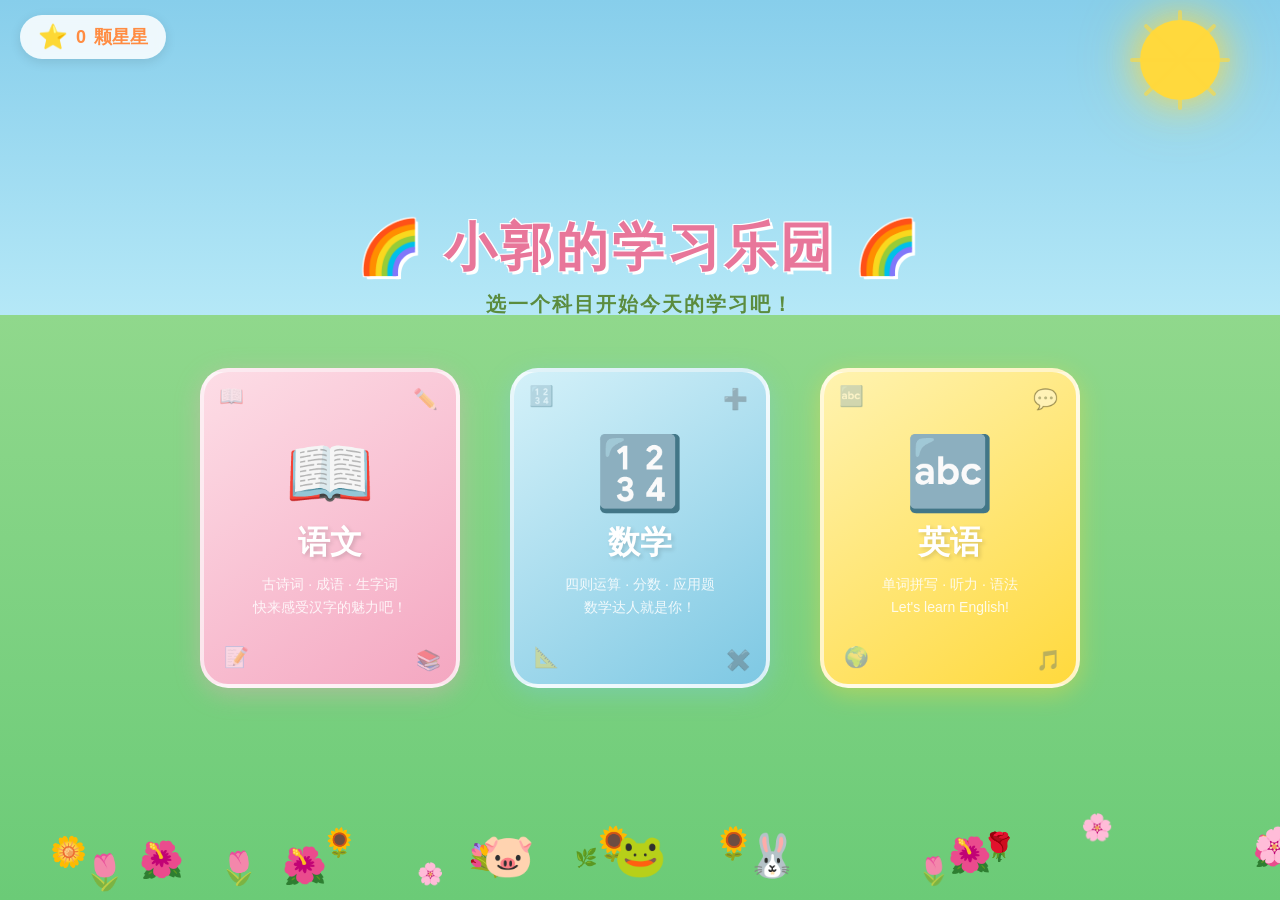
<file: index.html>
<!DOCTYPE html>
<html lang="zh-CN">
<head>
<meta charset="UTF-8">
<meta name="viewport" content="width=device-width, initial-scale=1.0">
<title>小郭的学习乐园 🌈</title>
<link rel="stylesheet" href="css/common.css">
<link rel="stylesheet" href="css/index.css">
</head>
<body>

<!-- 天空装饰 -->
<div class="sun">
  <div class="sun-ray" style="transform: translate(-50%, -50%) rotate(0deg);"></div>
  <div class="sun-ray" style="transform: translate(-50%, -50%) rotate(45deg);"></div>
  <div class="sun-ray" style="transform: translate(-50%, -50%) rotate(90deg);"></div>
  <div class="sun-ray" style="transform: translate(-50%, -50%) rotate(135deg);"></div>
</div>
<div class="cloud cloud-1"></div>
<div class="cloud cloud-2"></div>
<div class="cloud cloud-3"></div>

<!-- 草地上的小花 -->
<div class="flowers" id="flowers"></div>

<!-- 星星积分 -->
<div class="star-bar">
  <span class="star-icon">⭐</span>
  <span id="starCount">0</span> 颗星星
</div>

<!-- 主内容 -->
<div class="container">
  <div class="title-area">
    <div class="main-title">🌈 小郭的学习乐园 🌈</div>
    <div class="sub-title">选一个科目开始今天的学习吧！</div>
  </div>

  <div class="cards-area">
    <!-- 语文卡片 -->
    <div class="subject-card card-chinese" onclick="selectSubject('chinese', event)">
      <span class="card-decoration">📖</span>
      <span class="card-decoration">✏️</span>
      <span class="card-decoration">📝</span>
      <span class="card-decoration">📚</span>
      <div class="card-icon">📖</div>
      <div class="card-title">语文</div>
      <div class="card-desc">古诗词 · 成语 · 生字词<br>快来感受汉字的魅力吧！</div>
    </div>

    <!-- 数学卡片 -->
    <div class="subject-card card-math" onclick="selectSubject('math', event)">
      <span class="card-decoration">🔢</span>
      <span class="card-decoration">➕</span>
      <span class="card-decoration">📐</span>
      <span class="card-decoration">✖️</span>
      <div class="card-icon">🔢</div>
      <div class="card-title">数学</div>
      <div class="card-desc">四则运算 · 分数 · 应用题<br>数学达人就是你！</div>
    </div>

    <!-- 英语卡片 -->
    <div class="subject-card card-english" onclick="selectSubject('english', event)">
      <span class="card-decoration">🔤</span>
      <span class="card-decoration">💬</span>
      <span class="card-decoration">🌍</span>
      <span class="card-decoration">🎵</span>
      <div class="card-icon">🔤</div>
      <div class="card-title">英语</div>
      <div class="card-desc">单词拼写 · 听力 · 语法<br>Let's learn English!</div>
    </div>
  </div>
</div>

<!-- 底部小动物 -->
<div class="bottom-animals">
  <div class="animal" onclick="animalClick(this, '🐷')">🐷</div>
  <div class="animal" onclick="animalClick(this, '🐸')">🐸</div>
  <div class="animal" onclick="animalClick(this, '🐰')">🐰</div>
</div>

<!-- Toast 提示 -->
<div class="toast" id="toast">
  <span class="toast-emoji" id="toastEmoji"></span>
  <span id="toastText"></span>
</div>

<script src="js/common.js"></script>
<script src="js/index.js"></script>
</body>
</html>
</file>
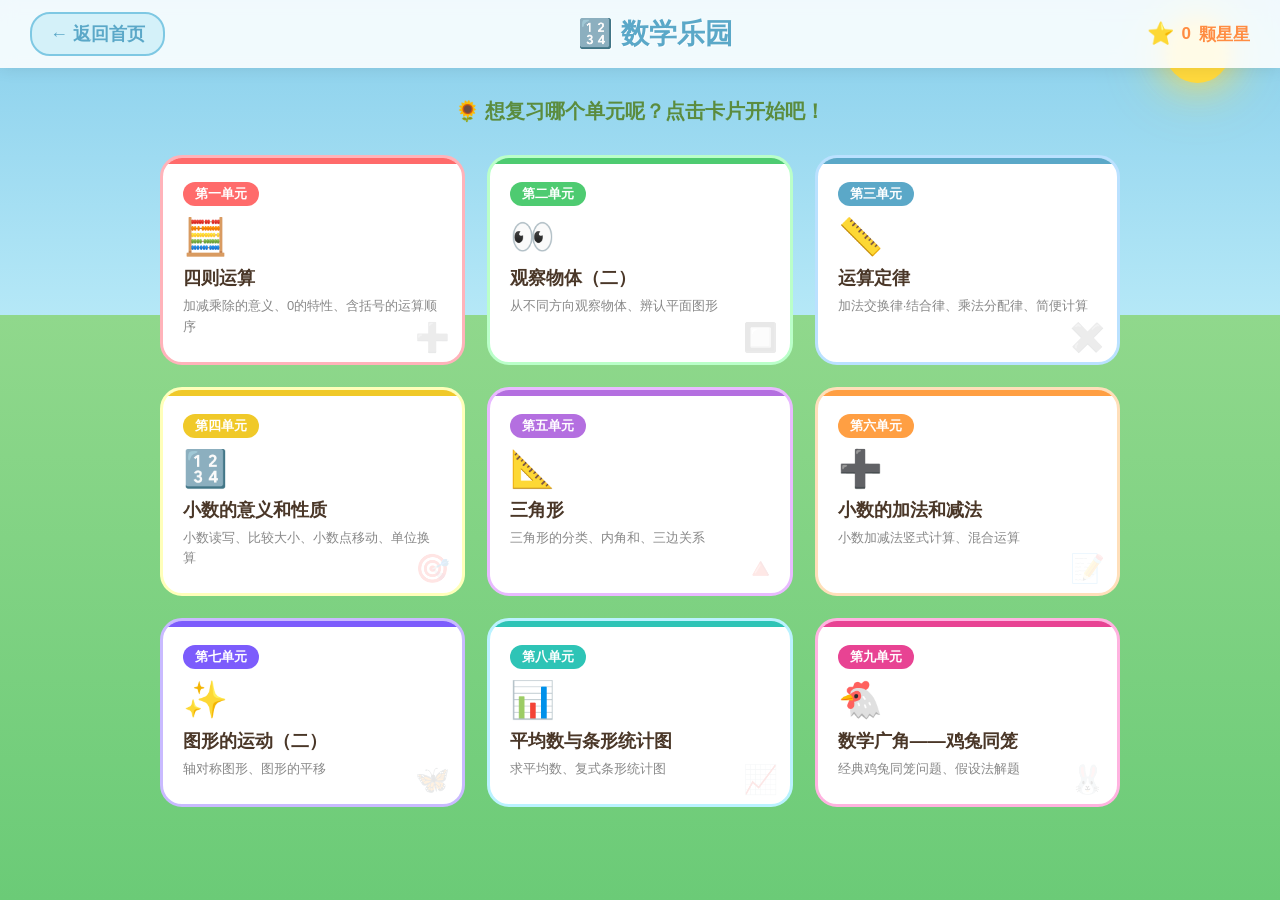
<file: math/index.html>
<!DOCTYPE html>
<html lang="zh-CN">
<head>
<meta charset="UTF-8">
<meta name="viewport" content="width=device-width, initial-scale=1.0">
<title>🔢 数学乐园 - 小郭的学习乐园</title>
<link rel="stylesheet" href="../css/common.css">
<link rel="stylesheet" href="css/math.css">
</head>
<body>

<!-- 天空装饰 -->
<div class="sun"></div>
<div class="cloud cloud-1"></div>
<div class="cloud cloud-2"></div>

<!-- 顶部导航 -->
<div class="top-bar">
  <a class="back-btn" href="../index.html">← 返回首页</a>
  <div class="page-title">🔢 数学乐园</div>
  <div class="star-bar">
    <span class="star-icon">⭐</span>
    <span id="starCount">0</span> 颗星星
  </div>
</div>

<!-- 主内容 -->
<div class="main-content">
  <div class="welcome-text">🌻 想复习哪个单元呢？点击卡片开始吧！</div>

  <div class="unit-grid">

    <!-- 第一单元 -->
    <div class="unit-card" data-unit="1" onclick="selectUnit(1, event)">
      <span class="unit-number">第一单元</span>
      <span class="unit-icon">🧮</span>
      <div class="unit-name">四则运算</div>
      <div class="unit-desc">加减乘除的意义、0的特性、含括号的运算顺序</div>
      <span class="corner-deco">➕</span>
    </div>

    <!-- 第二单元 -->
    <div class="unit-card" data-unit="2" onclick="selectUnit(2, event)">
      <span class="unit-number">第二单元</span>
      <span class="unit-icon">👀</span>
      <div class="unit-name">观察物体（二）</div>
      <div class="unit-desc">从不同方向观察物体、辨认平面图形</div>
      <span class="corner-deco">🔲</span>
    </div>

    <!-- 第三单元 -->
    <div class="unit-card" data-unit="3" onclick="selectUnit(3, event)">
      <span class="unit-number">第三单元</span>
      <span class="unit-icon">📏</span>
      <div class="unit-name">运算定律</div>
      <div class="unit-desc">加法交换律·结合律、乘法分配律、简便计算</div>
      <span class="corner-deco">✖️</span>
    </div>

    <!-- 第四单元 -->
    <div class="unit-card" data-unit="4" onclick="selectUnit(4, event)">
      <span class="unit-number">第四单元</span>
      <span class="unit-icon">🔢</span>
      <div class="unit-name">小数的意义和性质</div>
      <div class="unit-desc">小数读写、比较大小、小数点移动、单位换算</div>
      <span class="corner-deco">🎯</span>
    </div>

    <!-- 第五单元 -->
    <div class="unit-card" data-unit="5" onclick="selectUnit(5, event)">
      <span class="unit-number">第五单元</span>
      <span class="unit-icon">📐</span>
      <div class="unit-name">三角形</div>
      <div class="unit-desc">三角形的分类、内角和、三边关系</div>
      <span class="corner-deco">🔺</span>
    </div>

    <!-- 第六单元 -->
    <div class="unit-card" data-unit="6" onclick="selectUnit(6, event)">
      <span class="unit-number">第六单元</span>
      <span class="unit-icon">➕</span>
      <div class="unit-name">小数的加法和减法</div>
      <div class="unit-desc">小数加减法竖式计算、混合运算</div>
      <span class="corner-deco">📝</span>
    </div>

    <!-- 第七单元 -->
    <div class="unit-card" data-unit="7" onclick="selectUnit(7, event)">
      <span class="unit-number">第七单元</span>
      <span class="unit-icon">✨</span>
      <div class="unit-name">图形的运动（二）</div>
      <div class="unit-desc">轴对称图形、图形的平移</div>
      <span class="corner-deco">🦋</span>
    </div>

    <!-- 第八单元 -->
    <div class="unit-card" data-unit="8" onclick="selectUnit(8, event)">
      <span class="unit-number">第八单元</span>
      <span class="unit-icon">📊</span>
      <div class="unit-name">平均数与条形统计图</div>
      <div class="unit-desc">求平均数、复式条形统计图</div>
      <span class="corner-deco">📈</span>
    </div>

    <!-- 第九单元 -->
    <div class="unit-card" data-unit="9" onclick="selectUnit(9, event)">
      <span class="unit-number">第九单元</span>
      <span class="unit-icon">🐔</span>
      <div class="unit-name">数学广角——鸡兔同笼</div>
      <div class="unit-desc">经典鸡兔同笼问题、假设法解题</div>
      <span class="corner-deco">🐰</span>
    </div>

  </div>
</div>

<!-- Toast -->
<div class="toast" id="toast">
  <span class="toast-emoji" id="toastEmoji"></span>
  <span id="toastText"></span>
</div>

<script src="../js/common.js"></script>
<script src="js/math.js"></script>
</body>
</html>
</file>
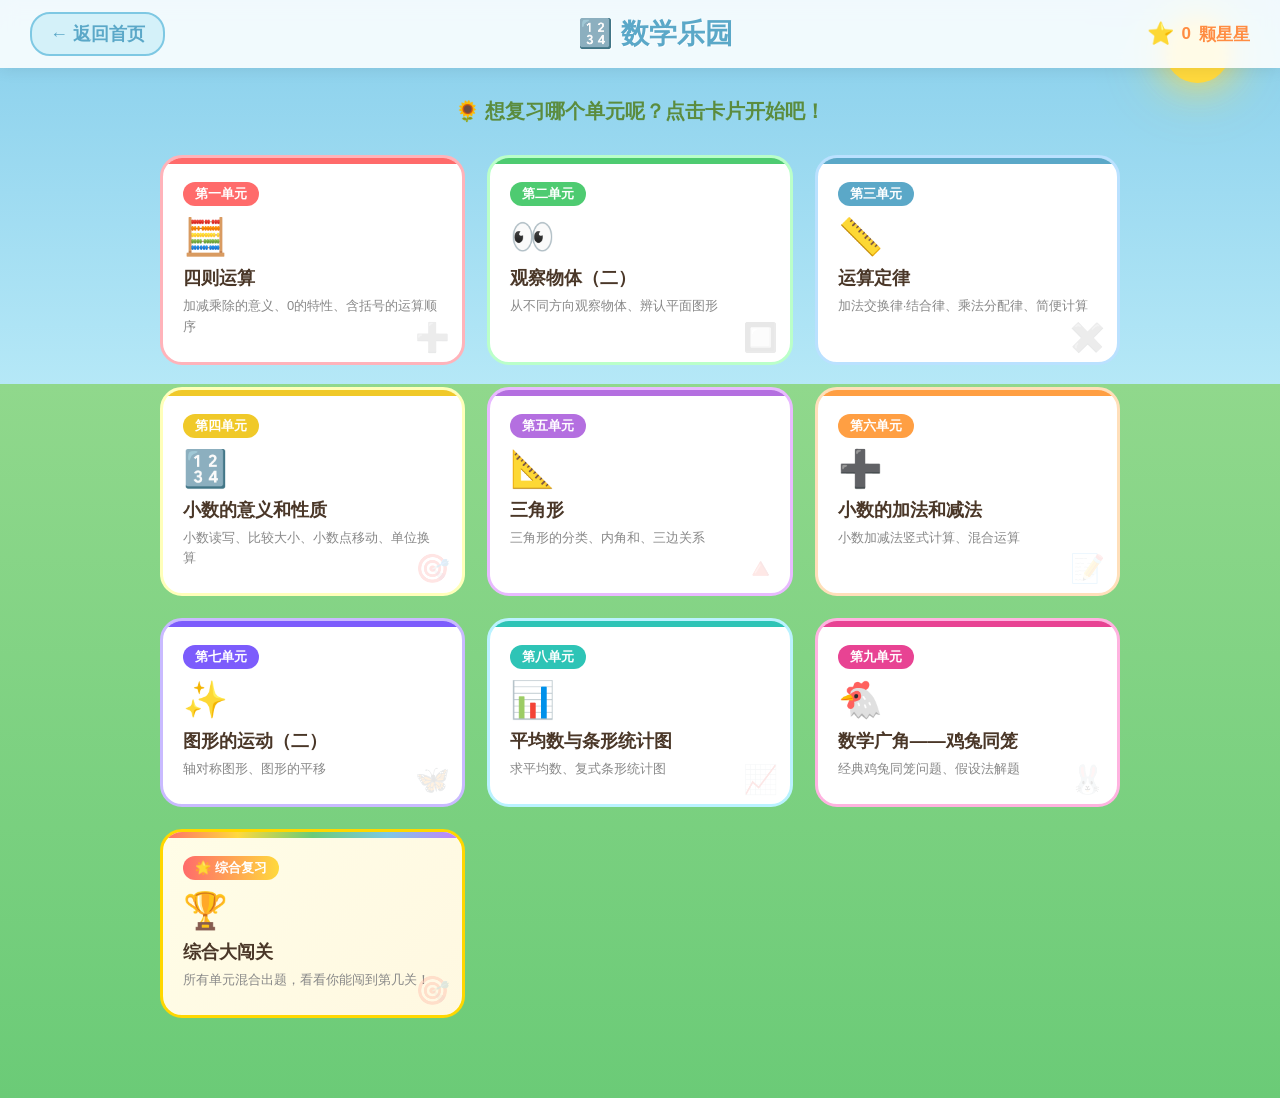
<file: math.html>
<!DOCTYPE html>
<html lang="zh-CN">
<head>
<meta charset="UTF-8">
<meta name="viewport" content="width=device-width, initial-scale=1.0">
<title>🔢 数学乐园 - 小郭的学习乐园</title>
<link rel="stylesheet" href="css/common.css">
<link rel="stylesheet" href="css/math.css">
</head>
<body>

<!-- 天空装饰 -->
<div class="sun"></div>
<div class="cloud cloud-1"></div>
<div class="cloud cloud-2"></div>

<!-- 顶部导航 -->
<div class="top-bar">
  <a class="back-btn" href="index.html">← 返回首页</a>
  <div class="page-title">🔢 数学乐园</div>
  <div class="star-bar">
    <span class="star-icon">⭐</span>
    <span id="starCount">0</span> 颗星星
  </div>
</div>

<!-- 主内容 -->
<div class="main-content">
  <div class="welcome-text">🌻 想复习哪个单元呢？点击卡片开始吧！</div>

  <div class="unit-grid">

    <!-- 第一单元 -->
    <div class="unit-card" data-unit="1" onclick="selectUnit(1, event)">
      <span class="unit-number">第一单元</span>
      <span class="unit-icon">🧮</span>
      <div class="unit-name">四则运算</div>
      <div class="unit-desc">加减乘除的意义、0的特性、含括号的运算顺序</div>
      <span class="corner-deco">➕</span>
    </div>

    <!-- 第二单元 -->
    <div class="unit-card" data-unit="2" onclick="selectUnit(2, event)">
      <span class="unit-number">第二单元</span>
      <span class="unit-icon">👀</span>
      <div class="unit-name">观察物体（二）</div>
      <div class="unit-desc">从不同方向观察物体、辨认平面图形</div>
      <span class="corner-deco">🔲</span>
    </div>

    <!-- 第三单元 -->
    <div class="unit-card" data-unit="3" onclick="selectUnit(3, event)">
      <span class="unit-number">第三单元</span>
      <span class="unit-icon">📏</span>
      <div class="unit-name">运算定律</div>
      <div class="unit-desc">加法交换律·结合律、乘法分配律、简便计算</div>
      <span class="corner-deco">✖️</span>
    </div>

    <!-- 第四单元 -->
    <div class="unit-card" data-unit="4" onclick="selectUnit(4, event)">
      <span class="unit-number">第四单元</span>
      <span class="unit-icon">🔢</span>
      <div class="unit-name">小数的意义和性质</div>
      <div class="unit-desc">小数读写、比较大小、小数点移动、单位换算</div>
      <span class="corner-deco">🎯</span>
    </div>

    <!-- 第五单元 -->
    <div class="unit-card" data-unit="5" onclick="selectUnit(5, event)">
      <span class="unit-number">第五单元</span>
      <span class="unit-icon">📐</span>
      <div class="unit-name">三角形</div>
      <div class="unit-desc">三角形的分类、内角和、三边关系</div>
      <span class="corner-deco">🔺</span>
    </div>

    <!-- 第六单元 -->
    <div class="unit-card" data-unit="6" onclick="selectUnit(6, event)">
      <span class="unit-number">第六单元</span>
      <span class="unit-icon">➕</span>
      <div class="unit-name">小数的加法和减法</div>
      <div class="unit-desc">小数加减法竖式计算、混合运算</div>
      <span class="corner-deco">📝</span>
    </div>

    <!-- 第七单元 -->
    <div class="unit-card" data-unit="7" onclick="selectUnit(7, event)">
      <span class="unit-number">第七单元</span>
      <span class="unit-icon">✨</span>
      <div class="unit-name">图形的运动（二）</div>
      <div class="unit-desc">轴对称图形、图形的平移</div>
      <span class="corner-deco">🦋</span>
    </div>

    <!-- 第八单元 -->
    <div class="unit-card" data-unit="8" onclick="selectUnit(8, event)">
      <span class="unit-number">第八单元</span>
      <span class="unit-icon">📊</span>
      <div class="unit-name">平均数与条形统计图</div>
      <div class="unit-desc">求平均数、复式条形统计图</div>
      <span class="corner-deco">📈</span>
    </div>

    <!-- 第九单元 -->
    <div class="unit-card" data-unit="9" onclick="selectUnit(9, event)">
      <span class="unit-number">第九单元</span>
      <span class="unit-icon">🐔</span>
      <div class="unit-name">数学广角——鸡兔同笼</div>
      <div class="unit-desc">经典鸡兔同笼问题、假设法解题</div>
      <span class="corner-deco">🐰</span>
    </div>

    <!-- 综合复习 -->
    <div class="unit-card" data-unit="review" onclick="selectUnit('review', event)">
      <span class="unit-number">🌟 综合复习</span>
      <span class="unit-icon">🏆</span>
      <div class="unit-name">综合大闯关</div>
      <div class="unit-desc">所有单元混合出题，看看你能闯到第几关！</div>
      <span class="corner-deco">🎯</span>
    </div>

  </div>
</div>

<!-- Toast -->
<div class="toast" id="toast">
  <span class="toast-emoji" id="toastEmoji"></span>
  <span id="toastText"></span>
</div>

<script src="js/common.js"></script>
<script src="js/math.js"></script>
</body>
</html>
</file>
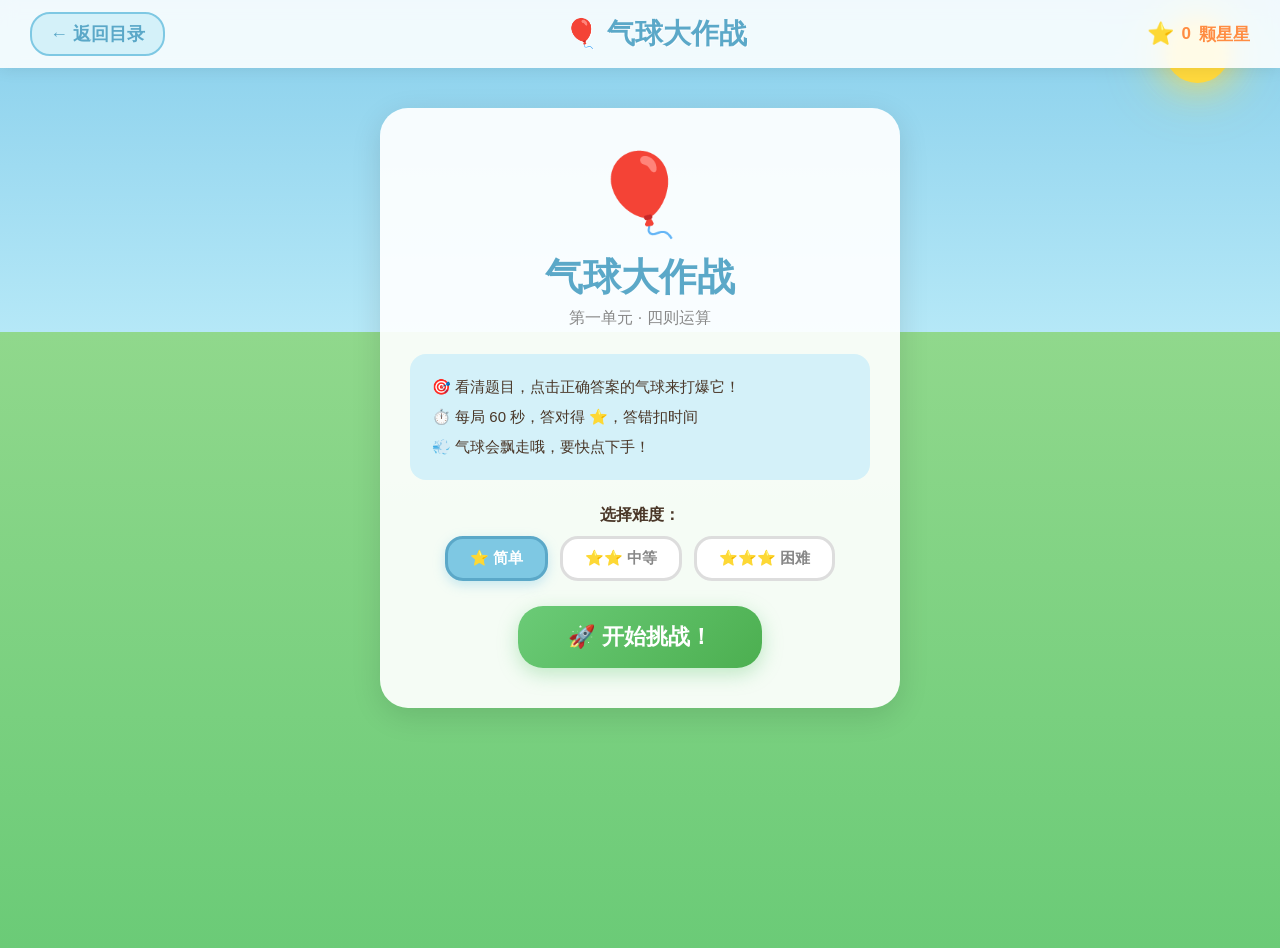
<file: unit1.html>
<!DOCTYPE html>
<html lang="zh-CN">
<head>
<meta charset="UTF-8">
<meta name="viewport" content="width=device-width, initial-scale=1.0">
<title>🎈 气球大作战 - 四则运算</title>
<link rel="stylesheet" href="css/common.css">
<link rel="stylesheet" href="css/math.css">
<link rel="stylesheet" href="css/unit1.css">
</head>
<body>

<!-- 天空装饰 -->
<div class="sun"></div>
<div class="cloud cloud-1"></div>
<div class="cloud cloud-2"></div>

<!-- 顶部导航栏 -->
<div class="top-bar">
  <a class="back-btn" href="math.html">← 返回目录</a>
  <div class="page-title">🎈 气球大作战</div>
  <div class="star-bar">
    <span class="star-icon">⭐</span>
    <span id="starCount">0</span> 颗星星
  </div>
</div>

<!-- ========== 开始画面 ========== -->
<div class="game-screen" id="startScreen">
  <div class="start-content">
    <div class="game-logo">🎈</div>
    <div class="game-title">气球大作战</div>
    <div class="game-subtitle">第一单元 · 四则运算</div>
    <div class="game-rules">
      <p>🎯 看清题目，点击正确答案的气球来打爆它！</p>
      <p>⏱️ 每局 60 秒，答对得 ⭐，答错扣时间</p>
      <p>💨 气球会飘走哦，要快点下手！</p>
    </div>
    <div class="difficulty-select">
      <div class="diff-label">选择难度：</div>
      <div class="diff-buttons">
        <button class="diff-btn active" data-diff="1">⭐ 简单</button>
        <button class="diff-btn" data-diff="2">⭐⭐ 中等</button>
        <button class="diff-btn" data-diff="3">⭐⭐⭐ 困难</button>
      </div>
    </div>
    <button class="start-btn" onclick="startGame()">🚀 开始挑战！</button>
  </div>
</div>

<!-- ========== 游戏画面 ========== -->
<div class="game-screen hidden" id="gameScreen">
  <!-- HUD -->
  <div class="game-hud">
    <div class="hud-item hud-score">🏆 <span id="scoreDisplay">0</span> 分</div>
    <div class="hud-item hud-combo" id="comboDisplay"></div>
    <div class="hud-item hud-timer">⏱️ <span id="timerDisplay">60</span>s</div>
  </div>

  <!-- 题目区 -->
  <div class="question-area" id="questionArea">
    <div class="question-text" id="questionText"></div>
    <div class="question-hint" id="questionHint"></div>
  </div>

  <!-- 气球区域 -->
  <div class="balloon-field" id="balloonField"></div>
</div>

<!-- ========== 结算画面 ========== -->
<div class="game-screen hidden" id="resultScreen">
  <div class="result-content">
    <div class="result-emoji" id="resultEmoji">🎉</div>
    <div class="result-title" id="resultTitle">太棒了！</div>
    <div class="result-stats">
      <div class="stat-row">
        <span class="stat-label">得分</span>
        <span class="stat-value" id="resultScore">0</span>
      </div>
      <div class="stat-row">
        <span class="stat-label">正确</span>
        <span class="stat-value" id="resultCorrect">0</span>
      </div>
      <div class="stat-row">
        <span class="stat-label">错误</span>
        <span class="stat-value" id="resultWrong">0</span>
      </div>
      <div class="stat-row">
        <span class="stat-label">正确率</span>
        <span class="stat-value" id="resultRate">0%</span>
      </div>
      <div class="stat-row">
        <span class="stat-label">获得星星</span>
        <span class="stat-value star-value" id="resultStars">⭐ 0</span>
      </div>
    </div>
    <div class="result-buttons">
      <button class="replay-btn" onclick="restartGame()">🔄 再来一局</button>
      <a class="back-btn-result" href="math.html">🏠 返回目录</a>
    </div>
  </div>
</div>

<!-- Toast -->
<div class="toast" id="toast">
  <span class="toast-emoji" id="toastEmoji"></span>
  <span id="toastText"></span>
</div>

<script src="js/common.js"></script>
<script src="js/unit1.js"></script>
</body>
</html>
</file>
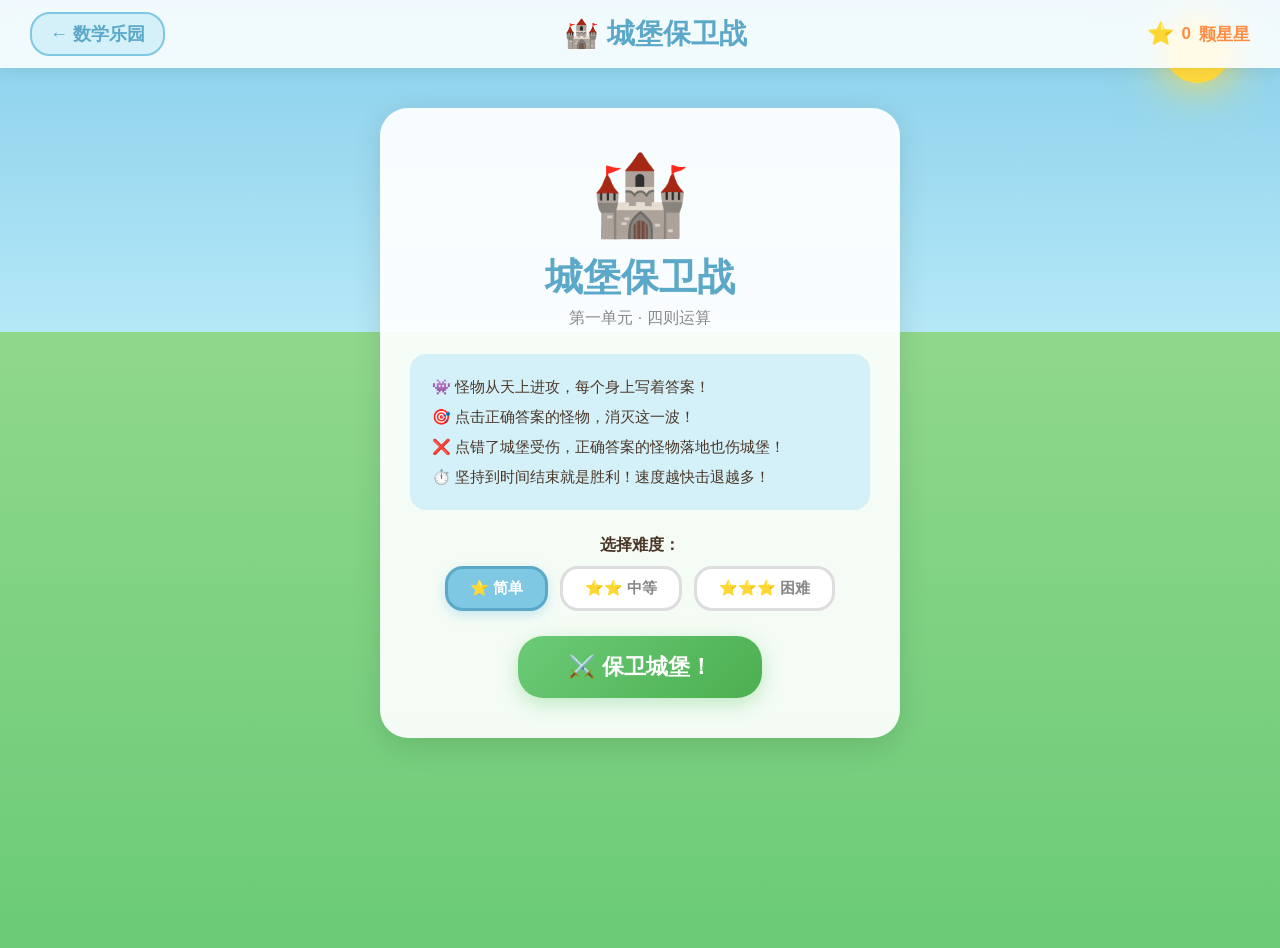
<file: math/unit1.html>
<!DOCTYPE html>
<html lang="zh-CN">
<head>
<meta charset="UTF-8">
<meta name="viewport" content="width=device-width, initial-scale=1.0">
<title>🏰 城堡保卫战 - 四则运算</title>
<link rel="stylesheet" href="../css/common.css">
<link rel="stylesheet" href="css/math.css">
<link rel="stylesheet" href="css/unit1.css">
</head>
<body>

<!-- 天空装饰 -->
<div class="sun"></div>
<div class="cloud cloud-1"></div>
<div class="cloud cloud-2"></div>

<!-- 顶部导航栏 -->
<div class="top-bar">
  <a class="back-btn" href="index.html">← 数学乐园</a>
  <div class="page-title">🏰 城堡保卫战</div>
  <div class="star-bar">
    <span class="star-icon">⭐</span>
    <span id="starCount">0</span> 颗星星
  </div>
</div>

<!-- ========== 开始画面 ========== -->
<div class="game-screen" id="startScreen">
  <div class="start-content">
    <div class="game-logo">🏰</div>
    <div class="game-title">城堡保卫战</div>
    <div class="game-subtitle">第一单元 · 四则运算</div>
    <div class="game-rules">
      <p>👾 怪物从天上进攻，每个身上写着答案！</p>
      <p>🎯 点击正确答案的怪物，消灭这一波！</p>
      <p>❌ 点错了城堡受伤，正确答案的怪物落地也伤城堡！</p>
      <p>⏱️ 坚持到时间结束就是胜利！速度越快击退越多！</p>
    </div>
    <div class="difficulty-select">
      <div class="diff-label">选择难度：</div>
      <div class="diff-buttons">
        <button class="diff-btn active" data-diff="1">⭐ 简单</button>
        <button class="diff-btn" data-diff="2">⭐⭐ 中等</button>
        <button class="diff-btn" data-diff="3">⭐⭐⭐ 困难</button>
      </div>
    </div>
    <button class="start-btn" onclick="startGame()">⚔️ 保卫城堡！</button>
  </div>
</div>

<!-- ========== 游戏画面（从上到下） ========== -->
<div class="game-screen hidden" id="gameScreen">

  <!-- 1. HUD信息栏 -->
  <div class="game-hud">
    <div class="hud-item hud-wave">🌊 第 <span id="waveDisplay">0</span> 波</div>
    <div class="hud-item hud-score">🏆 <span id="scoreDisplay">0</span></div>
    <div class="hud-item hud-combo" id="comboDisplay"></div>
    <div class="hud-item hud-timer">⏱️ <span id="timerDisplay">90</span>s</div>
  </div>

  <!-- 2. 战场区域（怪物从上往下掉） -->
  <div class="battlefield" id="battlefield"></div>

  <!-- 3. 血量显示 + 城堡 -->
  <div class="castle" id="castle">
    <div class="castle-hp">
      <span id="hpHearts">❤️❤️❤️❤️❤️</span>
    </div>
    <div class="castle-hp-bar">
      <div class="castle-hp-fill" id="hpBar"></div>
    </div>
    <div class="castle-body">🏰</div>
  </div>

  <!-- 4. 题目区域（城堡下方） -->
  <div class="question-area" id="questionArea">
    <div class="question-text" id="questionText"></div>
    <div class="question-hint" id="questionHint"></div>
  </div>

</div>

<!-- ========== 结算画面 ========== -->
<div class="game-screen hidden" id="resultScreen">
  <div class="result-content">
    <div class="result-emoji" id="resultEmoji">🎉</div>
    <div class="result-title" id="resultTitle">守城成功！</div>
    <div class="result-stats">
      <div class="stat-row">
        <span class="stat-label">胜负</span>
        <span class="stat-value" id="resultOutcome">胜利</span>
      </div>
      <div class="stat-row">
        <span class="stat-label">得分</span>
        <span class="stat-value" id="resultScore">0</span>
      </div>
      <div class="stat-row">
        <span class="stat-label">击退敌波</span>
        <span class="stat-value" id="resultWave">0</span>
      </div>
      <div class="stat-row">
        <span class="stat-label">剩余血量</span>
        <span class="stat-value" id="resultHP">0</span>
      </div>
      <div class="stat-row">
        <span class="stat-label">正确率</span>
        <span class="stat-value" id="resultRate">0%</span>
      </div>
      <div class="stat-row">
        <span class="stat-label">获得星星</span>
        <span class="stat-value star-value" id="resultStars">⭐ 0</span>
      </div>
    </div>
    <div class="result-buttons">
      <button class="replay-btn" onclick="restartGame()">🔄 再来一局</button>
      <a class="back-btn-result" href="index.html">🏠 返回数学乐园</a>
    </div>
  </div>
</div>

<!-- Toast -->
<div class="toast" id="toast">
  <span class="toast-emoji" id="toastEmoji"></span>
  <span id="toastText"></span>
</div>

<script src="../js/common.js"></script>
<script src="js/unit1.js"></script>
</body>
</html>
</file>
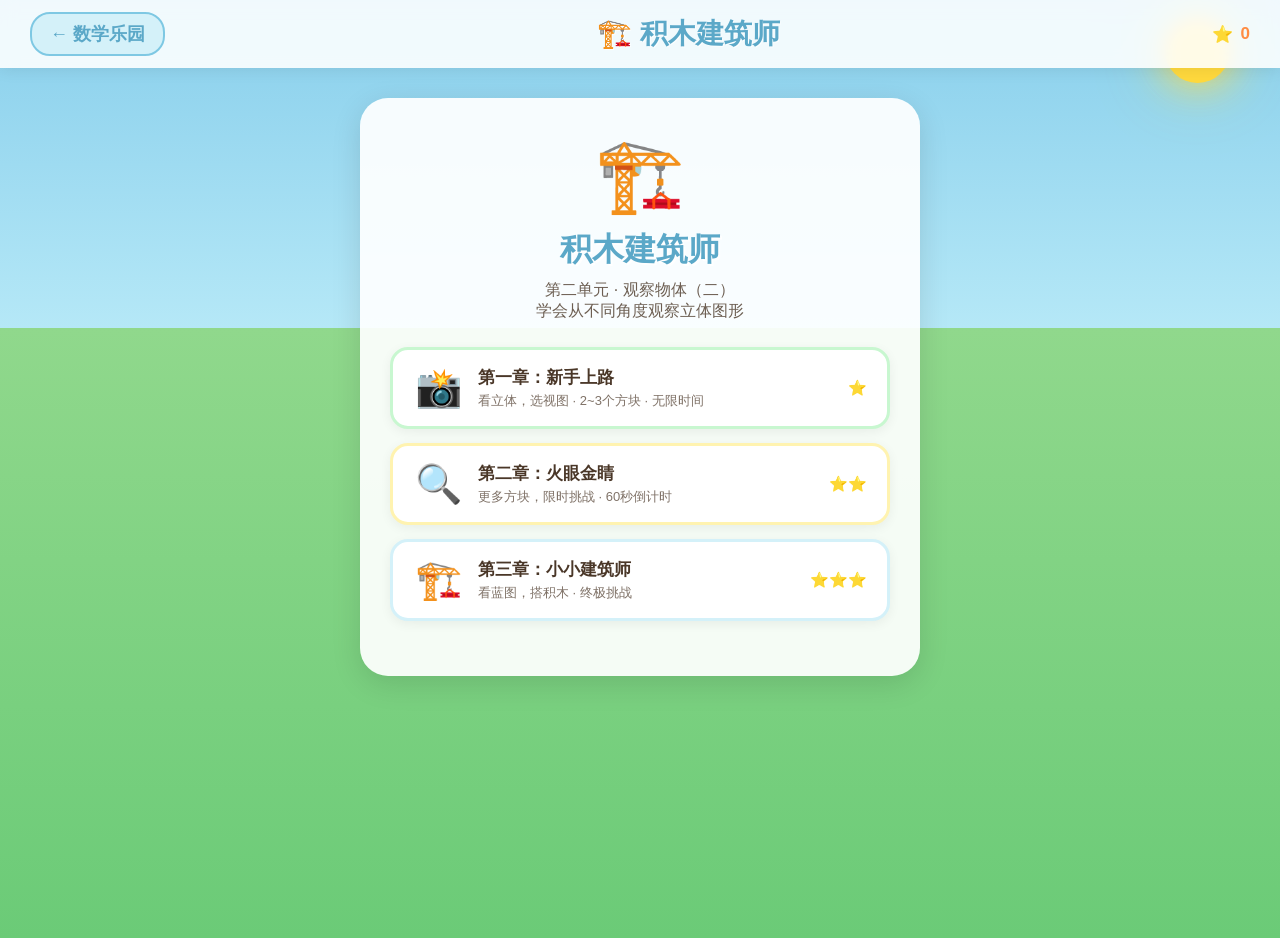
<file: math/unit2.html>
<!DOCTYPE html>
<html lang="zh-CN">
<head>
<meta charset="UTF-8">
<meta name="viewport" content="width=device-width, initial-scale=1.0">
<title>🏗️ 积木建筑师 - 观察物体（二）</title>
<link rel="stylesheet" href="../css/common.css">
<link rel="stylesheet" href="css/math.css">
<link rel="stylesheet" href="css/unit2.css">
</head>
<body>

<!-- 天空装饰 -->
<div class="sun"></div>
<div class="cloud cloud-1"></div>
<div class="cloud cloud-2"></div>

<!-- 顶部导航栏 -->
<div class="top-bar">
  <a class="back-btn" href="index.html">← 数学乐园</a>
  <div class="page-title">🏗️ 积木建筑师</div>
  <div class="star-bar">
    ⭐ <span id="starCount">0</span>
  </div>
</div>

<!-- ========== 开始画面 ========== -->
<div class="game-screen" id="startScreen">
  <div class="start-content">
    <div class="game-logo">🏗️</div>
    <div class="game-title">积木建筑师</div>
    <div class="game-subtitle">第二单元 · 观察物体（二）<br>学会从不同角度观察立体图形</div>

    <div class="chapter-grid">
      <!-- 第一章：拍照简单 -->
      <div class="chapter-card" onclick="selectChapter(1)">
        <div class="chapter-icon">📸</div>
        <div class="chapter-info">
          <div class="chapter-name">第一章：新手上路</div>
          <div class="chapter-desc">看立体，选视图 · 2~3个方块 · 无限时间</div>
        </div>
        <div class="chapter-stars">⭐</div>
      </div>

      <!-- 第二章：拍照进阶 -->
      <div class="chapter-card" onclick="selectChapter(2)">
        <div class="chapter-icon">🔍</div>
        <div class="chapter-info">
          <div class="chapter-name">第二章：火眼金睛</div>
          <div class="chapter-desc">更多方块，限时挑战 · 60秒倒计时</div>
        </div>
        <div class="chapter-stars">⭐⭐</div>
      </div>

      <!-- 第三章：建造模式 -->
      <div class="chapter-card" onclick="selectChapter(3)">
        <div class="chapter-icon">🏗️</div>
        <div class="chapter-info">
          <div class="chapter-name">第三章：小小建筑师</div>
          <div class="chapter-desc">看蓝图，搭积木 · 终极挑战</div>
        </div>
        <div class="chapter-stars">⭐⭐⭐</div>
      </div>
    </div>
  </div>
</div>

<!-- ========== 拍照模式游戏画面 ========== -->
<div class="game-screen hidden" id="gameScreen">
  <!-- HUD -->
  <div class="hud">
    <div class="hud-item" id="hearts">❤️❤️❤️</div>
    <div class="hud-item" id="scoreDisplay">🎯 0</div>
    <div class="hud-item" id="comboDisplay" style="display:none">🔥 0连击</div>
    <div class="hud-item timer-display" id="timerDisplay" style="display:none">⏱ 60s</div>
  </div>

  <!-- 进度条 -->
  <div class="progress-bar-wrap">
    <div class="progress-bar" id="progressBar"></div>
    <div class="progress-text" id="progressText">1/5</div>
  </div>

  <!-- 关卡信息 -->
  <div class="level-info" id="levelInfo">第 1 题</div>
  <div class="question-text" id="questionText">从正面看是什么形状？</div>

  <!-- 立体展示区 -->
  <div class="iso-area" id="isoContainer"></div>

  <!-- 方向颜色提示面板 -->
  <div class="direction-panel" id="directionPanel">
    <div class="dp-item" data-dir="top">
      <span class="dp-dot" style="background:#FFD93D"></span> 上面 = 黄色面
    </div>
    <div class="dp-item" data-dir="front">
      <span class="dp-dot" style="background:#F4A7C1"></span> 正面 = 粉色面
    </div>
    <div class="dp-item" data-dir="left">
      <span class="dp-dot" style="background:#7EC8E3"></span> 左面 = 蓝色面
    </div>
  </div>

  <!-- 视角切换 -->
  <div class="view-btns" id="viewBtns"></div>

  <!-- 选项区 -->
  <div class="options-container" id="optionsContainer"></div>

  <!-- 提示按钮 -->
  <div style="text-align:center">
    <button class="hint-btn" id="hintBtn">💡 需要提示</button>
  </div>
</div>

<!-- ========== 建造模式游戏画面 ========== -->
<div class="game-screen hidden" id="buildScreen">
  <!-- 进度条 -->
  <div class="progress-bar-wrap">
    <div class="progress-bar" id="buildProgressBar"></div>
    <div class="progress-text" id="buildProgressText">1/5</div>
  </div>

  <div class="level-info" id="buildLevelInfo">第 1 关</div>
  <div class="question-text" id="buildDesc">根据视图搭建积木</div>

  <div class="build-layout">
    <!-- 蓝图区 -->
    <div class="blueprint-area">
      <div class="blueprint-title">📋 蓝图</div>
      <div class="blueprint-container" id="blueprintContainer"></div>
    </div>

    <!-- 搭建区 -->
    <div class="build-area">
      <div class="build-area-title">🔨 搭建区</div>
      <div id="buildGridContainer"></div>
    </div>

    <!-- 预览区 -->
    <div class="preview-area">
      <div class="preview-title">👁️ 实时预览</div>
      <div class="preview-box" id="buildPreview">
        <div class="preview-empty">搭建区为空，点击网格开始搭建！</div>
      </div>
    </div>
  </div>
</div>

<!-- ========== 结果画面 ========== -->
<div class="game-screen hidden" id="resultScreen">
  <div class="result-content">
    <div class="result-emoji" id="resultEmoji">🏆</div>
    <div class="result-title" id="resultTitle">闯关成功！</div>
    <div id="resultStats"></div>
    <div class="result-btns">
      <button class="result-btn btn-retry" onclick="restartGame()">🔄 再来一次</button>
      <a class="result-btn btn-back" href="index.html">🏠 返回数学乐园</a>
    </div>
  </div>
</div>

<!-- Toast -->
<div class="toast" id="toast">
  <span class="toast-emoji" id="toastEmoji"></span>
  <span id="toastText"></span>
</div>

<script src="../js/common.js"></script>
<script src="js/unit2.js"></script>
</body>
</html>
</file>
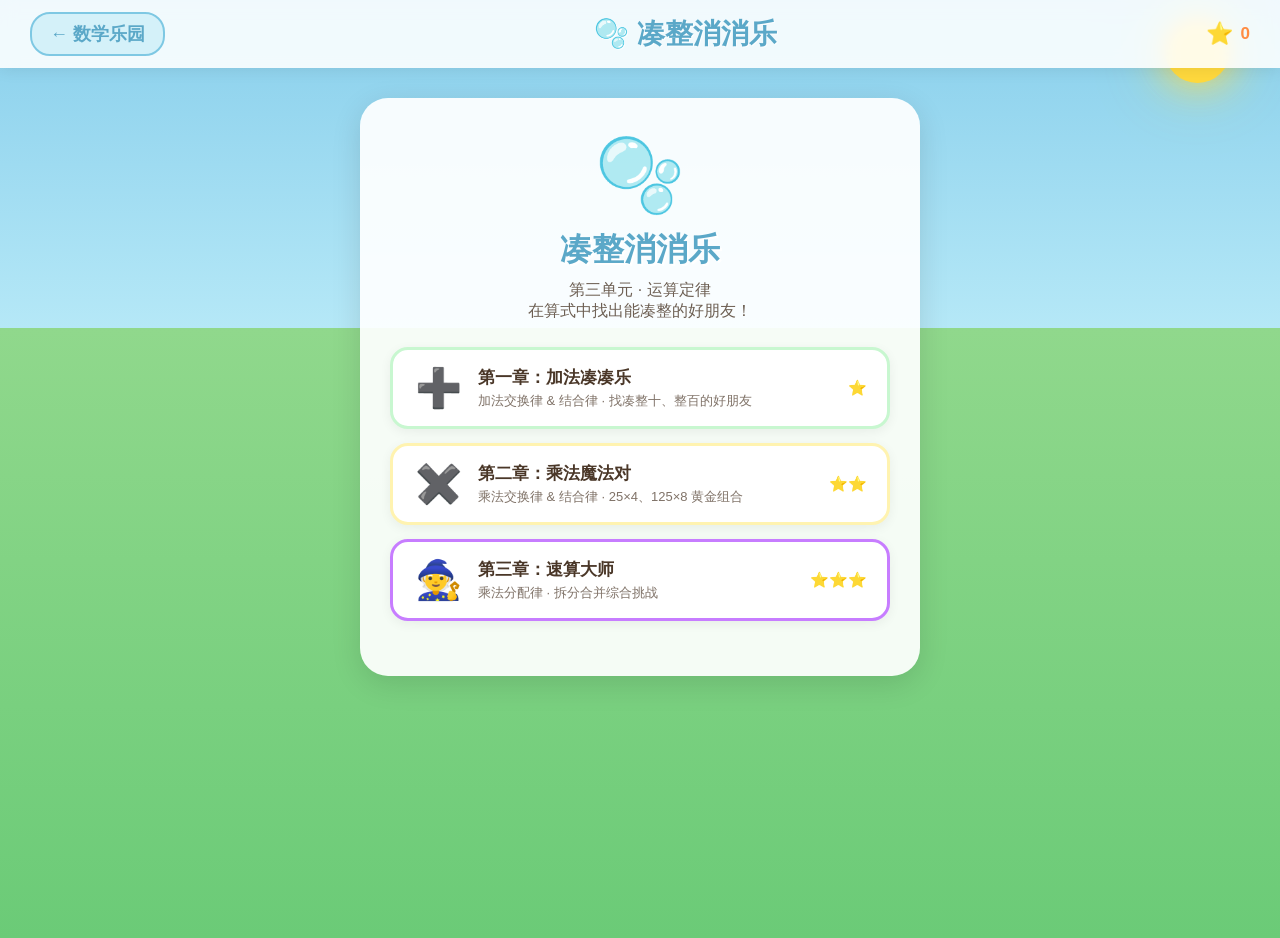
<file: math/unit3.html>
<!DOCTYPE html>
<html lang="zh-CN">
<head>
<meta charset="UTF-8">
<meta name="viewport" content="width=device-width, initial-scale=1.0">
<title>🫧 凑整消消乐 - 运算定律</title>
<link rel="stylesheet" href="../css/common.css">
<link rel="stylesheet" href="css/math.css">
<link rel="stylesheet" href="css/unit3.css">
</head>
<body>

<!-- 天空装饰 -->
<div class="sun"></div>
<div class="cloud cloud-1"></div>
<div class="cloud cloud-2"></div>

<!-- 顶部导航栏 -->
<div class="top-bar">
  <a class="back-btn" href="index.html">← 数学乐园</a>
  <div class="page-title">🫧 凑整消消乐</div>
  <div class="star-bar">
    <span class="star-icon">⭐</span>
    <span id="starCount">0</span>
  </div>
</div>

<!-- ========== 开始画面 ========== -->
<div class="game-screen" id="startScreen">
  <div class="start-content">
    <div class="game-logo">🫧</div>
    <div class="game-title">凑整消消乐</div>
    <div class="game-subtitle">第三单元 · 运算定律<br>在算式中找出能凑整的好朋友！</div>

    <div class="chapter-grid">
      <div class="chapter-card" onclick="selectChapter(1, event)">
        <div class="chapter-icon">➕</div>
        <div class="chapter-info">
          <div class="chapter-name">第一章：加法凑凑乐</div>
          <div class="chapter-desc">加法交换律 &amp; 结合律 · 找凑整十、整百的好朋友</div>
        </div>
        <div class="chapter-stars">⭐</div>
      </div>
      <div class="chapter-card" onclick="selectChapter(2, event)">
        <div class="chapter-icon">✖️</div>
        <div class="chapter-info">
          <div class="chapter-name">第二章：乘法魔法对</div>
          <div class="chapter-desc">乘法交换律 &amp; 结合律 · 25×4、125×8 黄金组合</div>
        </div>
        <div class="chapter-stars">⭐⭐</div>
      </div>
      <div class="chapter-card" onclick="selectChapter(3, event)">
        <div class="chapter-icon">🧙</div>
        <div class="chapter-info">
          <div class="chapter-name">第三章：速算大师</div>
          <div class="chapter-desc">乘法分配律 · 拆分合并综合挑战</div>
        </div>
        <div class="chapter-stars">⭐⭐⭐</div>
      </div>
    </div>
  </div>
</div>

<!-- ========== 游戏画面 ========== -->
<div class="game-screen hidden" id="gameScreen">
  <!-- HUD -->
  <div class="hud">
    <div class="hud-item" id="heartsDisplay">❤️❤️❤️</div>
    <div class="hud-item">🎯 <span id="scoreDisplay">0</span></div>
    <div class="hud-item" id="comboDisplay"></div>
  </div>

  <!-- 进度条 -->
  <div class="progress-bar-wrap">
    <div class="progress-bar" id="progressBar"></div>
    <div class="progress-text" id="progressText">1/5</div>
  </div>

  <!-- 关卡信息 -->
  <div class="level-info" id="levelInfo">第 1 关</div>
  <div class="question-text" id="questionText">找出能凑整的好朋友！</div>

  <!-- 公式操作区（主交互区） -->
  <div class="formula-stage" id="formulaStage"></div>

  <!-- 简算过程展示 -->
  <div class="simplify-area" id="simplifySteps"></div>

  <!-- 操作提示 -->
  <div class="action-hint" id="actionHint">👆 点击算式中两个能凑整的数字！</div>
</div>

<!-- ========== 结果画面 ========== -->
<div class="game-screen hidden" id="resultScreen">
  <div class="result-content">
    <div class="result-emoji" id="resultEmoji">🎉</div>
    <div class="result-title" id="resultTitle">闯关成功！</div>
    <div id="resultStats"></div>
    <div class="result-btns">
      <button class="result-btn btn-retry" onclick="restartGame()">🔄 再来一次</button>
      <a class="result-btn btn-back" href="index.html">🏠 返回数学乐园</a>
    </div>
  </div>
</div>

<!-- Toast -->
<div class="toast" id="toast">
  <span class="toast-emoji" id="toastEmoji"></span>
  <span id="toastText"></span>
</div>

<script src="../js/common.js"></script>
<script src="js/unit3.js"></script>
</body>
</html>
</file>
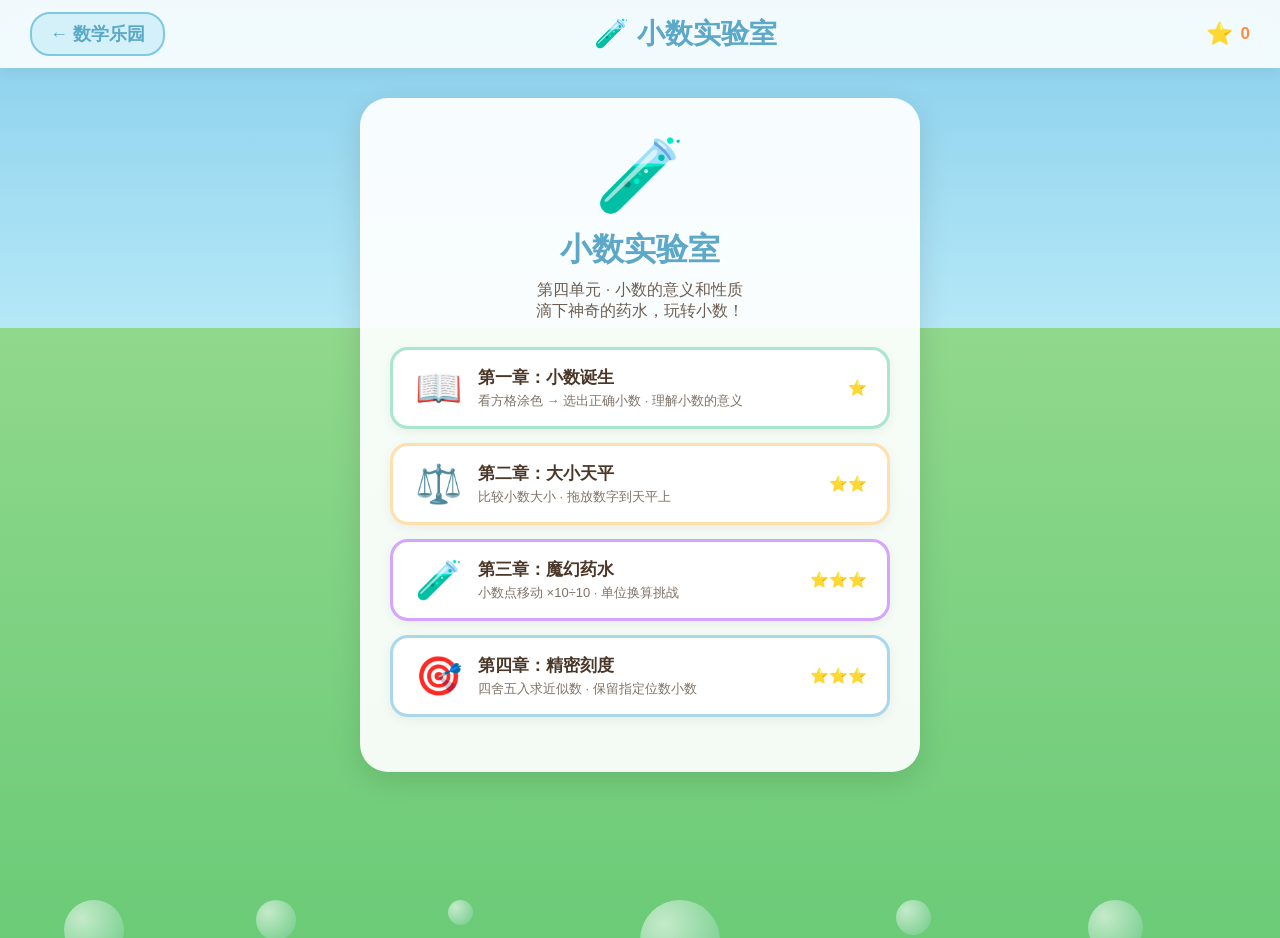
<file: math/unit4.html>
<!DOCTYPE html>
<html lang="zh-CN">
<head>
<meta charset="UTF-8">
<meta name="viewport" content="width=device-width, initial-scale=1.0">
<title>🧪 小数实验室 - 小数的意义和性质</title>
<link rel="stylesheet" href="../css/common.css">
<link rel="stylesheet" href="css/math.css">
<link rel="stylesheet" href="css/unit4.css">
</head>
<body>

<!-- 实验室气泡背景装饰 -->
<div class="lab-bubble lb-1"></div>
<div class="lab-bubble lb-2"></div>
<div class="lab-bubble lb-3"></div>
<div class="lab-bubble lb-4"></div>
<div class="lab-bubble lb-5"></div>
<div class="lab-bubble lb-6"></div>

<!-- 顶部导航栏 -->
<div class="top-bar">
  <a class="back-btn" href="index.html">← 数学乐园</a>
  <div class="page-title">🧪 小数实验室</div>
  <div class="star-bar">
    <span class="star-icon">⭐</span>
    <span id="starCount">0</span>
  </div>
</div>

<!-- ========== 开始画面 ========== -->
<div class="game-screen" id="startScreen">
  <div class="start-content">
    <div class="game-logo">🧪</div>
    <div class="game-title">小数实验室</div>
    <div class="game-subtitle">第四单元 · 小数的意义和性质<br>滴下神奇的药水，玩转小数！</div>

    <div class="chapter-grid">
      <div class="chapter-card" onclick="selectChapter(1, event)">
        <div class="chapter-icon">📖</div>
        <div class="chapter-info">
          <div class="chapter-name">第一章：小数诞生</div>
          <div class="chapter-desc">看方格涂色 → 选出正确小数 · 理解小数的意义</div>
        </div>
        <div class="chapter-stars">⭐</div>
      </div>
      <div class="chapter-card" onclick="selectChapter(2, event)">
        <div class="chapter-icon">⚖️</div>
        <div class="chapter-info">
          <div class="chapter-name">第二章：大小天平</div>
          <div class="chapter-desc">比较小数大小 · 拖放数字到天平上</div>
        </div>
        <div class="chapter-stars">⭐⭐</div>
      </div>
      <div class="chapter-card" onclick="selectChapter(3, event)">
        <div class="chapter-icon">🧪</div>
        <div class="chapter-info">
          <div class="chapter-name">第三章：魔幻药水</div>
          <div class="chapter-desc">小数点移动 ×10÷10 · 单位换算挑战</div>
        </div>
        <div class="chapter-stars">⭐⭐⭐</div>
      </div>
      <div class="chapter-card" onclick="selectChapter(4, event)">
        <div class="chapter-icon">🎯</div>
        <div class="chapter-info">
          <div class="chapter-name">第四章：精密刻度</div>
          <div class="chapter-desc">四舍五入求近似数 · 保留指定位数小数</div>
        </div>
        <div class="chapter-stars">⭐⭐⭐</div>
      </div>
    </div>
  </div>
</div>

<!-- ========== 游戏画面 ========== -->
<div class="game-screen hidden" id="gameScreen">
  <!-- HUD -->
  <div class="hud">
    <div class="hud-item" id="heartsDisplay">❤️❤️❤️</div>
    <div class="hud-item">🎯 <span id="scoreDisplay">0</span></div>
    <div class="hud-item" id="comboDisplay"></div>
  </div>

  <!-- 进度条 -->
  <div class="progress-bar-wrap">
    <div class="progress-bar" id="progressBar"></div>
    <div class="progress-text" id="progressText">1/5</div>
  </div>

  <!-- 关卡信息 -->
  <div class="level-info" id="levelInfo">第 1 关</div>
  <div class="question-text" id="questionText"></div>

  <!-- ============ 模式1：小数诞生（方格涂色 → 点选小数） ============ -->
  <div class="mode-area hidden" id="mode1">
    <div class="grid-container" id="gridContainer"></div>
    <div class="fraction-display" id="fractionDisplay"></div>
    <div class="grid-choices" id="gridChoices"></div>
    <div class="action-hint" id="actionHint1">👆 数一数涂色的方格，选出对应的小数！</div>
  </div>

  <!-- ============ 模式2：大小天平 ============ -->
  <div class="mode-area hidden" id="mode2">
    <div class="balance-stage">
      <div class="balance-side left-side">
        <div class="balance-number" id="balanceLeft"></div>
        <div class="balance-pan">❓</div>
      </div>
      <div class="balance-beam" id="balanceBeam"></div>
      <div class="balance-side right-side">
        <div class="balance-number" id="balanceRight"></div>
        <div class="balance-pan">❓</div>
      </div>
    </div>
    <div class="choice-btns" id="choiceBtns2"></div>
  </div>

  <!-- ============ 模式3：魔幻药水 ============ -->
  <div class="mode-area hidden" id="mode3">
    <div class="potion-stage">
      <div class="target-display">
        <span class="target-label">目标</span>
        <span class="target-value" id="potionTarget"></span>
      </div>
      <div class="flask" id="flask">
        <div class="flask-number" id="flaskNumber"></div>
        <div class="flask-liquid"></div>
      </div>
      <div class="potion-shelf">
        <button class="potion-btn potion-red" onclick="usePotion('right')">🔴 ×10 ➡️</button>
        <button class="potion-btn potion-blue" onclick="usePotion('left')">⬅️ ÷10 🔵</button>
        <button class="potion-btn potion-green" onclick="usePotion('reset')">🔄 重置</button>
      </div>
    </div>
    <div class="action-hint" id="potionHint">🧪 点击药水让数字变成目标值！</div>
  </div>

  <!-- ============ 模式4：精密刻度 ============ -->
  <div class="mode-area hidden" id="mode4">
    <div class="ruler-stage">
      <div class="ruler-number" id="rulerNumber"></div>
      <div class="ruler-hint" id="rulerHint"></div>
      <div class="ruler-choices" id="rulerChoices"></div>
    </div>
  </div>
</div>

<!-- ========== 结果画面 ========== -->
<div class="game-screen hidden" id="resultScreen">
  <div class="result-content">
    <div class="result-emoji" id="resultEmoji">🎉</div>
    <div class="result-title" id="resultTitle">闯关成功！</div>
    <div id="resultStats"></div>
    <div class="result-btns">
      <button class="result-btn btn-retry" onclick="restartGame()">🔄 再来一次</button>
      <a class="result-btn btn-back" href="index.html">🏠 返回数学乐园</a>
    </div>
  </div>
</div>

<!-- Toast -->
<div class="toast" id="toast">
  <span class="toast-emoji" id="toastEmoji"></span>
  <span id="toastText"></span>
</div>

<script src="../js/common.js"></script>
<script src="js/unit4.js"></script>
</body>
</html>
</file>
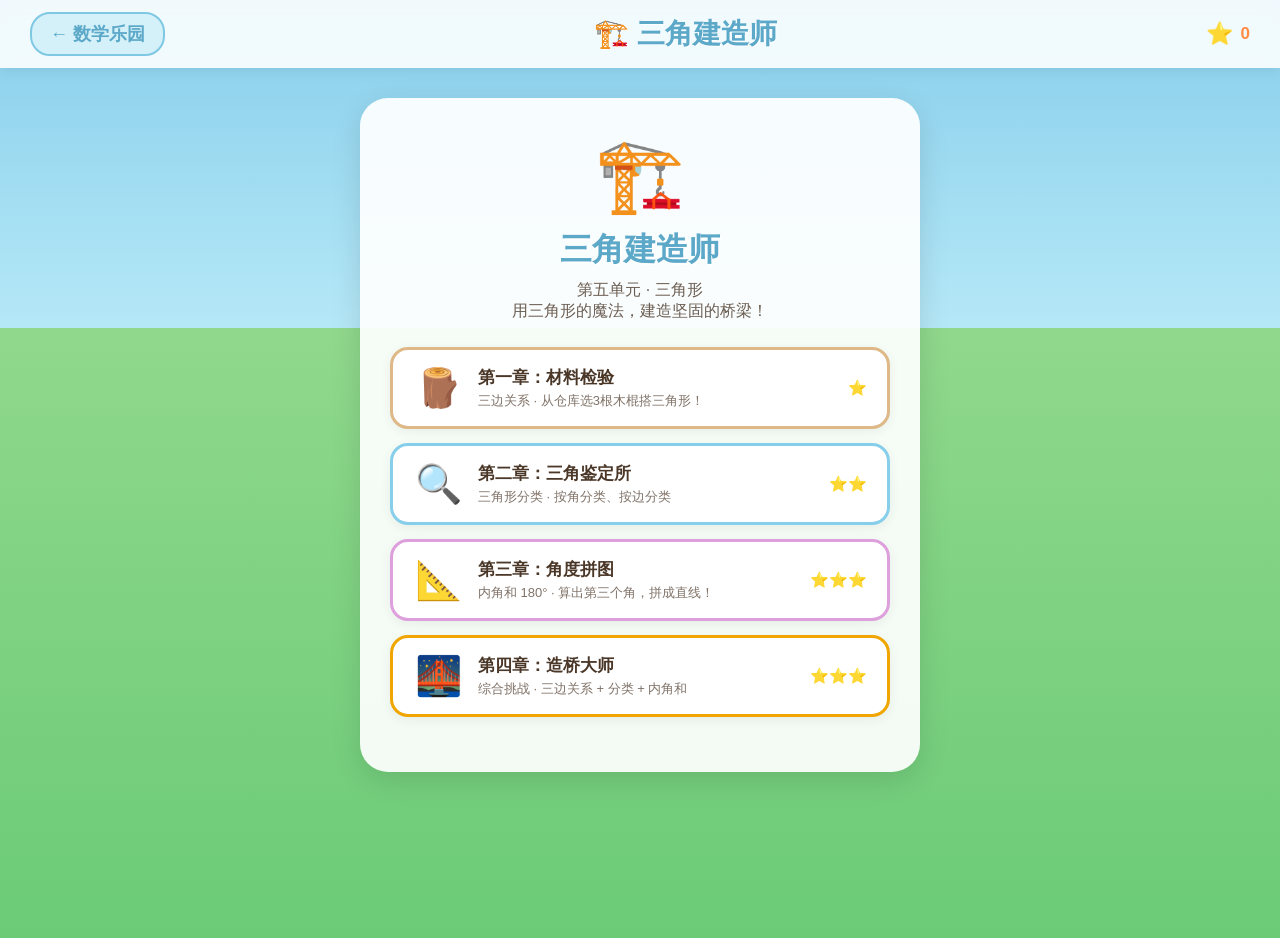
<file: math/unit5.html>
<!DOCTYPE html>
<html lang="zh-CN">
<head>
<meta charset="UTF-8">
<meta name="viewport" content="width=device-width, initial-scale=1.0">
<title>🏗️ 三角建造师 - 三角形</title>
<link rel="stylesheet" href="../css/common.css">
<link rel="stylesheet" href="css/math.css">
<link rel="stylesheet" href="css/unit5.css">
</head>
<body>

<!-- 工具飘落装饰 -->
<div class="tool-float tf-1">🔧</div>
<div class="tool-float tf-2">🔨</div>
<div class="tool-float tf-3">📐</div>
<div class="tool-float tf-4">📏</div>

<!-- 顶部导航栏 -->
<div class="top-bar">
  <a class="back-btn" href="index.html">← 数学乐园</a>
  <div class="page-title">🏗️ 三角建造师</div>
  <div class="star-bar">
    <span class="star-icon">⭐</span>
    <span id="starCount">0</span>
  </div>
</div>

<!-- ========== 开始画面 ========== -->
<div class="game-screen" id="startScreen">
  <div class="start-content">
    <div class="game-logo">🏗️</div>
    <div class="game-title">三角建造师</div>
    <div class="game-subtitle">第五单元 · 三角形<br>用三角形的魔法，建造坚固的桥梁！</div>

    <div class="chapter-grid">
      <div class="chapter-card" onclick="selectChapter(1, event)">
        <div class="chapter-icon">🪵</div>
        <div class="chapter-info">
          <div class="chapter-name">第一章：材料检验</div>
          <div class="chapter-desc">三边关系 · 从仓库选3根木棍搭三角形！</div>
        </div>
        <div class="chapter-stars">⭐</div>
      </div>
      <div class="chapter-card" onclick="selectChapter(2, event)">
        <div class="chapter-icon">🔍</div>
        <div class="chapter-info">
          <div class="chapter-name">第二章：三角鉴定所</div>
          <div class="chapter-desc">三角形分类 · 按角分类、按边分类</div>
        </div>
        <div class="chapter-stars">⭐⭐</div>
      </div>
      <div class="chapter-card" onclick="selectChapter(3, event)">
        <div class="chapter-icon">📐</div>
        <div class="chapter-info">
          <div class="chapter-name">第三章：角度拼图</div>
          <div class="chapter-desc">内角和 180° · 算出第三个角，拼成直线！</div>
        </div>
        <div class="chapter-stars">⭐⭐⭐</div>
      </div>
      <div class="chapter-card" onclick="selectChapter(4, event)">
        <div class="chapter-icon">🌉</div>
        <div class="chapter-info">
          <div class="chapter-name">第四章：造桥大师</div>
          <div class="chapter-desc">综合挑战 · 三边关系 + 分类 + 内角和</div>
        </div>
        <div class="chapter-stars">⭐⭐⭐</div>
      </div>
    </div>
  </div>
</div>

<!-- ========== 游戏画面 ========== -->
<div class="game-screen hidden" id="gameScreen">
  <!-- HUD -->
  <div class="hud">
    <div class="hud-item" id="heartsDisplay">❤️❤️❤️</div>
    <div class="hud-item">🎯 <span id="scoreDisplay">0</span></div>
    <div class="hud-item" id="comboDisplay"></div>
  </div>

  <!-- 进度条 -->
  <div class="progress-bar-wrap">
    <div class="progress-bar" id="progressBar"></div>
    <div class="progress-text" id="progressText">1/5</div>
  </div>

  <!-- 关卡信息 -->
  <div class="level-info" id="levelInfo">第 1 关</div>
  <div class="question-text" id="questionText"></div>

  <!-- ============ 模式1：材料检验（选木棍搭三角形） ============ -->
  <div class="mode-area hidden" id="mode1">
    <div class="wood-shelf" id="woodShelf"></div>
    <div class="build-stage" id="buildStage">
      <div class="build-slots" id="buildSlots">
        <div class="build-slot empty" data-slot="0" onclick="removeWood(0)">
          <span class="slot-label">第1根</span>
          <span class="slot-value">?</span>
        </div>
        <div class="build-slot empty" data-slot="1" onclick="removeWood(1)">
          <span class="slot-label">第2根</span>
          <span class="slot-value">?</span>
        </div>
        <div class="build-slot empty" data-slot="2" onclick="removeWood(2)">
          <span class="slot-label">第3根</span>
          <span class="slot-value">?</span>
        </div>
      </div>
      <div class="build-actions">
        <button class="build-btn btn-clear" onclick="clearBuild()">🗑️ 清空</button>
        <button class="build-btn btn-build" id="buildBtn" onclick="tryBuild()" disabled>🔨 搭一搭！</button>
      </div>
    </div>

    <!-- 拼接动画区域 -->
    <div class="assemble-stage hidden" id="assembleStage">
      <svg class="assemble-svg" id="assembleSvg" viewBox="0 0 320 200"></svg>
      <div class="assemble-result" id="assembleResult"></div>
    </div>

    <div class="action-hint" id="mode1Hint">🪵 从仓库里选3根木棍，搭出三角形！</div>
  </div>

  <!-- ============ 模式2：三角鉴定所（分类） ============ -->
  <div class="mode-area hidden" id="mode2">
    <div class="tri-display" id="triDisplay">
      <svg class="tri-svg" id="triSvg" viewBox="0 0 300 260"></svg>
      <div class="tri-info" id="triInfo"></div>
    </div>
    <div class="classify-btns" id="classifyBtns"></div>
    <div class="action-hint">🔍 看清楚这个三角形，选正确的分类！</div>
  </div>

  <!-- ============ 模式3：角度拼图（算第三个角） ============ -->
  <div class="mode-area hidden" id="mode3">
    <div class="angle-stage">
      <svg class="angle-svg" id="angleSvg" viewBox="0 0 300 260"></svg>
    </div>
    <div class="angle-info" id="angleInfo"></div>
    <div class="angle-choices" id="angleChoices"></div>
    <div class="angle-proof hidden" id="angleProof">
      <div class="proof-title">✨ 三个角拼成一条直线 = 180°！</div>
      <svg class="proof-svg" id="proofSvg" viewBox="0 0 320 120"></svg>
    </div>
    <div class="action-hint">📐 已知两个角，算出第三个角！三角形内角和 = 180°</div>
  </div>

  <!-- ============ 模式4：造桥大师（综合） ============ -->
  <div class="mode-area hidden" id="mode4">
    <div class="bridge-question" id="bridgeQuestion"></div>
    <div class="bridge-choices" id="bridgeChoices"></div>
    <div class="action-hint">🌉 综合运用三角形知识，完成造桥任务！</div>
  </div>
</div>

<!-- ========== 结果画面 ========== -->
<div class="game-screen hidden" id="resultScreen">
  <div class="result-content">
    <div class="result-emoji" id="resultEmoji">🎉</div>
    <div class="result-title" id="resultTitle">闯关成功！</div>
    <div id="resultStats"></div>
    <div class="result-btns">
      <button class="result-btn btn-retry" onclick="restartGame()">🔄 再来一次</button>
      <a class="result-btn btn-back" href="index.html">🏠 返回数学乐园</a>
    </div>
  </div>
</div>

<!-- Toast -->
<div class="toast" id="toast">
  <span class="toast-emoji" id="toastEmoji"></span>
  <span id="toastText"></span>
</div>

<script src="../js/common.js"></script>
<script src="js/unit5.js"></script>
</body>
</html>
</file>
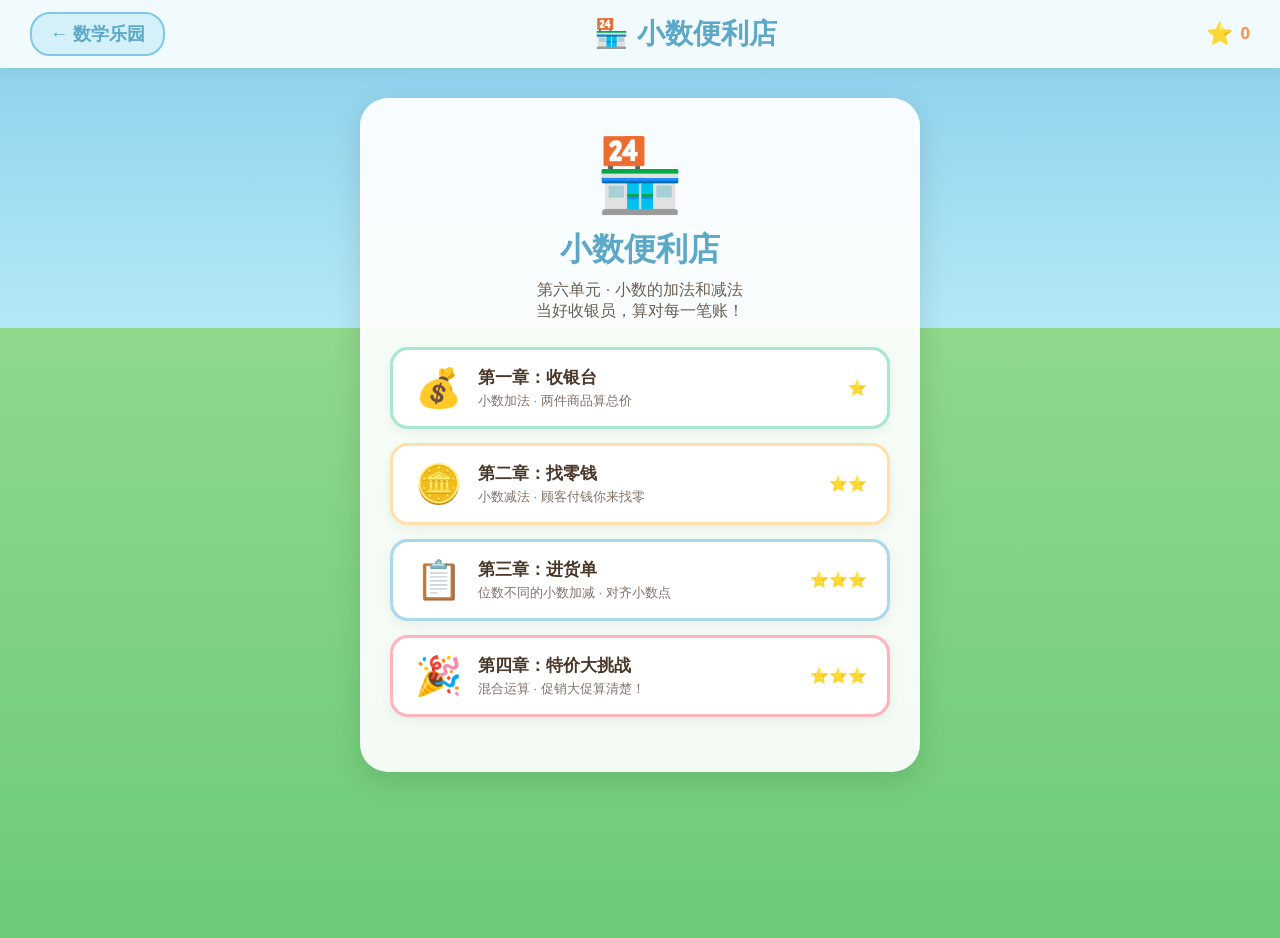
<file: math/unit6.html>
<!DOCTYPE html>
<html lang="zh-CN">
<head>
<meta charset="UTF-8">
<meta name="viewport" content="width=device-width, initial-scale=1.0">
<title>🏪 小数便利店 - 小数的加法和减法</title>
<link rel="stylesheet" href="../css/common.css">
<link rel="stylesheet" href="css/math.css">
<link rel="stylesheet" href="css/unit6.css">
</head>
<body>

<!-- 背景装饰：飘落的硬币和商品 -->
<div class="coin-float cf-1">🪙</div>
<div class="coin-float cf-2">🍫</div>
<div class="coin-float cf-3">🪙</div>
<div class="coin-float cf-4">🍬</div>

<!-- 顶部导航栏 -->
<div class="top-bar">
  <a class="back-btn" href="index.html">← 数学乐园</a>
  <div class="page-title">🏪 小数便利店</div>
  <div class="star-bar">
    <span class="star-icon">⭐</span>
    <span id="starCount">0</span>
  </div>
</div>

<!-- ========== 开始画面 ========== -->
<div class="game-screen" id="startScreen">
  <div class="start-content">
    <div class="game-logo">🏪</div>
    <div class="game-title">小数便利店</div>
    <div class="game-subtitle">第六单元 · 小数的加法和减法<br>当好收银员，算对每一笔账！</div>

    <div class="chapter-grid">
      <div class="chapter-card" onclick="selectChapter(1, event)">
        <div class="chapter-icon">💰</div>
        <div class="chapter-info">
          <div class="chapter-name">第一章：收银台</div>
          <div class="chapter-desc">小数加法 · 两件商品算总价</div>
        </div>
        <div class="chapter-stars">⭐</div>
      </div>
      <div class="chapter-card" onclick="selectChapter(2, event)">
        <div class="chapter-icon">🪙</div>
        <div class="chapter-info">
          <div class="chapter-name">第二章：找零钱</div>
          <div class="chapter-desc">小数减法 · 顾客付钱你来找零</div>
        </div>
        <div class="chapter-stars">⭐⭐</div>
      </div>
      <div class="chapter-card" onclick="selectChapter(3, event)">
        <div class="chapter-icon">📋</div>
        <div class="chapter-info">
          <div class="chapter-name">第三章：进货单</div>
          <div class="chapter-desc">位数不同的小数加减 · 对齐小数点</div>
        </div>
        <div class="chapter-stars">⭐⭐⭐</div>
      </div>
      <div class="chapter-card" onclick="selectChapter(4, event)">
        <div class="chapter-icon">🎉</div>
        <div class="chapter-info">
          <div class="chapter-name">第四章：特价大挑战</div>
          <div class="chapter-desc">混合运算 · 促销大促算清楚！</div>
        </div>
        <div class="chapter-stars">⭐⭐⭐</div>
      </div>
    </div>
  </div>
</div>

<!-- ========== 游戏画面 ========== -->
<div class="game-screen hidden" id="gameScreen">
  <!-- HUD -->
  <div class="hud">
    <div class="hud-item" id="heartsDisplay">❤️❤️❤️</div>
    <div class="hud-item">🎯 <span id="scoreDisplay">0</span></div>
    <div class="hud-item" id="comboDisplay"></div>
  </div>

  <!-- 进度条 -->
  <div class="progress-bar-wrap">
    <div class="progress-bar" id="progressBar"></div>
    <div class="progress-text" id="progressText">1/5</div>
  </div>

  <div class="level-info" id="levelInfo">第 1 关</div>
  <div class="question-text" id="questionText"></div>

  <!-- ============ 模式1：收银台（小数加法） ============ -->
  <div class="mode-area hidden" id="mode1">
    <div class="cashier-desk">
      <div class="product-row" id="productRow"></div>
      <div class="cashier-display">
        <div class="cashier-line">
          <span class="cashier-label">合计</span>
          <span class="cashier-value" id="totalValue">? 元</span>
        </div>
      </div>
    </div>
    <div class="cashier-choices" id="cashierChoices"></div>
    <div class="action-hint">💰 选出正确的总价！</div>
  </div>

  <!-- ============ 模式2：找零钱（小数减法） ============ -->
  <div class="mode-area hidden" id="mode2">
    <div class="change-desk">
      <div class="change-info" id="changeInfo"></div>
      <div class="change-target" id="changeTarget"></div>
      <div class="coin-tray" id="coinTray"></div>
    </div>
    <div class="change-result hidden" id="changeResult"></div>
    <div class="change-actions">
      <button class="change-btn btn-clear" onclick="clearCoins()">🗑️ 清空</button>
      <button class="change-btn btn-confirm" id="changeConfirmBtn" onclick="confirmChange()" disabled>✅ 确认找零</button>
      <!-- 【修复 #3】添加跳过按钮，防止玩家卡死 -->
      <button class="change-btn btn-skip" id="changeSkipBtn" onclick="skipChange()">⏭️ 跳过</button>
    </div>
    <div class="action-hint">🪙 点击硬币找零，凑出正确的金额！</div>
  </div>

  <!-- ============ 模式3：进货单（位数不同竖式） ============ -->
  <div class="mode-area hidden" id="mode3">
    <div class="receipt-desk">
      <div class="receipt-items" id="receiptItems"></div>
      <div class="vertical-calc" id="verticalCalc"></div>
    </div>
    <div class="receipt-choices" id="receiptChoices"></div>
    <div class="action-hint" id="mode3Hint">📋 注意对齐小数点！位数不同要补 0</div>
  </div>

  <!-- ============ 模式4：特价大挑战（混合运算） ============ -->
  <div class="mode-area hidden" id="mode4">
    <div class="promo-desk">
      <div class="promo-banner" id="promoBanner"></div>
      <div class="promo-question" id="promoQuestion"></div>
    </div>
    <div class="promo-choices" id="promoChoices"></div>
    <div class="action-hint">🎉 算清楚促销价！可以简便计算哦</div>
  </div>
</div>

<!-- ========== 结果画面 ========== -->
<div class="game-screen hidden" id="resultScreen">
  <div class="result-content">
    <div class="result-emoji" id="resultEmoji">🎉</div>
    <div class="result-title" id="resultTitle">闯关成功！</div>
    <div id="resultStats"></div>
    <div class="result-btns">
      <button class="result-btn btn-retry" onclick="restartGame()">🔄 再来一次</button>
      <a class="result-btn btn-back" href="index.html">🏠 返回数学乐园</a>
    </div>
  </div>
</div>

<!-- Toast -->
<div class="toast" id="toast">
  <span class="toast-emoji" id="toastEmoji"></span>
  <span id="toastText"></span>
</div>

<script src="../js/common.js"></script>
<script src="js/unit6.js"></script>
</body>
</html>
</file>
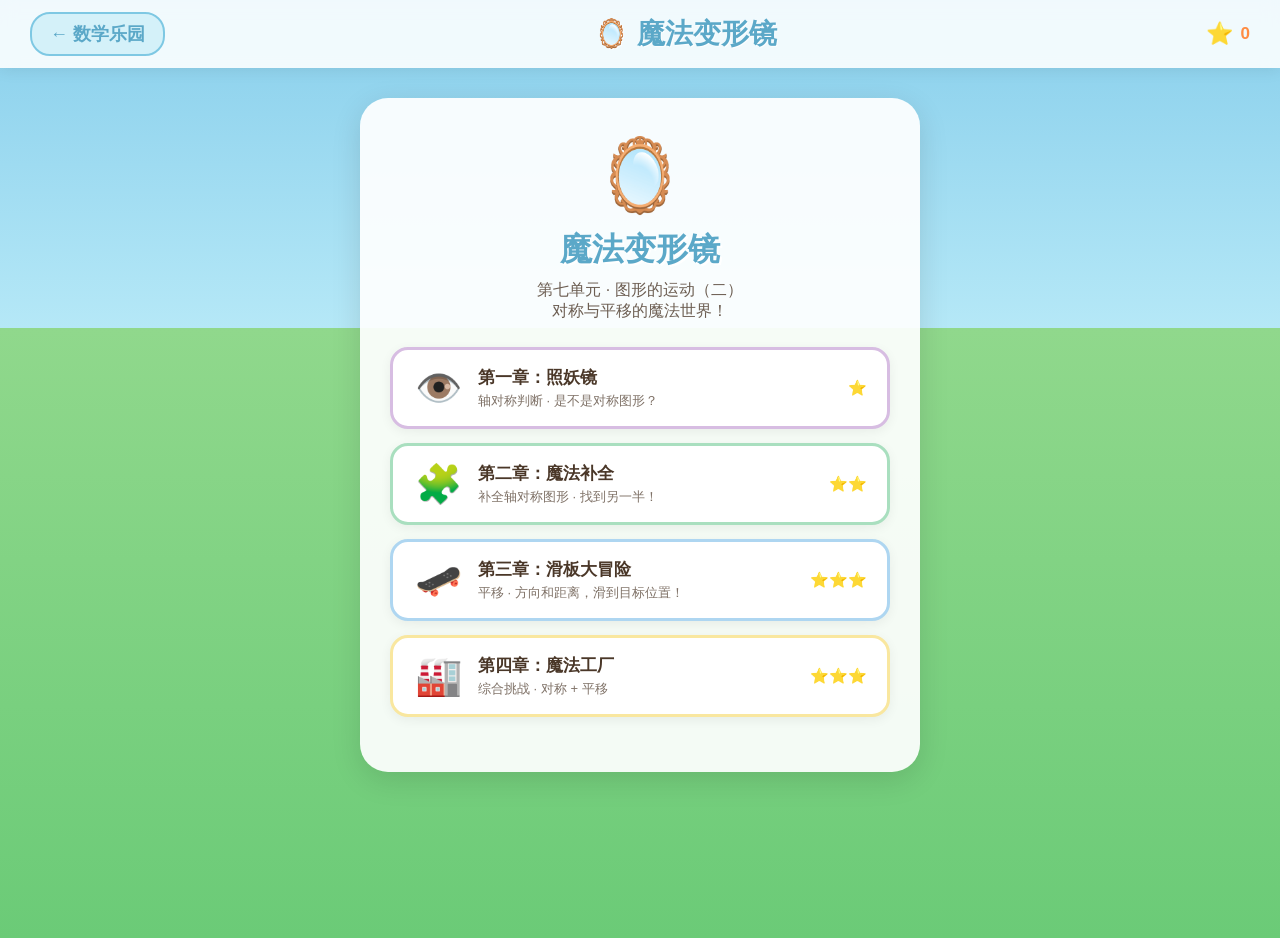
<file: math/unit7.html>
<!DOCTYPE html>
<html lang="zh-CN">
<head>
<meta charset="UTF-8">
<meta name="viewport" content="width=device-width, initial-scale=1.0">
<title>🪞 魔法变形镜 - 图形的运动（二）</title>
<link rel="stylesheet" href="../css/common.css">
<link rel="stylesheet" href="css/math.css">
<link rel="stylesheet" href="css/unit7.css">
</head>
<body>

<!-- 背景装饰 -->
<div class="magic-float mf-1">✨</div>
<div class="magic-float mf-2">🪞</div>
<div class="magic-float mf-3">💫</div>
<div class="magic-float mf-4">⭐</div>

<!-- 顶部导航栏 -->
<div class="top-bar">
  <a class="back-btn" href="index.html">← 数学乐园</a>
  <div class="page-title">🪞 魔法变形镜</div>
  <div class="star-bar">
    <span class="star-icon">⭐</span>
    <span id="starCount">0</span>
  </div>
</div>

<!-- ========== 开始画面 ========== -->
<div class="game-screen" id="startScreen">
  <div class="start-content">
    <div class="game-logo">🪞</div>
    <div class="game-title">魔法变形镜</div>
    <div class="game-subtitle">第七单元 · 图形的运动（二）<br>对称与平移的魔法世界！</div>

    <div class="chapter-grid">
      <div class="chapter-card" onclick="selectChapter(1, event)">
        <div class="chapter-icon">👁️</div>
        <div class="chapter-info">
          <div class="chapter-name">第一章：照妖镜</div>
          <div class="chapter-desc">轴对称判断 · 是不是对称图形？</div>
        </div>
        <div class="chapter-stars">⭐</div>
      </div>
      <div class="chapter-card" onclick="selectChapter(2, event)">
        <div class="chapter-icon">🧩</div>
        <div class="chapter-info">
          <div class="chapter-name">第二章：魔法补全</div>
          <div class="chapter-desc">补全轴对称图形 · 找到另一半！</div>
        </div>
        <div class="chapter-stars">⭐⭐</div>
      </div>
      <div class="chapter-card" onclick="selectChapter(3, event)">
        <div class="chapter-icon">🛹</div>
        <div class="chapter-info">
          <div class="chapter-name">第三章：滑板大冒险</div>
          <div class="chapter-desc">平移 · 方向和距离，滑到目标位置！</div>
        </div>
        <div class="chapter-stars">⭐⭐⭐</div>
      </div>
      <div class="chapter-card" onclick="selectChapter(4, event)">
        <div class="chapter-icon">🏭</div>
        <div class="chapter-info">
          <div class="chapter-name">第四章：魔法工厂</div>
          <div class="chapter-desc">综合挑战 · 对称 + 平移</div>
        </div>
        <div class="chapter-stars">⭐⭐⭐</div>
      </div>
    </div>
  </div>
</div>

<!-- ========== 游戏画面 ========== -->
<div class="game-screen hidden" id="gameScreen">
  <!-- HUD -->
  <div class="hud">
    <div class="hud-item" id="heartsDisplay">❤️❤️❤️</div>
    <div class="hud-item">🎯 <span id="scoreDisplay">0</span></div>
    <div class="hud-item" id="comboDisplay"></div>
  </div>

  <!-- 进度条 -->
  <div class="progress-bar-wrap">
    <div class="progress-bar" id="progressBar"></div>
    <div class="progress-text" id="progressText">1/6</div>
  </div>

  <div class="level-info" id="levelInfo">第 1 关</div>
  <div class="question-text" id="questionText"></div>

  <!-- ============ 模式1：照妖镜（判断轴对称） ============ -->
  <div class="mode-area hidden" id="mode1">
    <div class="mirror-desk">
      <div class="mirror-frame" id="mirrorFrame">
        <canvas class="mirror-canvas" id="mirrorCanvas" width="280" height="280"></canvas>
        <!-- 对称轴动画线 -->
        <div class="symmetry-line hidden" id="symmetryLine"></div>
        <!-- 对折动画覆盖层 -->
        <div class="fold-overlay hidden" id="foldOverlay"></div>
      </div>
      <div class="mirror-label" id="mirrorLabel"></div>
    </div>
    <div class="mirror-btns">
      <button class="mirror-btn btn-sym" id="btnSymYes" onclick="judgeSymmetry(true)">✅ 是对称的</button>
      <button class="mirror-btn btn-nosym" id="btnSymNo" onclick="judgeSymmetry(false)">❌ 不对称</button>
    </div>
    <div class="action-hint">👁️ 看清楚，这个图形能沿一条线对折重合吗？</div>
  </div>

  <!-- ============ 模式2：魔法补全（选另一半） ============ -->
  <div class="mode-area hidden" id="mode2">
    <div class="complete-desk">
      <div class="complete-canvas-wrap">
        <canvas class="complete-canvas" id="completeCanvas" width="320" height="260"></canvas>
        <div class="complete-axis-line"></div>
      </div>
    </div>
    <div class="complete-options" id="completeOptions"></div>
    <div class="action-hint">🧩 左边是图形的一半，选出正确的另一半！</div>
  </div>

  <!-- ============ 模式3：滑板大冒险（平移） ============ -->
  <div class="mode-area hidden" id="mode3">
    <div class="grid-desk">
      <canvas class="grid-canvas" id="gridCanvas" width="320" height="320"></canvas>
    </div>
    <div class="slide-controls" id="slideControls">
      <div class="slide-row">
        <span class="slide-label">向右平移</span>
        <div class="slide-num-btns" id="slideRight"></div>
        <span class="slide-unit">格</span>
      </div>
      <div class="slide-row">
        <span class="slide-label">向上平移</span>
        <div class="slide-num-btns" id="slideUp"></div>
        <span class="slide-unit">格</span>
      </div>
    </div>
    <button class="slide-go-btn" id="slideGoBtn" onclick="executeSlide()">🛹 滑过去！</button>
    <div class="action-hint">🛹 选择方向和距离，把角色滑到 ⭐ 目标位置！</div>
  </div>

  <!-- ============ 模式4：魔法工厂（综合） ============ -->
  <div class="mode-area hidden" id="mode4">
    <div class="factory-desk">
      <div class="factory-question" id="factoryQuestion"></div>
      <div class="factory-canvas-wrap">
        <canvas class="factory-canvas" id="factoryCanvas" width="320" height="280"></canvas>
      </div>
    </div>
    <div class="factory-choices" id="factoryChoices"></div>
    <div class="action-hint" id="factoryHint">🏭 综合运用对称和平移的知识！</div>
  </div>
</div>

<!-- ========== 结果画面 ========== -->
<div class="game-screen hidden" id="resultScreen">
  <div class="result-content">
    <div class="result-emoji" id="resultEmoji">🎉</div>
    <div class="result-title" id="resultTitle">闯关成功！</div>
    <div id="resultStats"></div>
    <div class="result-btns">
      <button class="result-btn btn-retry" onclick="restartGame()">🔄 再来一次</button>
      <a class="result-btn btn-back" href="index.html">🏠 返回数学乐园</a>
    </div>
  </div>
</div>

<!-- Toast -->
<div class="toast" id="toast">
  <span class="toast-emoji" id="toastEmoji"></span>
  <span id="toastText"></span>
</div>

<script src="../js/common.js"></script>
<script src="js/unit7.js"></script>
</body>
</html>
</file>
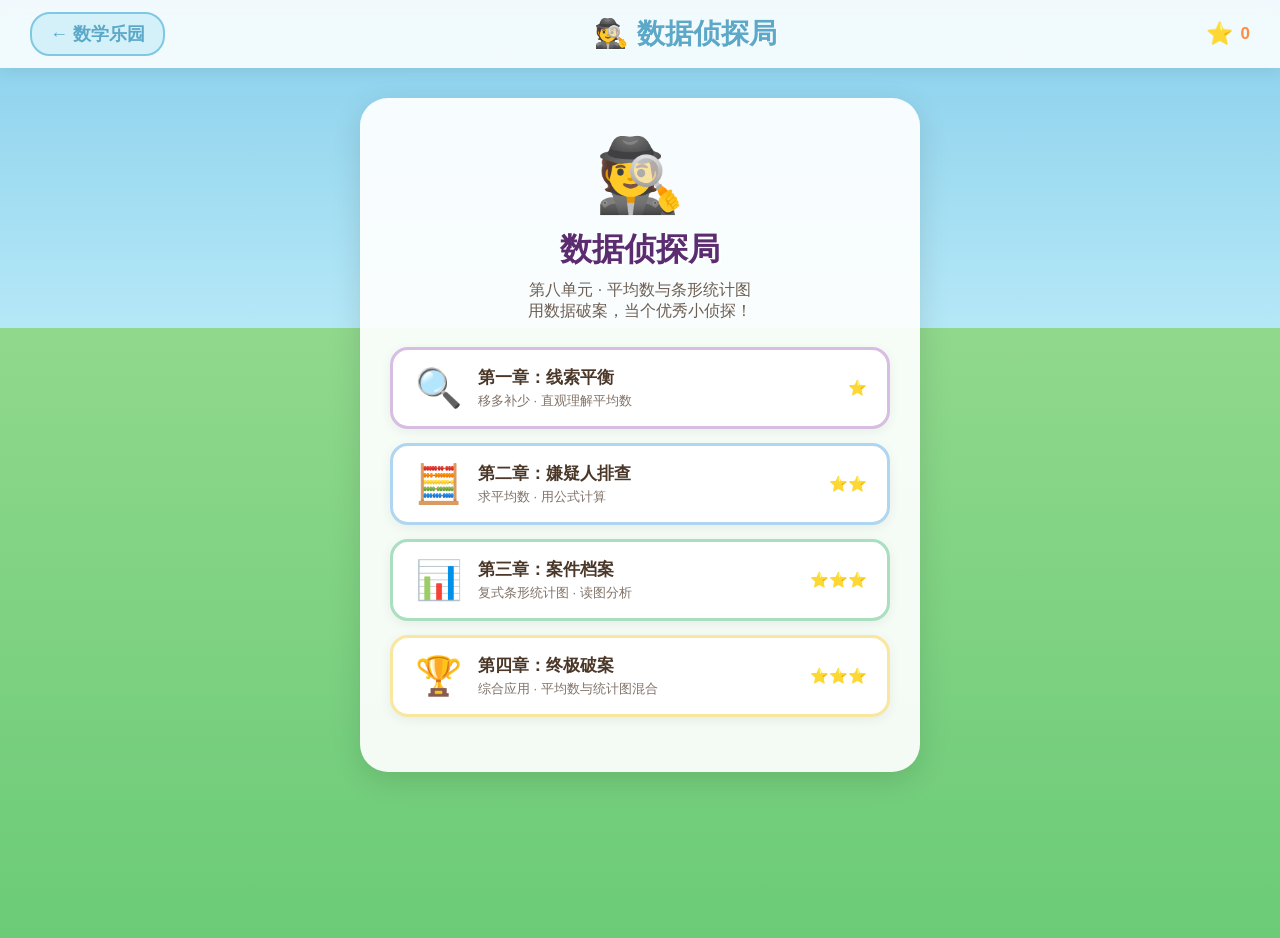
<file: math/unit8.html>
<!DOCTYPE html>
<html lang="zh-CN">
<head>
<meta charset="UTF-8">
<meta name="viewport" content="width=device-width, initial-scale=1.0">
<title>🕵️ 数据侦探局 - 平均数与条形统计图</title>
<link rel="stylesheet" href="../css/common.css">
<link rel="stylesheet" href="css/math.css">
<link rel="stylesheet" href="css/unit8.css">
</head>
<body>

<!-- 背景装饰：飘落的放大镜和指纹 -->
<div class="detective-float df-1">🔍</div>
<div class="detective-float df-2">👣</div>
<div class="detective-float df-3">🔍</div>
<div class="detective-float df-4">🔎</div>

<!-- 顶部导航栏 -->
<div class="top-bar">
  <a class="back-btn" href="index.html">← 数学乐园</a>
  <div class="page-title">🕵️ 数据侦探局</div>
  <div class="star-bar">
    <span class="star-icon">⭐</span>
    <span id="starCount">0</span>
  </div>
</div>

<!-- ========== 开始画面 ========== -->
<div class="game-screen" id="startScreen">
  <div class="start-content">
    <div class="game-logo">🕵️</div>
    <div class="game-title">数据侦探局</div>
    <div class="game-subtitle">第八单元 · 平均数与条形统计图<br>用数据破案，当个优秀小侦探！</div>

    <div class="chapter-grid">
      <div class="chapter-card" onclick="selectChapter(1, event)">
        <div class="chapter-icon">🔍</div>
        <div class="chapter-info">
          <div class="chapter-name">第一章：线索平衡</div>
          <div class="chapter-desc">移多补少 · 直观理解平均数</div>
        </div>
        <div class="chapter-stars">⭐</div>
      </div>
      <div class="chapter-card" onclick="selectChapter(2, event)">
        <div class="chapter-icon">🧮</div>
        <div class="chapter-info">
          <div class="chapter-name">第二章：嫌疑人排查</div>
          <div class="chapter-desc">求平均数 · 用公式计算</div>
        </div>
        <div class="chapter-stars">⭐⭐</div>
      </div>
      <div class="chapter-card" onclick="selectChapter(3, event)">
        <div class="chapter-icon">📊</div>
        <div class="chapter-info">
          <div class="chapter-name">第三章：案件档案</div>
          <div class="chapter-desc">复式条形统计图 · 读图分析</div>
        </div>
        <div class="chapter-stars">⭐⭐⭐</div>
      </div>
      <div class="chapter-card" onclick="selectChapter(4, event)">
        <div class="chapter-icon">🏆</div>
        <div class="chapter-info">
          <div class="chapter-name">第四章：终极破案</div>
          <div class="chapter-desc">综合应用 · 平均数与统计图混合</div>
        </div>
        <div class="chapter-stars">⭐⭐⭐</div>
      </div>
    </div>
  </div>
</div>

<!-- ========== 游戏画面 ========== -->
<div class="game-screen hidden" id="gameScreen">
  <!-- HUD -->
  <div class="hud">
    <div class="hud-item" id="heartsDisplay">❤️❤️❤️</div>
    <div class="hud-item">🎯 <span id="scoreDisplay">0</span></div>
    <div class="hud-item" id="comboDisplay"></div>
  </div>

  <!-- 进度条 -->
  <div class="progress-bar-wrap">
    <div class="progress-bar" id="progressBar"></div>
    <div class="progress-text" id="progressText">1/7</div>
  </div>

  <div class="level-info" id="levelInfo">第 1 关</div>
  <div class="question-text" id="questionText"></div>

  <!-- ============ 模式1：线索平衡（点击搬运法） ============ -->
  <div class="mode-area hidden" id="mode1">
    <div class="balance-desk">
      <!-- 操作提示 -->
      <div class="balance-hint" id="balanceHint">👆 先点击一个柱子取走方块，再点击另一个柱子放下</div>
      <!-- 步数显示 -->
      <div class="balance-steps" id="balanceSteps">已移动：0 步</div>
      <!-- 柱子区域 -->
      <div class="balance-columns" id="balanceDesk"></div>
      <!-- 平均线 -->
      <div class="balance-avg-line" id="balanceAvgLine"></div>
      <div class="balance-avg-label" id="balanceAvgLabel">平均数 = ?</div>
    </div>
    <!-- 重置按钮 -->
    <div class="balance-actions">
      <button class="balance-reset-btn" id="balanceResetBtn" onclick="resetMode1()">🔄 重置</button>
    </div>
  </div>

  <!-- ============ 模式2：嫌疑人排查（求平均数） ============ -->
  <div class="mode-area hidden" id="mode2">
    <div class="suspect-desk" id="suspectDesk"></div>
    <div class="suspect-choices" id="suspectChoices"></div>
    <div class="action-hint">🧮 算出正确结果，锁定嫌疑人！</div>
  </div>

  <!-- ============ 模式3：案件档案（复式条形统计图） ============ -->
  <div class="mode-area hidden" id="mode3">
    <div class="chart-desk">
      <div class="chart-subtitle" id="chartSubtitle"></div>
      <canvas id="chartCanvas" width="560" height="340"></canvas>
    </div>
    <div class="chart-question" id="chartQuestion"></div>
    <div class="chart-choices" id="chartChoices"></div>
    <div class="action-hint">📊 看清楚统计图，选出答案！</div>
  </div>

  <!-- ============ 模式4：终极破案（综合） ============ -->
  <div class="mode-area hidden" id="mode4">
    <div class="final-desk" id="finalDesk"></div>
    <div class="final-choices" id="finalChoices"></div>
    <div class="action-hint">🏆 集合所有技能，破获终极案件！</div>
  </div>
</div>

<!-- ========== 结果画面 ========== -->
<div class="game-screen hidden" id="resultScreen">
  <div class="result-content">
    <div class="result-emoji" id="resultEmoji">🏆</div>
    <div class="result-title" id="resultTitle">案件告破！</div>
    <div id="resultStats"></div>
    <div class="result-btns">
      <button class="result-btn btn-retry" onclick="restartGame()">🔄 再来一次</button>
      <a class="result-btn btn-back" href="index.html">🏠 返回数学乐园</a>
    </div>
  </div>
</div>

<!-- Toast -->
<div class="toast" id="toast">
  <span class="toast-emoji" id="toastEmoji"></span>
  <span id="toastText"></span>
</div>

<script src="../js/common.js"></script>
<script src="js/unit8.js"></script>
</body>
</html>
</file>
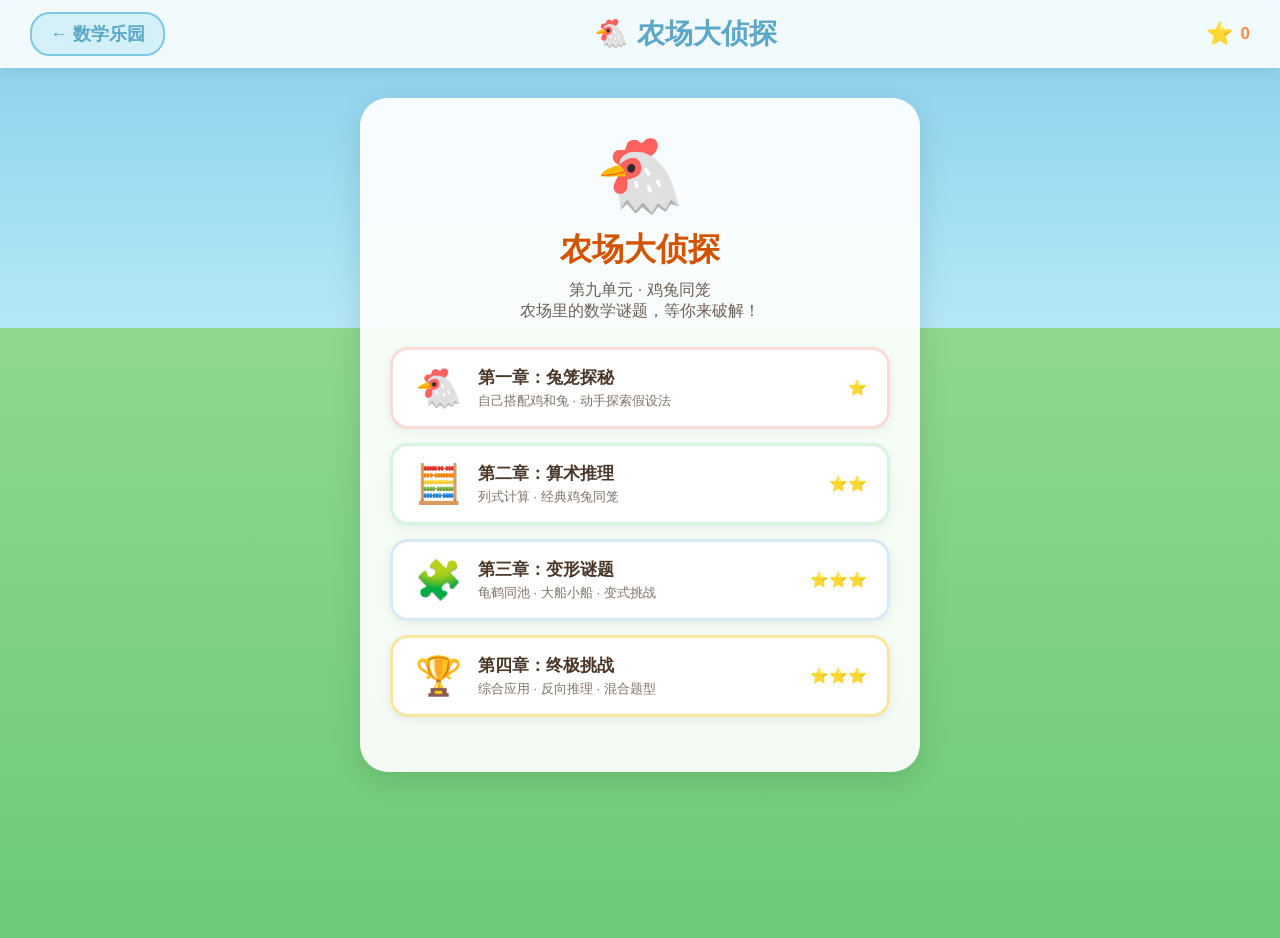
<file: math/unit9.html>
<!DOCTYPE html>
<html lang="zh-CN">
<head>
<meta charset="UTF-8">
<meta name="viewport" content="width=device-width, initial-scale=1.0">
<title>🐔 农场大侦探 - 鸡兔同笼</title>
<link rel="stylesheet" href="../css/common.css">
<link rel="stylesheet" href="css/math.css">
<link rel="stylesheet" href="css/unit9.css">
</head>
<body>

<!-- 背景装饰：飘落的动物 -->
<div class="farm-float ff-1">🌾</div>
<div class="farm-float ff-2">🐾</div>
<div class="farm-float ff-3">🐣</div>
<div class="farm-float ff-4">🥕</div>

<!-- 顶部导航栏 -->
<div class="top-bar">
  <a class="back-btn" href="index.html">← 数学乐园</a>
  <div class="page-title">🐔 农场大侦探</div>
  <div class="star-bar">
    <span class="star-icon">⭐</span>
    <span id="starCount">0</span>
  </div>
</div>

<!-- ========== 开始画面 ========== -->
<div class="game-screen" id="startScreen">
  <div class="start-content">
    <div class="game-logo">🐔</div>
    <div class="game-title">农场大侦探</div>
    <div class="game-subtitle">第九单元 · 鸡兔同笼<br>农场里的数学谜题，等你来破解！</div>

    <div class="chapter-grid">
      <div class="chapter-card" onclick="selectChapter(1, event)">
        <div class="chapter-icon">🐔</div>
        <div class="chapter-info">
          <div class="chapter-name">第一章：兔笼探秘</div>
          <div class="chapter-desc">自己搭配鸡和兔 · 动手探索假设法</div>
        </div>
        <div class="chapter-stars">⭐</div>
      </div>
      <div class="chapter-card" onclick="selectChapter(2, event)">
        <div class="chapter-icon">🧮</div>
        <div class="chapter-info">
          <div class="chapter-name">第二章：算术推理</div>
          <div class="chapter-desc">列式计算 · 经典鸡兔同笼</div>
        </div>
        <div class="chapter-stars">⭐⭐</div>
      </div>
      <div class="chapter-card" onclick="selectChapter(3, event)">
        <div class="chapter-icon">🧩</div>
        <div class="chapter-info">
          <div class="chapter-name">第三章：变形谜题</div>
          <div class="chapter-desc">龟鹤同池 · 大船小船 · 变式挑战</div>
        </div>
        <div class="chapter-stars">⭐⭐⭐</div>
      </div>
      <div class="chapter-card" onclick="selectChapter(4, event)">
        <div class="chapter-icon">🏆</div>
        <div class="chapter-info">
          <div class="chapter-name">第四章：终极挑战</div>
          <div class="chapter-desc">综合应用 · 反向推理 · 混合题型</div>
        </div>
        <div class="chapter-stars">⭐⭐⭐</div>
      </div>
    </div>
  </div>
</div>

<!-- ========== 游戏画面 ========== -->
<div class="game-screen hidden" id="gameScreen">
  <!-- HUD -->
  <div class="hud">
    <div class="hud-item" id="heartsDisplay">❤️❤️❤️</div>
    <div class="hud-item">🎯 <span id="scoreDisplay">0</span></div>
    <div class="hud-item" id="comboDisplay"></div>
  </div>

  <!-- 进度条 -->
  <div class="progress-bar-wrap">
    <div class="progress-bar" id="progressBar"></div>
    <div class="progress-text" id="progressText">1/7</div>
  </div>

  <div class="level-info" id="levelInfo">第 1 关</div>
  <div class="question-text" id="questionText"></div>

  <!-- ============ 模式1：兔笼探秘（搭配入笼） ============ -->
  <div class="mode-area hidden" id="mode1">
    <div class="farm-pen">
      <!-- 操作提示 -->
      <div class="pen-hint" id="penHint">🤔 想一想，放几只鸡、几只兔？</div>

      <!-- 笼子预览区 -->
      <div class="pen-cage" id="penCage">
        <div class="cage-label">🧺 你的笼子</div>
        <div class="cage-animals" id="cageAnimals">
          <!-- 动态渲染的动物们 -->
        </div>
        <div class="cage-counters">
          <span class="cage-counter" id="cageHeads">头数: <b>0</b> / 5</span>
          <span class="cage-counter" id="cageFeet">脚数: <b>0</b> / 14</span>
        </div>
      </div>

      <!-- 动物选择区 -->
      <div class="pen-pool">
        <div class="pool-label">🐣 选择动物放入笼子</div>
        <div class="pool-row">
          <div class="pool-item chicken-pool">
            <div class="pool-emoji">🐔</div>
            <div class="pool-name">鸡（2只脚）</div>
            <div class="pool-controls">
              <button class="pool-btn pool-minus" onclick="mode1Adjust('chicken', -1)">−</button>
              <span class="pool-count" id="chickenCount">0</span>
              <button class="pool-btn pool-plus" onclick="mode1Adjust('chicken', 1)">+</button>
            </div>
          </div>
          <div class="pool-item rabbit-pool">
            <div class="pool-emoji">🐰</div>
            <div class="pool-name">兔（4只脚）</div>
            <div class="pool-controls">
              <button class="pool-btn pool-minus" onclick="mode1Adjust('rabbit', -1)">−</button>
              <span class="pool-count" id="rabbitCount">0</span>
              <button class="pool-btn pool-plus" onclick="mode1Adjust('rabbit', 1)">+</button>
            </div>
          </div>
        </div>
      </div>

      <!-- 操作按钮 -->
      <div class="pen-actions mode1-actions">
        <button class="pen-clear-btn" onclick="mode1Clear()">🗑️ 清空笼子</button>
        <button class="pen-submit-btn" id="penSubmitBtn" onclick="mode1Submit()">✅ 提交答案</button>
      </div>
    </div>
  </div>

  <!-- ============ 模式2：算术推理（计算选择题） ============ -->
  <div class="mode-area hidden" id="mode2">
    <div class="calc-desk" id="calcDesk"></div>
    <div class="calc-choices" id="calcChoices"></div>
    <div class="action-hint">🧮 用假设法算一算，选出正确答案！</div>
  </div>

  <!-- ============ 模式3：变形谜题（变式选择题） ============ -->
  <div class="mode-area hidden" id="mode3">
    <div class="puzzle-desk" id="puzzleDesk"></div>
    <div class="puzzle-choices" id="puzzleChoices"></div>
    <div class="action-hint">🧩 换个场景，思路是一样的！</div>
  </div>

  <!-- ============ 模式4：终极挑战（综合） ============ -->
  <div class="mode-area hidden" id="mode4">
    <div class="final-desk" id="finalDesk"></div>
    <div class="final-choices" id="finalChoices"></div>
    <div class="action-hint">🏆 集合所有技能，完成终极挑战！</div>
  </div>
</div>

<!-- ========== 结果画面 ========== -->
<div class="game-screen hidden" id="resultScreen">
  <div class="result-content">
    <div class="result-emoji" id="resultEmoji">🏆</div>
    <div class="result-title" id="resultTitle">谜题破解！</div>
    <div id="resultStats"></div>
    <div class="result-btns">
      <button class="result-btn btn-retry" onclick="restartGame()">🔄 再来一次</button>
      <a class="result-btn btn-back" href="index.html">🏠 返回数学乐园</a>
    </div>
  </div>
</div>

<!-- Toast -->
<div class="toast" id="toast">
  <span class="toast-emoji" id="toastEmoji"></span>
  <span id="toastText"></span>
</div>

<script src="../js/common.js"></script>
<script src="js/unit9.js"></script>
</body>
</html>
</file>
<file: css/common.css>
/* ========== 基础重置 & 佩奇风配色变量 ========== */
* { margin: 0; padding: 0; box-sizing: border-box; }

:root {
  --pink: #F4A7C1;
  --pink-light: #FDDDE6;
  --pink-dark: #E8769A;
  --blue: #7EC8E3;
  --blue-light: #D4F1F9;
  --blue-dark: #5BA8C8;
  --yellow: #FFD93D;
  --yellow-light: #FFF3B0;
  --green: #6BCB77;
  --green-light: #C8F7D0;
  --orange: #FF8C42;
  --red: #FF6B6B;
  --purple: #C77DFF;
  --teal: #2EC4B6;
  --white: #FFFFFF;
  --text: #4A3728;
  --shadow: 0 8px 30px rgba(0,0,0,0.12);
}

body {
  font-family: 'Comic Sans MS', 'Segoe UI', 'Microsoft YaHei', sans-serif;
  background: linear-gradient(180deg, #87CEEB 0%, #B5E8F7 35%, #90D88C 35%, #6BCB77 100%);
  min-height: 100vh;
  color: var(--text);
}

/* ========== 天空装饰 - 云朵 ========== */
.cloud {
  position: fixed;
  background: white;
  border-radius: 50%;
  opacity: 0.9;
  z-index: 0;
}
.cloud::before, .cloud::after {
  content: '';
  position: absolute;
  background: white;
  border-radius: 50%;
}
.cloud-1 { width: 120px; height: 50px; top: 30px; left: -150px; animation: floatCloud 25s linear infinite; }
.cloud-1::before { width: 60px; height: 60px; top: -30px; left: 20px; }
.cloud-1::after { width: 80px; height: 55px; top: -25px; left: 50px; }
.cloud-2 { width: 100px; height: 40px; top: 80px; left: -120px; animation: floatCloud 30s linear infinite 8s; }
.cloud-2::before { width: 50px; height: 50px; top: -25px; left: 15px; }
.cloud-2::after { width: 65px; height: 45px; top: -20px; left: 40px; }
.cloud-3 { width: 140px; height: 55px; top: 50px; left: -170px; animation: floatCloud 35s linear infinite 15s; }
.cloud-3::before { width: 70px; height: 65px; top: -35px; left: 25px; }
.cloud-3::after { width: 90px; height: 60px; top: -28px; left: 60px; }

@keyframes floatCloud {
  from { transform: translateX(0); }
  to { transform: translateX(calc(100vw + 300px)); }
}

/* ========== 太阳 ========== */
.sun {
  position: fixed;
  top: 20px;
  right: 60px;
  width: 80px;
  height: 80px;
  background: var(--yellow);
  border-radius: 50%;
  box-shadow: 0 0 40px var(--yellow), 0 0 80px rgba(255,217,61,0.3);
  z-index: 0;
  animation: sunPulse 3s ease-in-out infinite;
}
.sun-ray {
  position: absolute;
  top: 50%;
  left: 50%;
  width: 100px;
  height: 4px;
  background: var(--yellow);
  border-radius: 2px;
  transform-origin: center;
  opacity: 0.6;
}
@keyframes sunPulse {
  0%, 100% { transform: scale(1); }
  50% { transform: scale(1.05); }
}

/* ========== 草地上的小花 ========== */
.flowers {
  position: fixed;
  bottom: 0;
  left: 0;
  width: 100%;
  height: 65vh;
  z-index: 0;
  pointer-events: none;
}
.flower {
  position: absolute;
  bottom: 0;
  font-size: 28px;
  animation: sway 3s ease-in-out infinite;
}
@keyframes sway {
  0%, 100% { transform: rotate(-5deg); }
  50% { transform: rotate(5deg); }
}

/* ========== 星星积分栏 ========== */
.star-bar {
  position: fixed;
  top: 15px;
  left: 20px;
  display: flex;
  align-items: center;
  gap: 8px;
  background: rgba(255,255,255,0.85);
  padding: 8px 18px;
  border-radius: 25px;
  box-shadow: 0 3px 12px rgba(0,0,0,0.1);
  z-index: 2;
  font-size: 18px;
  font-weight: bold;
  color: var(--orange);
  backdrop-filter: blur(5px);
}
.star-icon {
  font-size: 24px;
  animation: starSpin 3s ease-in-out infinite;
}
@keyframes starSpin {
  0%, 100% { transform: rotate(0deg) scale(1); }
  25% { transform: rotate(15deg) scale(1.1); }
  75% { transform: rotate(-15deg) scale(1.1); }
}

/* ========== Toast 提示 ========== */
.toast {
  position: fixed;
  top: 50%;
  left: 50%;
  transform: translate(-50%, -50%) scale(0);
  background: white;
  padding: 30px 50px;
  border-radius: 24px;
  box-shadow: var(--shadow);
  z-index: 100;
  text-align: center;
  font-size: 24px;
  font-weight: bold;
  transition: transform 0.3s ease;
  border: 3px solid var(--pink);
}
.toast.show {
  transform: translate(-50%, -50%) scale(1);
  animation: toastBounce 0.5s ease;
}
@keyframes toastBounce {
  0% { transform: translate(-50%, -50%) scale(0); }
  50% { transform: translate(-50%, -50%) scale(1.1); }
  100% { transform: translate(-50%, -50%) scale(1); }
}
.toast-emoji {
  font-size: 48px;
  display: block;
  margin-bottom: 10px;
}

/* ========== 粒子效果 ========== */
.particle {
  position: fixed;
  pointer-events: none;
  z-index: 99;
  font-size: 24px;
  animation: particleFly 1s ease-out forwards;
}
@keyframes particleFly {
  0% { opacity: 1; transform: translateY(0) scale(1); }
  100% { opacity: 0; transform: translateY(-80px) scale(0.3); }
}

/* ========== 点击波纹 ========== */
.ripple {
  position: absolute;
  border-radius: 50%;
  background: rgba(255,255,255,0.5);
  transform: scale(0);
  animation: rippleAnim 0.6s ease-out;
  pointer-events: none;
}
@keyframes rippleAnim {
  to { transform: scale(4); opacity: 0; }
}
</file>
<file: css/index.css>
/* ========== 首页专用样式 ========== */

/* 主容器 - 首页居中布局 */
body { overflow: hidden; }
.container {
  position: relative;
  z-index: 1;
  display: flex;
  flex-direction: column;
  align-items: center;
  justify-content: center;
  min-height: 100vh;
  padding: 20px;
}

/* 标题区 */
.title-area {
  text-align: center;
  margin-bottom: 50px;
  animation: bounceIn 1s ease-out;
}
.main-title {
  font-size: 52px;
  font-weight: bold;
  color: var(--pink-dark);
  text-shadow: 3px 3px 0 white, -1px -1px 0 white, 1px -1px 0 white, -1px 1px 0 white;
  letter-spacing: 4px;
  animation: titleFloat 3s ease-in-out infinite;
}
.sub-title {
  font-size: 20px;
  color: #5B8C3E;
  margin-top: 8px;
  font-weight: bold;
  letter-spacing: 2px;
}
@keyframes titleFloat {
  0%, 100% { transform: translateY(0); }
  50% { transform: translateY(-8px); }
}
@keyframes bounceIn {
  0% { opacity: 0; transform: translateY(-40px); }
  60% { transform: translateY(10px); }
  100% { opacity: 1; transform: translateY(0); }
}

/* 学科卡片容器 */
.cards-area {
  display: flex;
  gap: 50px;
  flex-wrap: wrap;
  justify-content: center;
}

/* 学科卡片 */
.subject-card {
  width: 260px;
  height: 320px;
  border-radius: 28px;
  cursor: pointer;
  position: relative;
  transition: transform 0.3s ease, box-shadow 0.3s ease;
  display: flex;
  flex-direction: column;
  align-items: center;
  justify-content: center;
  padding: 20px;
  border: 4px solid rgba(255,255,255,0.7);
  overflow: hidden;
  animation: cardAppear 0.6s ease-out backwards;
}
.subject-card:nth-child(1) { animation-delay: 0.3s; }
.subject-card:nth-child(2) { animation-delay: 0.5s; }
.subject-card:nth-child(3) { animation-delay: 0.7s; }

@keyframes cardAppear {
  0% { opacity: 0; transform: translateY(60px) scale(0.8); }
  100% { opacity: 1; transform: translateY(0) scale(1); }
}

.subject-card:hover {
  transform: translateY(-12px) scale(1.05);
  box-shadow: var(--shadow);
}
.subject-card:active {
  transform: translateY(-4px) scale(0.98);
}

/* 语文卡片 */
.card-chinese {
  background: linear-gradient(145deg, var(--pink-light), var(--pink));
  box-shadow: 0 6px 25px rgba(244,167,193,0.4);
}
.card-chinese:hover { box-shadow: 0 12px 40px rgba(244,167,193,0.5); }

/* 数学卡片 */
.card-math {
  background: linear-gradient(145deg, var(--blue-light), var(--blue));
  box-shadow: 0 6px 25px rgba(126,200,227,0.4);
}
.card-math:hover { box-shadow: 0 12px 40px rgba(126,200,227,0.5); }

/* 英语卡片 */
.card-english {
  background: linear-gradient(145deg, var(--yellow-light), var(--yellow));
  box-shadow: 0 6px 25px rgba(255,217,61,0.4);
}
.card-english:hover { box-shadow: 0 12px 40px rgba(255,217,61,0.5); }

.card-icon {
  font-size: 72px;
  margin-bottom: 12px;
  transition: transform 0.3s ease;
  line-height: 1;
}
.subject-card:hover .card-icon {
  transform: scale(1.15) rotate(-5deg);
}

.card-title {
  font-size: 32px;
  font-weight: bold;
  color: white;
  text-shadow: 2px 2px 4px rgba(0,0,0,0.15);
  margin-bottom: 8px;
}

.card-desc {
  font-size: 14px;
  color: rgba(255,255,255,0.85);
  text-align: center;
  line-height: 1.6;
}

/* 卡片内的小装饰 */
.card-decoration {
  position: absolute;
  font-size: 20px;
  opacity: 0.4;
  pointer-events: none;
}
.card-decoration:nth-child(1) { top: 12px; left: 15px; }
.card-decoration:nth-child(2) { top: 15px; right: 18px; }
.card-decoration:nth-child(3) { bottom: 15px; left: 20px; }
.card-decoration:nth-child(4) { bottom: 12px; right: 15px; }

/* 底部小动物 */
.bottom-animals {
  position: fixed;
  bottom: 20px;
  width: 100%;
  display: flex;
  justify-content: center;
  gap: 80px;
  z-index: 1;
  pointer-events: none;
}
.animal {
  font-size: 42px;
  animation: animalBounce 2s ease-in-out infinite;
  cursor: pointer;
  pointer-events: auto;
  transition: transform 0.2s;
}
.animal:hover { transform: scale(1.3) !important; }
.animal:nth-child(2) { animation-delay: 0.5s; }
.animal:nth-child(3) { animation-delay: 1s; }
@keyframes animalBounce {
  0%, 100% { transform: translateY(0); }
  50% { transform: translateY(-10px); }
}
</file>
<file: math/css/math.css>
/* ========== 数学单元目录页专用样式 ========== */

/* 太阳缩小 */
.sun {
  top: 18px;
  right: 50px;
  width: 65px;
  height: 65px;
}

/* 顶部导航栏 */
.top-bar {
  position: sticky;
  top: 0;
  z-index: 10;
  display: flex;
  align-items: center;
  justify-content: space-between;
  padding: 12px 30px;
  background: rgba(255,255,255,0.88);
  backdrop-filter: blur(8px);
  box-shadow: 0 2px 15px rgba(0,0,0,0.08);
}
/* 导航栏内的星星栏覆盖公共定位，改为行内 */
.top-bar .star-bar {
  position: static;
  font-size: 17px;
  backdrop-filter: none;
  box-shadow: none;
  background: none;
  padding: 0;
}
.top-bar .star-bar .star-icon {
  font-size: 22px;
}

.back-btn {
  display: flex;
  align-items: center;
  gap: 8px;
  font-size: 18px;
  font-weight: bold;
  color: var(--blue-dark);
  cursor: pointer;
  padding: 8px 18px;
  border-radius: 20px;
  background: var(--blue-light);
  border: 2px solid var(--blue);
  transition: all 0.25s;
  text-decoration: none;
}
.back-btn:hover {
  background: var(--blue);
  color: white;
  transform: translateX(-4px);
}

.page-title {
  font-size: 28px;
  font-weight: bold;
  color: var(--blue-dark);
  text-shadow: 1px 1px 0 rgba(255,255,255,0.8);
}

/* 主内容区 */
.main-content {
  position: relative;
  z-index: 1;
  max-width: 1000px;
  margin: 0 auto;
  padding: 30px 20px 80px;
}

/* 提示语 */
.welcome-text {
  text-align: center;
  font-size: 20px;
  color: #5B8C3E;
  font-weight: bold;
  margin-bottom: 30px;
  animation: fadeInUp 0.6s ease-out;
}
@keyframes fadeInUp {
  from { opacity: 0; transform: translateY(20px); }
  to { opacity: 1; transform: translateY(0); }
}

/* 单元网格 */
.unit-grid {
  display: grid;
  grid-template-columns: repeat(3, 1fr);
  gap: 22px;
}

/* 单元卡片 */
.unit-card {
  position: relative;
  background: white;
  border-radius: 22px;
  padding: 24px 20px;
  cursor: pointer;
  transition: transform 0.3s ease, box-shadow 0.3s ease;
  border: 3px solid transparent;
  overflow: hidden;
  animation: cardIn 0.5s ease-out backwards;
}
.unit-card:nth-child(1)  { animation-delay: 0.05s; }
.unit-card:nth-child(2)  { animation-delay: 0.10s; }
.unit-card:nth-child(3)  { animation-delay: 0.15s; }
.unit-card:nth-child(4)  { animation-delay: 0.20s; }
.unit-card:nth-child(5)  { animation-delay: 0.25s; }
.unit-card:nth-child(6)  { animation-delay: 0.30s; }
.unit-card:nth-child(7)  { animation-delay: 0.35s; }
.unit-card:nth-child(8)  { animation-delay: 0.40s; }
.unit-card:nth-child(9)  { animation-delay: 0.45s; }
.unit-card:nth-child(10) { animation-delay: 0.50s; }

@keyframes cardIn {
  from { opacity: 0; transform: translateY(30px) scale(0.92); }
  to   { opacity: 1; transform: translateY(0) scale(1); }
}

.unit-card:hover {
  transform: translateY(-8px) scale(1.03);
  box-shadow: 0 10px 35px rgba(0,0,0,0.15);
}
.unit-card:active {
  transform: translateY(-2px) scale(0.98);
}

/* 卡片顶部色条 */
.unit-card::before {
  content: '';
  position: absolute;
  top: 0; left: 0; right: 0;
  height: 6px;
  border-radius: 22px 22px 0 0;
}

/* 每个单元不同颜色 */
.unit-card[data-unit="1"] { border-color: #FFB3BA; }
.unit-card[data-unit="1"]::before { background: #FF6B6B; }
.unit-card[data-unit="2"] { border-color: #BAFFC9; }
.unit-card[data-unit="2"]::before { background: #4ECB71; }
.unit-card[data-unit="3"] { border-color: #BAE1FF; }
.unit-card[data-unit="3"]::before { background: #5BA8C8; }
.unit-card[data-unit="4"] { border-color: #FFFFBA; }
.unit-card[data-unit="4"]::before { background: #F0C929; }
.unit-card[data-unit="5"] { border-color: #E8BAFF; }
.unit-card[data-unit="5"]::before { background: #B46FE0; }
.unit-card[data-unit="6"] { border-color: #FFDFBA; }
.unit-card[data-unit="6"]::before { background: #FF9F43; }
.unit-card[data-unit="7"] { border-color: #C9BAFF; }
.unit-card[data-unit="7"]::before { background: #7C5CFC; }
.unit-card[data-unit="8"] { border-color: #BAF2FF; }
.unit-card[data-unit="8"]::before { background: #2EC4B6; }
.unit-card[data-unit="9"] { border-color: #FFB3E0; }
.unit-card[data-unit="9"]::before { background: #E84393; }
.unit-card[data-unit="review"] { border-color: #FFD700; background: linear-gradient(135deg, #FFFDE7, #FFF8E1); }
.unit-card[data-unit="review"]::before { background: linear-gradient(90deg, #FF6B6B, #FFD93D, #6BCB77, #7EC8E3, #C77DFF); }

.unit-number {
  display: inline-block;
  font-size: 13px;
  font-weight: bold;
  color: white;
  padding: 3px 12px;
  border-radius: 12px;
  margin-bottom: 10px;
}
.unit-card[data-unit="1"]  .unit-number { background: #FF6B6B; }
.unit-card[data-unit="2"]  .unit-number { background: #4ECB71; }
.unit-card[data-unit="3"]  .unit-number { background: #5BA8C8; }
.unit-card[data-unit="4"]  .unit-number { background: #F0C929; }
.unit-card[data-unit="5"]  .unit-number { background: #B46FE0; }
.unit-card[data-unit="6"]  .unit-number { background: #FF9F43; }
.unit-card[data-unit="7"]  .unit-number { background: #7C5CFC; }
.unit-card[data-unit="8"]  .unit-number { background: #2EC4B6; }
.unit-card[data-unit="9"]  .unit-number { background: #E84393; }
.unit-card[data-unit="review"] .unit-number { background: linear-gradient(90deg, #FF6B6B, #FFD93D); }

.unit-icon {
  font-size: 36px;
  margin-bottom: 8px;
  transition: transform 0.3s;
  display: block;
}
.unit-card:hover .unit-icon {
  transform: scale(1.2) rotate(-8deg);
}

.unit-name {
  font-size: 18px;
  font-weight: bold;
  color: var(--text);
  margin-bottom: 6px;
}

.unit-desc {
  font-size: 13px;
  color: #888;
  line-height: 1.6;
}

/* 卡片角标装饰 */
.unit-card .corner-deco {
  position: absolute;
  bottom: 8px;
  right: 12px;
  font-size: 28px;
  opacity: 0.12;
  pointer-events: none;
  transition: opacity 0.3s;
}
.unit-card:hover .corner-deco {
  opacity: 0.25;
}

/* 数学页波纹颜色覆盖 */
.ripple {
  background: rgba(126,200,227,0.4);
}

/* 数学页 Toast 边框色 */
.toast {
  border-color: var(--blue);
  font-size: 22px;
}
.toast-emoji {
  font-size: 44px;
}
</file>
<file: css/math.css>
/* ========== 数学单元目录页专用样式 ========== */

/* 太阳缩小 */
.sun {
  top: 18px;
  right: 50px;
  width: 65px;
  height: 65px;
}

/* 顶部导航栏 */
.top-bar {
  position: sticky;
  top: 0;
  z-index: 10;
  display: flex;
  align-items: center;
  justify-content: space-between;
  padding: 12px 30px;
  background: rgba(255,255,255,0.88);
  backdrop-filter: blur(8px);
  box-shadow: 0 2px 15px rgba(0,0,0,0.08);
}
/* 导航栏内的星星栏覆盖公共定位，改为行内 */
.top-bar .star-bar {
  position: static;
  font-size: 17px;
  backdrop-filter: none;
  box-shadow: none;
  background: none;
  padding: 0;
}
.top-bar .star-bar .star-icon {
  font-size: 22px;
}

.back-btn {
  display: flex;
  align-items: center;
  gap: 8px;
  font-size: 18px;
  font-weight: bold;
  color: var(--blue-dark);
  cursor: pointer;
  padding: 8px 18px;
  border-radius: 20px;
  background: var(--blue-light);
  border: 2px solid var(--blue);
  transition: all 0.25s;
  text-decoration: none;
}
.back-btn:hover {
  background: var(--blue);
  color: white;
  transform: translateX(-4px);
}

.page-title {
  font-size: 28px;
  font-weight: bold;
  color: var(--blue-dark);
  text-shadow: 1px 1px 0 rgba(255,255,255,0.8);
}

/* 主内容区 */
.main-content {
  position: relative;
  z-index: 1;
  max-width: 1000px;
  margin: 0 auto;
  padding: 30px 20px 80px;
}

/* 提示语 */
.welcome-text {
  text-align: center;
  font-size: 20px;
  color: #5B8C3E;
  font-weight: bold;
  margin-bottom: 30px;
  animation: fadeInUp 0.6s ease-out;
}
@keyframes fadeInUp {
  from { opacity: 0; transform: translateY(20px); }
  to { opacity: 1; transform: translateY(0); }
}

/* 单元网格 */
.unit-grid {
  display: grid;
  grid-template-columns: repeat(3, 1fr);
  gap: 22px;
}

/* 单元卡片 */
.unit-card {
  position: relative;
  background: white;
  border-radius: 22px;
  padding: 24px 20px;
  cursor: pointer;
  transition: transform 0.3s ease, box-shadow 0.3s ease;
  border: 3px solid transparent;
  overflow: hidden;
  animation: cardIn 0.5s ease-out backwards;
}
.unit-card:nth-child(1)  { animation-delay: 0.05s; }
.unit-card:nth-child(2)  { animation-delay: 0.10s; }
.unit-card:nth-child(3)  { animation-delay: 0.15s; }
.unit-card:nth-child(4)  { animation-delay: 0.20s; }
.unit-card:nth-child(5)  { animation-delay: 0.25s; }
.unit-card:nth-child(6)  { animation-delay: 0.30s; }
.unit-card:nth-child(7)  { animation-delay: 0.35s; }
.unit-card:nth-child(8)  { animation-delay: 0.40s; }
.unit-card:nth-child(9)  { animation-delay: 0.45s; }
.unit-card:nth-child(10) { animation-delay: 0.50s; }

@keyframes cardIn {
  from { opacity: 0; transform: translateY(30px) scale(0.92); }
  to   { opacity: 1; transform: translateY(0) scale(1); }
}

.unit-card:hover {
  transform: translateY(-8px) scale(1.03);
  box-shadow: 0 10px 35px rgba(0,0,0,0.15);
}
.unit-card:active {
  transform: translateY(-2px) scale(0.98);
}

/* 卡片顶部色条 */
.unit-card::before {
  content: '';
  position: absolute;
  top: 0; left: 0; right: 0;
  height: 6px;
  border-radius: 22px 22px 0 0;
}

/* 每个单元不同颜色 */
.unit-card[data-unit="1"] { border-color: #FFB3BA; }
.unit-card[data-unit="1"]::before { background: #FF6B6B; }
.unit-card[data-unit="2"] { border-color: #BAFFC9; }
.unit-card[data-unit="2"]::before { background: #4ECB71; }
.unit-card[data-unit="3"] { border-color: #BAE1FF; }
.unit-card[data-unit="3"]::before { background: #5BA8C8; }
.unit-card[data-unit="4"] { border-color: #FFFFBA; }
.unit-card[data-unit="4"]::before { background: #F0C929; }
.unit-card[data-unit="5"] { border-color: #E8BAFF; }
.unit-card[data-unit="5"]::before { background: #B46FE0; }
.unit-card[data-unit="6"] { border-color: #FFDFBA; }
.unit-card[data-unit="6"]::before { background: #FF9F43; }
.unit-card[data-unit="7"] { border-color: #C9BAFF; }
.unit-card[data-unit="7"]::before { background: #7C5CFC; }
.unit-card[data-unit="8"] { border-color: #BAF2FF; }
.unit-card[data-unit="8"]::before { background: #2EC4B6; }
.unit-card[data-unit="9"] { border-color: #FFB3E0; }
.unit-card[data-unit="9"]::before { background: #E84393; }
.unit-card[data-unit="review"] { border-color: #FFD700; background: linear-gradient(135deg, #FFFDE7, #FFF8E1); }
.unit-card[data-unit="review"]::before { background: linear-gradient(90deg, #FF6B6B, #FFD93D, #6BCB77, #7EC8E3, #C77DFF); }

.unit-number {
  display: inline-block;
  font-size: 13px;
  font-weight: bold;
  color: white;
  padding: 3px 12px;
  border-radius: 12px;
  margin-bottom: 10px;
}
.unit-card[data-unit="1"]  .unit-number { background: #FF6B6B; }
.unit-card[data-unit="2"]  .unit-number { background: #4ECB71; }
.unit-card[data-unit="3"]  .unit-number { background: #5BA8C8; }
.unit-card[data-unit="4"]  .unit-number { background: #F0C929; }
.unit-card[data-unit="5"]  .unit-number { background: #B46FE0; }
.unit-card[data-unit="6"]  .unit-number { background: #FF9F43; }
.unit-card[data-unit="7"]  .unit-number { background: #7C5CFC; }
.unit-card[data-unit="8"]  .unit-number { background: #2EC4B6; }
.unit-card[data-unit="9"]  .unit-number { background: #E84393; }
.unit-card[data-unit="review"] .unit-number { background: linear-gradient(90deg, #FF6B6B, #FFD93D); }

.unit-icon {
  font-size: 36px;
  margin-bottom: 8px;
  transition: transform 0.3s;
  display: block;
}
.unit-card:hover .unit-icon {
  transform: scale(1.2) rotate(-8deg);
}

.unit-name {
  font-size: 18px;
  font-weight: bold;
  color: var(--text);
  margin-bottom: 6px;
}

.unit-desc {
  font-size: 13px;
  color: #888;
  line-height: 1.6;
}

/* 卡片角标装饰 */
.unit-card .corner-deco {
  position: absolute;
  bottom: 8px;
  right: 12px;
  font-size: 28px;
  opacity: 0.12;
  pointer-events: none;
  transition: opacity 0.3s;
}
.unit-card:hover .corner-deco {
  opacity: 0.25;
}

/* 数学页波纹颜色覆盖 */
.ripple {
  background: rgba(126,200,227,0.4);
}

/* 数学页 Toast 边框色 */
.toast {
  border-color: var(--blue);
  font-size: 22px;
}
.toast-emoji {
  font-size: 44px;
}
</file>
<file: css/unit1.css>
/* ========== 气球大作战 - 第一单元专用样式 ========== */

/* 隐藏屏幕切换 */
.game-screen {
  position: relative;
  z-index: 1;
  min-height: calc(100vh - 60px);
}
.hidden { display: none !important; }

/* ========== 开始画面 ========== */
.start-content {
  max-width: 520px;
  margin: 40px auto;
  text-align: center;
  padding: 40px 30px;
  background: rgba(255,255,255,0.92);
  border-radius: 28px;
  box-shadow: var(--shadow);
  animation: fadeInUp 0.5s ease-out;
}
.game-logo {
  font-size: 80px;
  animation: logoBounce 2s ease-in-out infinite;
}
@keyframes logoBounce {
  0%, 100% { transform: translateY(0) rotate(-5deg); }
  50% { transform: translateY(-15px) rotate(5deg); }
}
.game-title {
  font-size: 38px;
  font-weight: bold;
  color: var(--blue-dark);
  margin: 10px 0 5px;
}
.game-subtitle {
  font-size: 16px;
  color: #888;
  margin-bottom: 25px;
}
.game-rules {
  text-align: left;
  background: var(--blue-light);
  border-radius: 16px;
  padding: 18px 22px;
  margin-bottom: 25px;
  font-size: 15px;
  line-height: 2;
  color: var(--text);
}
.game-rules p { margin: 0; }

/* 难度选择 */
.difficulty-select {
  margin-bottom: 25px;
}
.diff-label {
  font-size: 16px;
  font-weight: bold;
  color: var(--text);
  margin-bottom: 10px;
}
.diff-buttons {
  display: flex;
  gap: 12px;
  justify-content: center;
}
.diff-btn {
  padding: 10px 22px;
  border-radius: 18px;
  border: 3px solid #ddd;
  background: white;
  font-size: 15px;
  font-weight: bold;
  color: #888;
  cursor: pointer;
  transition: all 0.25s;
  font-family: inherit;
}
.diff-btn:hover {
  border-color: var(--blue);
  color: var(--blue-dark);
  transform: translateY(-2px);
}
.diff-btn.active {
  background: var(--blue);
  border-color: var(--blue-dark);
  color: white;
  box-shadow: 0 4px 12px rgba(126,200,227,0.4);
}

/* 开始按钮 */
.start-btn {
  padding: 16px 50px;
  border-radius: 25px;
  border: none;
  background: linear-gradient(135deg, var(--green), #4CAF50);
  color: white;
  font-size: 22px;
  font-weight: bold;
  cursor: pointer;
  transition: all 0.3s;
  box-shadow: 0 6px 20px rgba(107,203,119,0.4);
  font-family: inherit;
}
.start-btn:hover {
  transform: translateY(-3px) scale(1.05);
  box-shadow: 0 10px 30px rgba(107,203,119,0.5);
}
.start-btn:active {
  transform: translateY(0) scale(0.97);
}

/* ========== 游戏画面 ========== */
#gameScreen {
  display: flex;
  flex-direction: column;
  height: calc(100vh - 60px);
  overflow: hidden;
}

/* HUD */
.game-hud {
  display: flex;
  justify-content: space-between;
  align-items: center;
  padding: 10px 30px;
  background: rgba(255,255,255,0.9);
  backdrop-filter: blur(5px);
  font-size: 20px;
  font-weight: bold;
  z-index: 5;
}
.hud-item {
  display: flex;
  align-items: center;
  gap: 6px;
}
.hud-score { color: var(--orange); }
.hud-combo {
  color: var(--purple);
  font-size: 22px;
  min-width: 120px;
  text-align: center;
  transition: transform 0.2s;
}
.hud-combo.pop {
  transform: scale(1.4);
}
.hud-timer { color: var(--red); }
.hud-timer.warning { animation: timerFlash 0.5s ease infinite; }
@keyframes timerFlash {
  0%, 100% { color: var(--red); }
  50% { color: #ff0000; transform: scale(1.1); }
}

/* 题目区 */
.question-area {
  text-align: center;
  padding: 15px 20px;
  z-index: 5;
}
.question-text {
  font-size: 36px;
  font-weight: bold;
  color: var(--text);
  background: rgba(255,255,255,0.9);
  display: inline-block;
  padding: 12px 35px;
  border-radius: 20px;
  box-shadow: 0 4px 15px rgba(0,0,0,0.1);
  animation: questionIn 0.3s ease-out;
}
@keyframes questionIn {
  from { opacity: 0; transform: scale(0.8); }
  to { opacity: 1; transform: scale(1); }
}
.question-hint {
  font-size: 14px;
  color: #999;
  margin-top: 6px;
}

/* ========== 气球区域 ========== */
.balloon-field {
  flex: 1;
  position: relative;
  overflow: hidden;
  margin: 0 20px;
}

/* 气球 */
.balloon {
  position: absolute;
  display: flex;
  align-items: center;
  justify-content: center;
  width: 110px;
  height: 130px;
  cursor: pointer;
  transition: transform 0.1s;
  animation: balloonFloat linear forwards;
  z-index: 3;
}
.balloon:hover {
  transform: scale(1.1);
  filter: brightness(1.1);
}
.balloon:active {
  transform: scale(0.9);
}

/* 气球SVG本体 */
.balloon-body {
  width: 100%;
  height: 100%;
  position: relative;
}
.balloon-body svg {
  width: 100%;
  height: 100%;
  filter: drop-shadow(2px 4px 6px rgba(0,0,0,0.15));
}

/* 气球上的文字 */
.balloon-text {
  position: absolute;
  top: 28%;
  left: 50%;
  transform: translate(-50%, -50%);
  font-size: 26px;
  font-weight: bold;
  color: white;
  text-shadow: 1px 1px 3px rgba(0,0,0,0.3);
  pointer-events: none;
  z-index: 2;
}

/* 气球飘动动画 */
@keyframes balloonFloat {
  0% {
    transform: translateY(0) rotate(0deg);
  }
  25% {
    transform: translateY(-25vh) rotate(3deg);
  }
  50% {
    transform: translateY(-50vh) rotate(-3deg);
  }
  75% {
    transform: translateY(-75vh) rotate(2deg);
  }
  100% {
    transform: translateY(-110vh) rotate(0deg);
    opacity: 0;
  }
}

/* 气球爆炸 */
.balloon.pop {
  animation: balloonPop 0.4s ease-out forwards !important;
  pointer-events: none;
}
@keyframes balloonPop {
  0% { transform: scale(1); opacity: 1; }
  50% { transform: scale(1.4); opacity: 0.5; }
  100% { transform: scale(0); opacity: 0; }
}

/* 爆炸粒子 */
.pop-particle {
  position: absolute;
  width: 12px;
  height: 12px;
  border-radius: 50%;
  animation: popBurst 0.6s ease-out forwards;
  pointer-events: none;
  z-index: 4;
}
@keyframes popBurst {
  0% { transform: translate(0, 0) scale(1); opacity: 1; }
  100% { opacity: 0; }
}

/* 飘浮反馈文字 */
.float-feedback {
  position: absolute;
  font-size: 28px;
  font-weight: bold;
  pointer-events: none;
  z-index: 10;
  animation: feedbackUp 1s ease-out forwards;
}
@keyframes feedbackUp {
  0% { opacity: 1; transform: translateY(0) scale(1); }
  100% { opacity: 0; transform: translateY(-60px) scale(1.3); }
}

/* ========== 结算画面 ========== */
.result-content {
  max-width: 480px;
  margin: 40px auto;
  text-align: center;
  padding: 40px 30px;
  background: rgba(255,255,255,0.94);
  border-radius: 28px;
  box-shadow: var(--shadow);
  animation: fadeInUp 0.5s ease-out;
}
.result-emoji {
  font-size: 72px;
  animation: resultBounce 1s ease-in-out infinite;
}
@keyframes resultBounce {
  0%, 100% { transform: translateY(0) scale(1); }
  50% { transform: translateY(-10px) scale(1.1); }
}
.result-title {
  font-size: 32px;
  font-weight: bold;
  color: var(--pink-dark);
  margin: 10px 0 20px;
}
.result-stats {
  background: var(--blue-light);
  border-radius: 18px;
  padding: 20px;
  margin-bottom: 25px;
}
.stat-row {
  display: flex;
  justify-content: space-between;
  padding: 8px 15px;
  font-size: 18px;
  border-bottom: 1px dashed rgba(0,0,0,0.1);
}
.stat-row:last-child { border-bottom: none; }
.stat-label { color: #666; }
.stat-value { font-weight: bold; color: var(--text); }
.star-value { color: var(--orange); font-size: 20px; }

.result-buttons {
  display: flex;
  gap: 15px;
  justify-content: center;
}
.replay-btn {
  padding: 14px 36px;
  border-radius: 22px;
  border: none;
  background: linear-gradient(135deg, var(--orange), #FF6B35);
  color: white;
  font-size: 20px;
  font-weight: bold;
  cursor: pointer;
  transition: all 0.3s;
  box-shadow: 0 6px 20px rgba(255,140,66,0.4);
  font-family: inherit;
}
.replay-btn:hover {
  transform: translateY(-3px) scale(1.05);
}
.back-btn-result {
  padding: 14px 36px;
  border-radius: 22px;
  border: 2px solid var(--blue);
  background: var(--blue-light);
  color: var(--blue-dark);
  font-size: 20px;
  font-weight: bold;
  cursor: pointer;
  transition: all 0.3s;
  text-decoration: none;
  display: inline-block;
}
.back-btn-result:hover {
  background: var(--blue);
  color: white;
}
</file>
<file: math/css/unit1.css>
/* ========== 城堡保卫战 - 第一单元专用样式 ========== */

/* 隐藏屏幕切换 */
.game-screen {
  position: relative;
  z-index: 1;
  min-height: calc(100vh - 60px);
}
.hidden { display: none !important; }

/* ========== 开始画面 ========== */
.start-content {
  max-width: 520px;
  margin: 40px auto;
  text-align: center;
  padding: 40px 30px;
  background: rgba(255,255,255,0.92);
  border-radius: 28px;
  box-shadow: var(--shadow);
  animation: fadeInUp 0.5s ease-out;
}
.game-logo {
  font-size: 80px;
  animation: logoBounce 2s ease-in-out infinite;
}
@keyframes logoBounce {
  0%, 100% { transform: translateY(0) scale(1); }
  50% { transform: translateY(-12px) scale(1.05); }
}
.game-title {
  font-size: 38px;
  font-weight: bold;
  color: var(--blue-dark);
  margin: 10px 0 5px;
}
.game-subtitle {
  font-size: 16px;
  color: #888;
  margin-bottom: 25px;
}
.game-rules {
  text-align: left;
  background: var(--blue-light);
  border-radius: 16px;
  padding: 18px 22px;
  margin-bottom: 25px;
  font-size: 15px;
  line-height: 2;
  color: var(--text);
}
.game-rules p { margin: 0; }

/* 难度选择 */
.difficulty-select { margin-bottom: 25px; }
.diff-label { font-size: 16px; font-weight: bold; color: var(--text); margin-bottom: 10px; }
.diff-buttons { display: flex; gap: 12px; justify-content: center; }
.diff-btn {
  padding: 10px 22px; border-radius: 18px; border: 3px solid #ddd;
  background: white; font-size: 15px; font-weight: bold; color: #888;
  cursor: pointer; transition: all 0.25s; font-family: inherit;
}
.diff-btn:hover { border-color: var(--blue); color: var(--blue-dark); transform: translateY(-2px); }
.diff-btn.active {
  background: var(--blue); border-color: var(--blue-dark); color: white;
  box-shadow: 0 4px 12px rgba(126,200,227,0.4);
}

/* 开始按钮 */
.start-btn {
  padding: 16px 50px; border-radius: 25px; border: none;
  background: linear-gradient(135deg, var(--green), #4CAF50);
  color: white; font-size: 22px; font-weight: bold; cursor: pointer;
  transition: all 0.3s; box-shadow: 0 6px 20px rgba(107,203,119,0.4); font-family: inherit;
}
.start-btn:hover { transform: translateY(-3px) scale(1.05); box-shadow: 0 10px 30px rgba(107,203,119,0.5); }
.start-btn:active { transform: translateY(0) scale(0.97); }

/* ========== 游戏画面布局 ========== */
#gameScreen {
  display: flex;
  flex-direction: column;
  height: calc(100vh - 60px);
  overflow: hidden;
}

/* HUD */
.game-hud {
  display: flex;
  justify-content: space-between;
  align-items: center;
  padding: 8px 20px;
  background: rgba(255,255,255,0.92);
  backdrop-filter: blur(5px);
  font-size: 17px;
  font-weight: bold;
  z-index: 5;
  flex-shrink: 0;
}
.hud-item { display: flex; align-items: center; gap: 4px; }
.hud-wave { color: var(--purple); }
.hud-score { color: var(--orange); }
.hud-combo {
  color: #FF6B35; font-size: 18px; min-width: 90px; text-align: center;
  transition: transform 0.2s;
}
.hud-combo.pop { transform: scale(1.4); }
.hud-timer { color: var(--red); }
.hud-timer.warning { animation: timerFlash 0.5s ease infinite; }
@keyframes timerFlash {
  0%, 100% { color: var(--red); }
  50% { color: #ff0000; transform: scale(1.1); }
}

/* ========== 战场区域 ========== */
.battlefield {
  flex: 1;
  position: relative;
  overflow: hidden;
  margin: 0 10px;
  min-height: 200px;
}

/* ========== 城堡区域 ========== */
.castle {
  text-align: center;
  padding: 6px 0 2px;
  z-index: 5;
  flex-shrink: 0;
  background: linear-gradient(0deg, rgba(107,203,119,0.35) 0%, rgba(107,203,119,0.1) 60%, transparent 100%);
}

/* 城堡上方的红心 */
.castle-hp {
  font-size: 22px;
  margin-bottom: 2px;
}
.castle-hp .hp-heart {
  transition: all 0.3s;
  display: inline-block;
}
.castle-hp .hp-heart.lost {
  opacity: 0.2;
  transform: scale(0.7);
}

/* 城堡血条（粗条，在红心和城堡之间） */
.castle-hp-bar {
  width: 240px;
  height: 18px;
  background: rgba(0,0,0,0.2);
  border-radius: 9px;
  margin: 0 auto 4px;
  overflow: hidden;
  border: 2px solid rgba(0,0,0,0.15);
}
.castle-hp-fill {
  height: 100%;
  width: 100%;
  background: linear-gradient(90deg, #E74C3C, #FF6B6B, #FF8A80);
  border-radius: 9px;
  transition: width 0.5s ease;
  position: relative;
}
.castle-hp-fill::after {
  content: '';
  position: absolute;
  top: 2px; left: 4px; right: 4px;
  height: 5px;
  background: rgba(255,255,255,0.35);
  border-radius: 3px;
}
.castle-hp-fill.low {
  background: linear-gradient(90deg, #C0392B, #E74C3C);
  animation: hpPulse 0.6s ease infinite;
}
@keyframes hpPulse {
  0%, 100% { opacity: 1; }
  50% { opacity: 0.5; }
}

/* 城堡本体 */
.castle-body {
  font-size: 72px;
  line-height: 1;
  transition: transform 0.3s;
}
.castle.shake .castle-body {
  animation: castleShake 0.4s ease;
}
@keyframes castleShake {
  0%, 100% { transform: translateX(0); }
  20% { transform: translateX(-8px) rotate(-2deg); }
  40% { transform: translateX(8px) rotate(2deg); }
  60% { transform: translateX(-5px) rotate(-1deg); }
  80% { transform: translateX(5px) rotate(1deg); }
}
.castle.celebrate .castle-body {
  animation: castleCelebrate 0.5s ease 3;
}
@keyframes castleCelebrate {
  0%, 100% { transform: scale(1); }
  50% { transform: scale(1.2); }
}

/* ========== 题目区域（城堡下方） ========== */
.question-area {
  text-align: center;
  padding: 10px 20px 14px;
  z-index: 5;
  flex-shrink: 0;
  background: rgba(255,255,255,0.88);
  backdrop-filter: blur(5px);
}
.question-text {
  font-size: 30px;
  font-weight: bold;
  color: var(--text);
  background: white;
  display: inline-block;
  padding: 8px 28px;
  border-radius: 18px;
  box-shadow: 0 3px 12px rgba(0,0,0,0.1);
  animation: questionIn 0.3s ease-out;
  border: 2px solid rgba(0,0,0,0.06);
}
@keyframes questionIn {
  from { opacity: 0; transform: scale(0.8); }
  to { opacity: 1; transform: scale(1); }
}
.question-hint {
  font-size: 13px;
  color: #999;
  margin-top: 4px;
  min-height: 18px;
}

/* ========== 敌人（怪物） ========== */
.enemy {
  position: absolute;
  display: flex;
  align-items: center;
  justify-content: center;
  width: 110px;
  height: 120px;
  cursor: pointer;
  z-index: 3;
  transition: top var(--fall-duration, 6s) linear;
}
.enemy:hover {
  transform: scale(1.1);
  filter: brightness(1.15);
}
.enemy:active {
  transform: scale(0.9);
}

/* 摇摆 */
.enemy.sway {
  animation: enemySway var(--sway-duration, 2s) ease-in-out infinite;
  animation-delay: var(--sway-delay, 0s);
}
@keyframes enemySway {
  0%, 100% { transform: translateX(0) rotate(0deg); }
  25% { transform: translateX(6px) rotate(2deg); }
  75% { transform: translateX(-6px) rotate(-2deg); }
}

/* 怪物本体 */
.enemy-body {
  width: 100%;
  height: 100%;
  position: relative;
}
.enemy-body svg {
  width: 100%;
  height: 100%;
  filter: drop-shadow(3px 5px 8px rgba(0,0,0,0.25));
}

/* 怪物身上的文字 — 白底深色字，高对比度 */
.enemy-text {
  position: absolute;
  top: 22%;
  left: 50%;
  transform: translate(-50%, -50%);
  font-size: 20px;
  font-weight: 900;
  color: #333;
  background: rgba(255, 255, 255, 0.92);
  padding: 3px 8px;
  border-radius: 8px;
  pointer-events: none;
  z-index: 2;
  white-space: nowrap;
  box-shadow: 0 1px 4px rgba(0,0,0,0.2);
  border: 1px solid rgba(0,0,0,0.1);
  line-height: 1.2;
}

/* 爆炸 */
.enemy.pop {
  animation: enemyPop 0.4s ease-out forwards !important;
  pointer-events: none;
  transition: none !important;
}
@keyframes enemyPop {
  0% { transform: scale(1); opacity: 1; }
  50% { transform: scale(1.4); opacity: 0.5; }
  100% { transform: scale(0); opacity: 0; }
}

/* 爆炸粒子 */
.pop-particle {
  position: absolute;
  width: 12px;
  height: 12px;
  border-radius: 50%;
  pointer-events: none;
  z-index: 4;
}

/* 飘浮反馈 */
.float-feedback {
  position: absolute;
  font-size: 26px;
  font-weight: bold;
  pointer-events: none;
  z-index: 10;
  animation: feedbackUp 1s ease-out forwards;
  text-shadow: 0 2px 4px rgba(0,0,0,0.2);
}
@keyframes feedbackUp {
  0% { opacity: 1; transform: translateY(0) scale(1); }
  100% { opacity: 0; transform: translateY(-50px) scale(1.2); }
}

/* 伤害反馈 */
.damage-feedback {
  position: absolute;
  font-size: 22px;
  font-weight: bold;
  pointer-events: none;
  z-index: 10;
  animation: damageUp 1s ease-out forwards;
  text-shadow: 0 2px 4px rgba(0,0,0,0.2);
}
@keyframes damageUp {
  0% { opacity: 1; transform: translateY(0) scale(1); }
  100% { opacity: 0; transform: translateY(-40px) scale(1.3); }
}

/* ========== 结算画面 ========== */
.result-content {
  max-width: 480px;
  margin: 40px auto;
  text-align: center;
  padding: 40px 30px;
  background: rgba(255,255,255,0.94);
  border-radius: 28px;
  box-shadow: var(--shadow);
  animation: fadeInUp 0.5s ease-out;
}
.result-emoji {
  font-size: 72px;
  animation: resultBounce 1s ease-in-out infinite;
}
@keyframes resultBounce {
  0%, 100% { transform: translateY(0) scale(1); }
  50% { transform: translateY(-10px) scale(1.1); }
}
.result-title {
  font-size: 32px;
  font-weight: bold;
  color: var(--pink-dark);
  margin: 10px 0 20px;
}
.result-stats {
  background: var(--blue-light);
  border-radius: 18px;
  padding: 20px;
  margin-bottom: 25px;
}
.stat-row {
  display: flex;
  justify-content: space-between;
  padding: 8px 15px;
  font-size: 18px;
  border-bottom: 1px dashed rgba(0,0,0,0.1);
}
.stat-row:last-child { border-bottom: none; }
.stat-label { color: #666; }
.stat-value { font-weight: bold; color: var(--text); }
.star-value { color: var(--orange); font-size: 20px; }

.result-buttons {
  display: flex;
  gap: 15px;
  justify-content: center;
}
.replay-btn {
  padding: 14px 36px; border-radius: 22px; border: none;
  background: linear-gradient(135deg, var(--orange), #FF6B35);
  color: white; font-size: 20px; font-weight: bold; cursor: pointer;
  transition: all 0.3s; box-shadow: 0 6px 20px rgba(255,140,66,0.4); font-family: inherit;
}
.replay-btn:hover { transform: translateY(-3px) scale(1.05); }
.back-btn-result {
  padding: 14px 36px; border-radius: 22px; border: 2px solid var(--blue);
  background: var(--blue-light); color: var(--blue-dark);
  font-size: 20px; font-weight: bold; cursor: pointer;
  transition: all 0.3s; text-decoration: none; display: inline-block;
}
.back-btn-result:hover { background: var(--blue); color: white; }
</file>
<file: math/css/unit2.css>
/* ========== 积木建筑师 - 第二单元专用样式 ========== */

/* ========== 通用游戏屏幕 ========== */
.game-screen {
  position: relative;
  z-index: 1;
  min-height: calc(100vh - 60px);
  padding-bottom: 30px;
}
.hidden { display: none !important; }

/* ========== 进度条 ========== */
.progress-bar-wrap {
  width: 100%;
  max-width: 500px;
  margin: 10px auto 0;
  background: rgba(255,255,255,0.5);
  border-radius: 20px;
  overflow: hidden;
  height: 18px;
  position: relative;
  box-shadow: inset 0 2px 4px rgba(0,0,0,0.1);
}
.progress-bar {
  height: 100%;
  background: linear-gradient(90deg, var(--green), var(--teal));
  border-radius: 20px;
  transition: width 0.5s ease;
  width: 0%;
}
.progress-text {
  position: absolute;
  top: 50%;
  left: 50%;
  transform: translate(-50%, -50%);
  font-size: 11px;
  font-weight: bold;
  color: var(--text);
  text-shadow: 0 0 4px white;
}

/* ========== 开始画面 ========== */
.start-content {
  max-width: 560px;
  margin: 30px auto;
  text-align: center;
  padding: 35px 30px;
  background: rgba(255,255,255,0.92);
  border-radius: 28px;
  box-shadow: var(--shadow);
  animation: fadeInUp 0.5s ease-out;
}
.game-logo {
  font-size: 72px;
  animation: bounce 2s infinite;
  margin-bottom: 10px;
}
.game-title {
  font-size: 32px;
  font-weight: bold;
  color: var(--blue-dark);
  margin-bottom: 8px;
  text-shadow: 2px 2px 0 white;
}
.game-subtitle {
  font-size: 16px;
  color: var(--text);
  margin-bottom: 25px;
  opacity: 0.8;
}

/* 章节选择 */
.chapter-grid {
  display: flex;
  flex-direction: column;
  gap: 14px;
  margin-bottom: 20px;
}
.chapter-card {
  display: flex;
  align-items: center;
  gap: 15px;
  padding: 16px 20px;
  background: white;
  border-radius: 18px;
  border: 3px solid transparent;
  cursor: pointer;
  transition: all 0.3s;
  text-align: left;
  box-shadow: 0 3px 12px rgba(0,0,0,0.06);
}
.chapter-card:hover {
  transform: translateY(-3px);
  box-shadow: 0 8px 25px rgba(0,0,0,0.12);
}
.chapter-card:nth-child(1) { border-color: var(--green-light); }
.chapter-card:nth-child(1):hover { border-color: var(--green); background: var(--green-light); }
.chapter-card:nth-child(2) { border-color: var(--yellow-light); }
.chapter-card:nth-child(2):hover { border-color: var(--yellow); background: var(--yellow-light); }
.chapter-card:nth-child(3) { border-color: var(--blue-light); }
.chapter-card:nth-child(3):hover { border-color: var(--blue); background: var(--blue-light); }

.chapter-icon {
  font-size: 38px;
  min-width: 50px;
  text-align: center;
}
.chapter-info {
  flex: 1;
}
.chapter-name {
  font-size: 17px;
  font-weight: bold;
  color: var(--text);
  margin-bottom: 3px;
}
.chapter-desc {
  font-size: 13px;
  color: var(--text);
  opacity: 0.7;
}
.chapter-stars {
  font-size: 15px;
  white-space: nowrap;
}

/* ========== HUD ========== */
.hud {
  display: flex;
  align-items: center;
  justify-content: center;
  gap: 20px;
  padding: 8px 20px;
  margin: 0 auto 5px;
  max-width: 600px;
  flex-wrap: wrap;
}
.hud-item {
  font-size: 16px;
  font-weight: bold;
  color: var(--text);
  background: rgba(255,255,255,0.8);
  padding: 4px 12px;
  border-radius: 20px;
}
.timer-display {
  color: var(--blue-dark);
}
.timer-danger {
  color: var(--red) !important;
  animation: pulse 0.5s infinite;
}

/* ========== 拍照模式 ========== */
.level-info {
  text-align: center;
  font-size: 18px;
  font-weight: bold;
  color: var(--blue-dark);
  margin-bottom: 4px;
}
.question-text {
  text-align: center;
  font-size: 16px;
  color: var(--text);
  margin-bottom: 12px;
}

/* 立体展示区 */
.iso-area {
  text-align: center;
  margin: 10px auto 15px;
  padding: 20px;
  background: rgba(255,255,255,0.85);
  border-radius: 20px;
  box-shadow: 0 4px 15px rgba(0,0,0,0.06);
  max-width: 500px;
  min-height: 140px;
  display: flex;
  align-items: center;
  justify-content: center;
  position: relative;
}

/* 等轴场景 */
.iso-scene {
  position: relative;
}
.iso-block {
  transition: transform 0.2s;
  filter: drop-shadow(2px 3px 4px rgba(0,0,0,0.15));
}

/* ========== 方向标签（叠加在等轴视图上） ========== */
.dir-tag {
  position: absolute;
  font-size: 11px;
  font-weight: bold;
  color: #555;
  background: rgba(255,255,255,0.92);
  padding: 4px 10px;
  border-radius: 12px;
  box-shadow: 0 2px 8px rgba(0,0,0,0.1);
  white-space: nowrap;
  pointer-events: none;
  z-index: 10;
  display: flex;
  align-items: center;
  gap: 4px;
  transition: all 0.3s;
}
.dir-tag.dir-active {
  transform: scale(1.15);
  box-shadow: 0 3px 14px rgba(0,0,0,0.2);
}
.dir-dot {
  display: inline-block;
  width: 10px;
  height: 10px;
  border-radius: 50%;
  border: 1.5px solid rgba(0,0,0,0.15);
}
.dir-tag-top {
  top: 8px;
  left: 50%;
  transform: translateX(-50%);
}
.dir-tag-top.dir-active {
  transform: translateX(-50%) scale(1.15);
}
.dir-tag-front {
  left: 4px;
  bottom: 12px;
}
.dir-tag-front.dir-active {
  transform: scale(1.15);
}
.dir-tag-left {
  right: 4px;
  bottom: 12px;
}
.dir-tag-left.dir-active {
  transform: scale(1.15);
}

/* ========== 方向颜色提示面板 ========== */
.direction-panel {
  display: flex;
  gap: 12px;
  justify-content: center;
  margin: 8px auto 12px;
  flex-wrap: wrap;
}
.dp-item {
  display: flex;
  align-items: center;
  gap: 6px;
  font-size: 13px;
  font-weight: bold;
  color: #666;
  padding: 5px 14px;
  border-radius: 16px;
  background: rgba(255,255,255,0.7);
  border: 2px solid transparent;
  transition: all 0.3s;
}
.dp-item .dp-dot {
  width: 14px;
  height: 14px;
  border-radius: 50%;
  border: 2px solid rgba(0,0,0,0.1);
}
.dp-item.dp-active {
  border-color: #FF6B9D;
  background: white;
  box-shadow: 0 3px 12px rgba(255,107,157,0.25);
  transform: scale(1.08);
}

/* 视角切换按钮 */
.view-btns {
  display: flex;
  gap: 8px;
  justify-content: center;
  margin-bottom: 15px;
  flex-wrap: wrap;
}
.view-btn {
  padding: 6px 14px;
  border: 2px solid var(--blue-light);
  border-radius: 20px;
  background: white;
  color: var(--blue-dark);
  font-size: 13px;
  font-weight: bold;
  cursor: pointer;
  transition: all 0.3s;
}
.view-btn:hover {
  background: var(--blue-light);
}
.view-btn.active {
  background: var(--blue);
  color: white;
  border-color: var(--blue);
}

/* 选项容器 */
.options-container {
  display: flex;
  gap: 12px;
  justify-content: center;
  flex-wrap: wrap;
  margin: 10px auto;
  max-width: 600px;
}
.option-card {
  background: white;
  border: 3px solid #e0e0e0;
  border-radius: 16px;
  padding: 12px;
  cursor: pointer;
  transition: all 0.3s;
  display: flex;
  flex-direction: column;
  align-items: center;
  gap: 8px;
  min-width: 100px;
}
.option-card:hover {
  transform: translateY(-3px);
  border-color: var(--blue);
  box-shadow: 0 6px 20px rgba(0,0,0,0.1);
}
.option-card.correct {
  border-color: var(--green) !important;
  background: var(--green-light) !important;
  animation: popIn 0.4s ease;
}
.option-card.wrong {
  border-color: var(--red) !important;
  background: #ffe0e0 !important;
  animation: shake 0.5s ease;
}

.option-label {
  font-size: 16px;
  font-weight: bold;
  color: var(--blue-dark);
}
.option-grid {
  display: grid;
  gap: 3px;
}
.opt-cell {
  width: 28px;
  height: 28px;
  border-radius: 6px;
  background: #f0f0f0;
  border: 1.5px solid #ddd;
  transition: all 0.3s;
}
.opt-cell.filled {
  background: var(--blue);
  border-color: var(--blue-dark);
}

/* 视图渲染 */
.ortho-view {
  text-align: center;
}
.view-label {
  font-size: 13px;
  font-weight: bold;
  color: var(--blue-dark);
  margin-bottom: 6px;
}
.view-grid {
  display: grid;
  gap: 3px;
  margin: 0 auto;
}
.view-cell {
  border-radius: 6px;
  background: #f0f0f0;
  border: 1.5px solid #ddd;
  transition: all 0.3s;
}
.view-cell.filled {
  background: var(--blue);
  border-color: var(--blue-dark);
}

/* 提示按钮 */
.hint-btn {
  display: inline-block;
  margin: 12px auto;
  padding: 8px 24px;
  background: var(--yellow);
  color: var(--text);
  border: none;
  border-radius: 20px;
  font-size: 14px;
  font-weight: bold;
  cursor: pointer;
  transition: all 0.3s;
}
.hint-btn:hover {
  background: var(--orange);
  transform: scale(1.05);
}

/* ========== 建造模式 ========== */
.build-layout {
  display: flex;
  gap: 20px;
  max-width: 900px;
  margin: 10px auto;
  padding: 0 15px;
  flex-wrap: wrap;
  justify-content: center;
}

/* 蓝图区 */
.blueprint-area {
  flex: 0 0 auto;
  background: rgba(255,255,255,0.9);
  border-radius: 20px;
  padding: 18px;
  box-shadow: 0 4px 15px rgba(0,0,0,0.06);
  max-width: 300px;
}
.blueprint-title {
  font-size: 16px;
  font-weight: bold;
  color: var(--blue-dark);
  text-align: center;
  margin-bottom: 12px;
}
.blueprint-container {
  display: flex;
  flex-direction: column;
  gap: 12px;
}
.blueprint-card {
  padding: 12px;
  border-radius: 14px;
  border: 3px solid;
  background: white;
  text-align: center;
}
.blueprint-label {
  font-size: 13px;
  font-weight: bold;
  color: var(--text);
  margin-bottom: 8px;
  opacity: 0.8;
}
.blueprint-grid {
  display: grid;
  gap: 3px;
  margin: 0 auto;
  justify-content: center;
}
.bp-cell {
  width: 32px;
  height: 32px;
  border-radius: 5px;
  background: #f0f0f0;
  border: 1.5px solid #ddd;
  transition: all 0.3s;
  opacity: 0.3;
}
.bp-cell.filled {
  opacity: 1;
  border-color: rgba(0,0,0,0.2);
}

/* 搭建区 */
.build-area {
  flex: 1;
  min-width: 260px;
  max-width: 340px;
}
.build-area-title {
  font-size: 16px;
  font-weight: bold;
  color: var(--blue-dark);
  text-align: center;
  margin-bottom: 10px;
}
#buildGridContainer {
  text-align: center;
}
.build-grid {
  display: grid;
  gap: 4px;
  margin: 0 auto;
  justify-content: center;
}
.build-cell {
  width: 56px;
  height: 56px;
  border-radius: 10px;
  background: rgba(255,255,255,0.8);
  border: 2.5px dashed #ccc;
  cursor: pointer;
  transition: all 0.25s;
  display: flex;
  align-items: center;
  justify-content: center;
  position: relative;
}
.build-cell:hover {
  border-color: var(--blue);
  background: var(--blue-light);
  transform: scale(1.05);
}
.build-cell.has-block {
  border-style: solid;
  border-color: var(--orange);
  box-shadow: 0 3px 10px rgba(0,0,0,0.12);
}
.height-indicator {
  display: none;
  align-items: center;
  justify-content: center;
  font-size: 22px;
  font-weight: bold;
  color: white;
  text-shadow: 1px 1px 2px rgba(0,0,0,0.3);
}
.build-hint {
  font-size: 12px;
  color: var(--text);
  opacity: 0.6;
  margin-top: 10px;
}
.build-controls {
  display: flex;
  gap: 8px;
  justify-content: center;
  margin-top: 12px;
  flex-wrap: wrap;
}
.ctrl-btn {
  padding: 6px 14px;
  border: 2px solid var(--blue-light);
  border-radius: 16px;
  background: white;
  color: var(--blue-dark);
  font-size: 13px;
  font-weight: bold;
  cursor: pointer;
  transition: all 0.3s;
}
.ctrl-btn:hover {
  background: var(--blue-light);
}
.ctrl-btn.ctrl-reset {
  border-color: #ffcdd2;
  color: var(--red);
}
.ctrl-btn.ctrl-reset:hover {
  background: #ffe0e0;
}

/* 3D预览区 */
.preview-area {
  flex: 1;
  min-width: 220px;
  max-width: 300px;
}
.preview-title {
  font-size: 16px;
  font-weight: bold;
  color: var(--blue-dark);
  text-align: center;
  margin-bottom: 10px;
}
.preview-box {
  background: rgba(255,255,255,0.9);
  border-radius: 20px;
  padding: 20px;
  box-shadow: 0 4px 15px rgba(0,0,0,0.06);
  min-height: 160px;
  display: flex;
  align-items: center;
  justify-content: center;
}
.preview-empty {
  color: var(--text);
  opacity: 0.5;
  font-size: 14px;
  text-align: center;
}

/* ========== 结果画面 ========== */
.result-content {
  max-width: 460px;
  margin: 60px auto;
  text-align: center;
  padding: 40px 30px;
  background: rgba(255,255,255,0.95);
  border-radius: 28px;
  box-shadow: var(--shadow);
  animation: fadeInUp 0.5s ease-out;
}
.result-emoji {
  font-size: 80px;
  animation: bounce 1.5s infinite;
  margin-bottom: 10px;
}
.result-title {
  font-size: 30px;
  font-weight: bold;
  color: var(--blue-dark);
  margin-bottom: 20px;
  text-shadow: 2px 2px 0 white;
}
.stat-row {
  font-size: 17px;
  color: var(--text);
  margin: 8px 0;
  padding: 8px 0;
  border-bottom: 1px dashed #eee;
}
.stat-row strong {
  color: var(--blue-dark);
  font-size: 20px;
}
.result-btns {
  margin-top: 25px;
  display: flex;
  gap: 12px;
  justify-content: center;
  flex-wrap: wrap;
}
.result-btn {
  padding: 12px 28px;
  border-radius: 25px;
  font-size: 17px;
  font-weight: bold;
  cursor: pointer;
  transition: all 0.3s;
  border: none;
  text-decoration: none;
  display: inline-block;
}
.result-btn:hover {
  transform: translateY(-3px);
}
.btn-retry {
  background: var(--blue);
  color: white;
}
.btn-retry:hover {
  background: var(--blue-dark);
}
.btn-back {
  background: var(--pink-light);
  color: var(--pink-dark);
}
.btn-back:hover {
  background: var(--pink);
  color: white;
}

/* ========== 动画 ========== */
@keyframes fadeInUp {
  from { opacity: 0; transform: translateY(30px); }
  to { opacity: 1; transform: translateY(0); }
}
@keyframes bounce {
  0%, 100% { transform: translateY(0); }
  50% { transform: translateY(-10px); }
}
@keyframes popIn {
  0% { transform: scale(0.8); }
  50% { transform: scale(1.1); }
  100% { transform: scale(1); }
}
@keyframes shake {
  0%, 100% { transform: translateX(0); }
  20% { transform: translateX(-8px); }
  40% { transform: translateX(8px); }
  60% { transform: translateX(-5px); }
  80% { transform: translateX(5px); }
}
@keyframes pulse {
  0%, 100% { opacity: 1; }
  50% { opacity: 0.5; }
}

/* ========== 响应式 ========== */
@media (max-width: 768px) {
  .build-layout {
    flex-direction: column;
    align-items: center;
  }
  .blueprint-area, .build-area, .preview-area {
    max-width: 100%;
  }
  .option-card {
    min-width: 80px;
    padding: 8px;
  }
  .opt-cell {
    width: 24px;
    height: 24px;
  }
  .build-cell {
    width: 48px;
    height: 48px;
  }
  .dir-tag {
    font-size: 10px;
    padding: 3px 8px;
  }
}
</file>
<file: math/css/unit3.css>
/* ========== 凑整消消乐 - 第三单元专用样式 ========== */

/* ========== 通用游戏屏幕 ========== */
.game-screen {
  position: relative;
  z-index: 1;
  min-height: calc(100vh - 60px);
  padding-bottom: 30px;
}
.hidden { display: none !important; }

/* ========== 进度条 ========== */
.progress-bar-wrap {
  width: 100%;
  max-width: 500px;
  margin: 10px auto 0;
  background: rgba(255,255,255,0.5);
  border-radius: 20px;
  overflow: hidden;
  height: 18px;
  position: relative;
  box-shadow: inset 0 2px 4px rgba(0,0,0,0.1);
}
.progress-bar {
  height: 100%;
  background: linear-gradient(90deg, var(--green), var(--teal));
  border-radius: 20px;
  transition: width 0.5s ease;
  width: 0%;
}
.progress-text {
  position: absolute;
  top: 50%;
  left: 50%;
  transform: translate(-50%, -50%);
  font-size: 11px;
  font-weight: bold;
  color: var(--text);
  text-shadow: 0 0 4px white;
}

/* ========== 开始画面 ========== */
.start-content {
  max-width: 560px;
  margin: 30px auto;
  text-align: center;
  padding: 35px 30px;
  background: rgba(255,255,255,0.92);
  border-radius: 28px;
  box-shadow: var(--shadow);
  animation: fadeInUp 0.5s ease-out;
}
.game-logo {
  font-size: 72px;
  animation: floatBounce 3s ease-in-out infinite;
  margin-bottom: 10px;
}
@keyframes floatBounce {
  0%, 100% { transform: translateY(0) scale(1); }
  25% { transform: translateY(-12px) scale(1.05); }
  50% { transform: translateY(-4px) scale(1); }
  75% { transform: translateY(-16px) scale(1.08); }
}
.game-title {
  font-size: 32px;
  font-weight: bold;
  color: var(--blue-dark);
  margin-bottom: 8px;
  text-shadow: 2px 2px 0 white;
}
.game-subtitle {
  font-size: 16px;
  color: var(--text);
  margin-bottom: 25px;
  opacity: 0.8;
}

/* 章节选择 */
.chapter-grid {
  display: flex;
  flex-direction: column;
  gap: 14px;
  margin-bottom: 20px;
}
.chapter-card {
  display: flex;
  align-items: center;
  gap: 15px;
  padding: 16px 20px;
  background: white;
  border-radius: 18px;
  border: 3px solid transparent;
  cursor: pointer;
  transition: all 0.3s;
  text-align: left;
  box-shadow: 0 3px 12px rgba(0,0,0,0.06);
}
.chapter-card:hover {
  transform: translateY(-3px);
  box-shadow: 0 8px 25px rgba(0,0,0,0.12);
}
.chapter-card:nth-child(1) { border-color: var(--green-light); }
.chapter-card:nth-child(1):hover { border-color: var(--green); background: var(--green-light); }
.chapter-card:nth-child(2) { border-color: var(--yellow-light); }
.chapter-card:nth-child(2):hover { border-color: var(--yellow); background: var(--yellow-light); }
.chapter-card:nth-child(3) { border-color: var(--purple); }
.chapter-card:nth-child(3):hover { border-color: #9B59B6; background: #F3E5F5; }

.chapter-icon {
  font-size: 38px;
  min-width: 50px;
  text-align: center;
}
.chapter-info { flex: 1; }
.chapter-name {
  font-size: 17px;
  font-weight: bold;
  color: var(--text);
  margin-bottom: 3px;
}
.chapter-desc {
  font-size: 13px;
  color: var(--text);
  opacity: 0.7;
}
.chapter-stars {
  font-size: 15px;
  white-space: nowrap;
}

/* ========== HUD ========== */
.hud {
  display: flex;
  align-items: center;
  justify-content: center;
  gap: 16px;
  padding: 8px 20px;
  margin: 0 auto 5px;
  max-width: 600px;
  flex-wrap: wrap;
}
.hud-item {
  font-size: 16px;
  font-weight: bold;
  color: var(--text);
  background: rgba(255,255,255,0.8);
  padding: 4px 12px;
  border-radius: 20px;
}

/* ========== 关卡信息 ========== */
.level-info {
  text-align: center;
  font-size: 18px;
  font-weight: bold;
  color: var(--blue-dark);
  margin-bottom: 4px;
}
.question-text {
  text-align: center;
  font-size: 16px;
  color: var(--text);
  margin-bottom: 10px;
}

/* ========== 公式操作区（主交互区） ========== */
.formula-stage {
  max-width: 600px;
  margin: 0 auto 8px;
  padding: 28px 24px;
  background: rgba(255,255,255,0.92);
  border-radius: 24px;
  box-shadow: 0 6px 25px rgba(0,0,0,0.08);
  display: flex;
  align-items: center;
  justify-content: center;
  flex-wrap: wrap;
  gap: 6px;
  min-height: 90px;
  position: relative;
}

/* 公式中的运算符 */
.fop {
  font-size: 28px;
  font-weight: bold;
  color: var(--blue-dark);
  padding: 0 4px;
  user-select: none;
}

/* 公式中的数字（可点击） */
.fnum {
  font-size: 30px;
  font-weight: bold;
  color: var(--text);
  padding: 8px 14px;
  border-radius: 14px;
  cursor: pointer;
  transition: all 0.25s ease;
  user-select: none;
  position: relative;
  border: 3px solid transparent;
}
.fnum:hover {
  background: rgba(255,217,61,0.15);
  border-color: rgba(255,217,61,0.3);
  transform: scale(1.06);
}
/* 选中态：第一个数点完后 */
.fnum.fnum-selected {
  background: var(--yellow-light);
  border-color: var(--yellow);
  box-shadow: 0 0 16px rgba(255,217,61,0.5);
  transform: scale(1.1);
  animation: numBounce 0.8s ease-in-out infinite;
}
/* 已配对成功：永久高亮 */
.fnum.fnum-matched {
  background: var(--green-light);
  border-color: var(--green);
  color: var(--green);
  box-shadow: 0 0 12px rgba(107,203,119,0.4);
  transform: scale(1.05);
  cursor: default;
  animation: numMatchPop 0.5s ease;
}
/* 配对失败抖动 */
.fnum.fnum-wrong {
  animation: numShake 0.5s ease;
  border-color: var(--red);
  background: rgba(255,107,107,0.15);
}

/* 两个选中数字之间的连接线效果（用 SVG 叠加） */
.connect-line {
  position: absolute;
  top: 0;
  left: 0;
  width: 100%;
  height: 100%;
  pointer-events: none;
  z-index: 1;
}

@keyframes numBounce {
  0%, 100% { transform: scale(1.1) translateY(0); }
  50% { transform: scale(1.12) translateY(-4px); }
}
@keyframes numMatchPop {
  0% { transform: scale(1); }
  40% { transform: scale(1.25); }
  100% { transform: scale(1.05); }
}
@keyframes numShake {
  0%, 100% { transform: translateX(0); }
  20% { transform: translateX(-8px); }
  40% { transform: translateX(8px); }
  60% { transform: translateX(-5px); }
  80% { transform: translateX(5px); }
}

/* ========== 简算过程区 ========== */
.simplify-area {
  max-width: 600px;
  margin: 0 auto 10px;
  padding: 0 24px;
  max-height: 0;
  overflow: hidden;
  transition: max-height 0.5s ease;
}
.simplify-area.visible {
  max-height: 400px;
}
.simplify-step {
  font-size: 18px;
  font-weight: bold;
  color: var(--text);
  margin: 5px 0;
  text-align: center;
  animation: stepSlideIn 0.4s ease-out;
}
.simplify-step .step-highlight {
  background: var(--yellow-light);
  padding: 2px 6px;
  border-radius: 6px;
  border: 1.5px solid var(--yellow);
  color: var(--pink-dark);
}
.simplify-step .step-result {
  color: var(--green);
  font-size: 20px;
}
.simplify-step.step-original {
  opacity: 0.4;
  font-size: 15px;
}
.simplify-step.step-final {
  color: var(--blue-dark);
  font-size: 20px;
}

/* 配对成功时的小弹出 */
.match-popup {
  position: absolute;
  font-size: 16px;
  font-weight: bold;
  color: var(--green);
  pointer-events: none;
  z-index: 20;
  animation: popUp 1s ease-out forwards;
  white-space: nowrap;
  text-shadow: 0 1px 3px rgba(0,0,0,0.15);
}
@keyframes popUp {
  0% { opacity: 1; transform: translateY(0) scale(1); }
  100% { opacity: 0; transform: translateY(-40px) scale(1.2); }
}

@keyframes stepSlideIn {
  0% { opacity: 0; transform: translateY(10px); }
  100% { opacity: 1; transform: translateY(0); }
}

/* ========== 操作提示 ========== */
.action-hint {
  text-align: center;
  font-size: 15px;
  color: var(--text);
  opacity: 0.7;
  margin-top: 8px;
  min-height: 22px;
}

/* ========== 星星粒子 ========== */
.star-particle {
  position: fixed;
  pointer-events: none;
  z-index: 99;
  font-size: 22px;
  animation: starFly 1.2s ease-out forwards;
}
@keyframes starFly {
  0% { opacity: 1; transform: translateY(0) scale(1) rotate(0deg); }
  100% { opacity: 0; transform: translateY(-100px) scale(0.3) rotate(360deg); }
}

/* ========== 结果画面 ========== */
.result-content {
  max-width: 460px;
  margin: 60px auto;
  text-align: center;
  padding: 40px 30px;
  background: rgba(255,255,255,0.95);
  border-radius: 28px;
  box-shadow: var(--shadow);
  animation: fadeInUp 0.5s ease-out;
}
.result-emoji {
  font-size: 80px;
  animation: bounce 1.5s infinite;
  margin-bottom: 10px;
}
.result-title {
  font-size: 30px;
  font-weight: bold;
  color: var(--blue-dark);
  margin-bottom: 20px;
  text-shadow: 2px 2px 0 white;
}
.stat-row {
  font-size: 17px;
  color: var(--text);
  margin: 8px 0;
  padding: 8px 0;
  border-bottom: 1px dashed #eee;
}
.stat-row strong {
  color: var(--blue-dark);
  font-size: 20px;
}
.result-btns {
  margin-top: 25px;
  display: flex;
  gap: 12px;
  justify-content: center;
  flex-wrap: wrap;
}
.result-btn {
  padding: 12px 28px;
  border-radius: 25px;
  font-size: 17px;
  font-weight: bold;
  cursor: pointer;
  transition: all 0.3s;
  border: none;
  text-decoration: none;
  display: inline-block;
}
.result-btn:hover { transform: translateY(-3px); }
.btn-retry {
  background: var(--blue);
  color: white;
}
.btn-retry:hover { background: var(--blue-dark); }
.btn-back {
  background: var(--pink-light);
  color: var(--pink-dark);
}
.btn-back:hover { background: var(--pink); color: white; }

/* ========== 知识卡片 ========== */
.knowledge-card {
  margin-top: 20px;
  padding: 16px 20px;
  background: var(--yellow-light);
  border-radius: 16px;
  border: 2px solid var(--yellow);
  text-align: left;
}
.knowledge-card h3 {
  font-size: 16px;
  color: var(--orange);
  margin-bottom: 8px;
}
.knowledge-card p {
  font-size: 14px;
  color: var(--text);
  line-height: 1.6;
  margin-bottom: 4px;
}

/* ========== 通用动画 ========== */
@keyframes fadeInUp {
  from { opacity: 0; transform: translateY(30px); }
  to { opacity: 1; transform: translateY(0); }
}
@keyframes bounce {
  0%, 100% { transform: translateY(0); }
  50% { transform: translateY(-10px); }
}

/* ========== 响应式 ========== */
@media (max-width: 600px) {
  .formula-stage {
    padding: 20px 14px;
    gap: 4px;
  }
  .fnum { font-size: 24px; padding: 6px 10px; }
  .fop { font-size: 22px; }
  .simplify-step { font-size: 15px; }
}
</file>
<file: math/css/unit4.css>
/* ========== 🧪 小数实验室 - 第四单元专用样式 ========== */

/* ========== 实验室气泡背景 ========== */
.lab-bubble {
  position: fixed;
  border-radius: 50%;
  background: radial-gradient(circle at 30% 30%, rgba(255,255,255,0.6), rgba(126,200,227,0.15));
  z-index: 0;
  pointer-events: none;
  animation: bubbleFloat linear infinite;
}
.lb-1 { width: 60px; height: 60px; left: 5%;  bottom: -60px; animation-duration: 12s; animation-delay: 0s; }
.lb-2 { width: 40px; height: 40px; left: 20%; bottom: -40px; animation-duration: 15s; animation-delay: 2s; }
.lb-3 { width: 80px; height: 80px; left: 50%; bottom: -80px; animation-duration: 18s; animation-delay: 4s; }
.lb-4 { width: 35px; height: 35px; left: 70%; bottom: -35px; animation-duration: 10s; animation-delay: 1s; }
.lb-5 { width: 55px; height: 55px; left: 85%; bottom: -55px; animation-duration: 14s; animation-delay: 6s; }
.lb-6 { width: 25px; height: 25px; left: 35%; bottom: -25px; animation-duration: 11s; animation-delay: 3s; }

@keyframes bubbleFloat {
  0%   { transform: translateY(0) scale(1); opacity: 0.7; }
  50%  { transform: translateY(-50vh) scale(1.1); opacity: 0.5; }
  100% { transform: translateY(-110vh) scale(0.8); opacity: 0; }
}

/* ========== 通用游戏屏幕 ========== */
.game-screen {
  position: relative;
  z-index: 1;
  min-height: calc(100vh - 60px);
  padding-bottom: 30px;
}
.hidden { display: none !important; }

/* ========== 进度条 ========== */
.progress-bar-wrap {
  width: 100%;
  max-width: 500px;
  margin: 10px auto 0;
  background: rgba(255,255,255,0.5);
  border-radius: 20px;
  overflow: hidden;
  height: 18px;
  position: relative;
  box-shadow: inset 0 2px 4px rgba(0,0,0,0.1);
}
.progress-bar {
  height: 100%;
  background: linear-gradient(90deg, #4ECDC4, #44B09E);
  border-radius: 20px;
  transition: width 0.5s ease;
  width: 0%;
}
.progress-text {
  position: absolute;
  top: 50%;
  left: 50%;
  transform: translate(-50%, -50%);
  font-size: 11px;
  font-weight: bold;
  color: var(--text);
  text-shadow: 0 0 4px white;
}

/* ========== 开始画面 ========== */
.start-content {
  max-width: 560px;
  margin: 30px auto;
  text-align: center;
  padding: 35px 30px;
  background: rgba(255,255,255,0.92);
  border-radius: 28px;
  box-shadow: var(--shadow);
  animation: fadeInUp 0.5s ease-out;
}
.game-logo {
  font-size: 72px;
  animation: floatBounce 3s ease-in-out infinite;
  margin-bottom: 10px;
}
@keyframes floatBounce {
  0%, 100% { transform: translateY(0) scale(1); }
  25% { transform: translateY(-12px) scale(1.05); }
  50% { transform: translateY(-4px) scale(1); }
  75% { transform: translateY(-16px) scale(1.08); }
}
.game-title {
  font-size: 32px;
  font-weight: bold;
  color: var(--blue-dark);
  margin-bottom: 8px;
  text-shadow: 2px 2px 0 white;
}
.game-subtitle {
  font-size: 16px;
  color: var(--text);
  margin-bottom: 25px;
  opacity: 0.8;
}

/* 章节选择 */
.chapter-grid {
  display: flex;
  flex-direction: column;
  gap: 14px;
  margin-bottom: 20px;
}
.chapter-card {
  display: flex;
  align-items: center;
  gap: 15px;
  padding: 16px 20px;
  background: white;
  border-radius: 18px;
  border: 3px solid transparent;
  cursor: pointer;
  transition: all 0.3s;
  text-align: left;
  box-shadow: 0 3px 12px rgba(0,0,0,0.06);
}
.chapter-card:hover {
  transform: translateY(-3px);
  box-shadow: 0 8px 25px rgba(0,0,0,0.12);
}
.chapter-card:nth-child(1) { border-color: #A8E6CF; }
.chapter-card:nth-child(1):hover { border-color: #4ECDC4; background: #E8FFF5; }
.chapter-card:nth-child(2) { border-color: #FFE0AC; }
.chapter-card:nth-child(2):hover { border-color: #F0A500; background: #FFF8E8; }
.chapter-card:nth-child(3) { border-color: #D4A5FF; }
.chapter-card:nth-child(3):hover { border-color: #9B59B6; background: #F3E5F5; }
.chapter-card:nth-child(4) { border-color: #A8D8EA; }
.chapter-card:nth-child(4):hover { border-color: #3498DB; background: #EBF5FB; }

.chapter-icon {
  font-size: 38px;
  min-width: 50px;
  text-align: center;
}
.chapter-info { flex: 1; }
.chapter-name {
  font-size: 17px;
  font-weight: bold;
  color: var(--text);
  margin-bottom: 3px;
}
.chapter-desc {
  font-size: 13px;
  color: var(--text);
  opacity: 0.7;
}
.chapter-stars {
  font-size: 15px;
  white-space: nowrap;
}

/* ========== HUD ========== */
.hud {
  display: flex;
  align-items: center;
  justify-content: center;
  gap: 16px;
  padding: 8px 20px;
  margin: 0 auto 5px;
  max-width: 600px;
  flex-wrap: wrap;
}
.hud-item {
  font-size: 16px;
  font-weight: bold;
  color: var(--text);
  background: rgba(255,255,255,0.8);
  padding: 4px 12px;
  border-radius: 20px;
}

/* ========== 关卡信息 ========== */
.level-info {
  text-align: center;
  font-size: 18px;
  font-weight: bold;
  color: var(--blue-dark);
  margin-bottom: 4px;
}
.question-text {
  text-align: center;
  font-size: 16px;
  color: var(--text);
  margin-bottom: 10px;
}

/* ========== 模式区域通用 ========== */
.mode-area {
  max-width: 600px;
  margin: 0 auto;
  padding: 0 16px;
}
.action-hint {
  text-align: center;
  font-size: 15px;
  color: var(--text);
  opacity: 0.7;
  margin-top: 12px;
  min-height: 22px;
}

/* ================================================================
   模式1：小数诞生 - 方格涂色 + 点选
   ================================================================ */
.grid-container {
  display: flex;
  justify-content: center;
  margin-bottom: 12px;
}
.decimal-grid {
  display: grid;
  gap: 3px;
  padding: 12px;
  background: white;
  border-radius: 16px;
  box-shadow: 0 4px 16px rgba(0,0,0,0.08);
}
.grid-cell {
  width: 42px;
  height: 42px;
  border-radius: 6px;
  border: 2px solid #E0E0E0;
  transition: all 0.2s;
  cursor: default;
}
.grid-cell.colored {
  border-color: #4ECDC4;
  background: linear-gradient(135deg, #A8E6CF, #4ECDC4);
  animation: cellColor 0.3s ease;
}
@keyframes cellColor {
  0% { transform: scale(0.5); opacity: 0; }
  60% { transform: scale(1.15); }
  100% { transform: scale(1); opacity: 1; }
}

.fraction-display {
  text-align: center;
  font-size: 28px;
  font-weight: bold;
  color: var(--text);
  margin-bottom: 16px;
}

/* 选项按钮（替代输入框） */
.grid-choices {
  display: flex;
  justify-content: center;
  gap: 14px;
  flex-wrap: wrap;
  margin-bottom: 8px;
}
.grid-choice {
  padding: 14px 32px;
  font-size: 26px;
  font-weight: bold;
  color: var(--text);
  background: white;
  border: 3px solid #D0D8E0;
  border-radius: 16px;
  cursor: pointer;
  transition: all 0.3s;
  box-shadow: 0 3px 10px rgba(0,0,0,0.06);
  min-width: 90px;
  text-align: center;
}
.grid-choice:hover {
  transform: translateY(-4px) scale(1.05);
  border-color: #4ECDC4;
  box-shadow: 0 6px 20px rgba(78,205,196,0.25);
}
.grid-choice.correct {
  background: #D5F5E3;
  border-color: #4ECDC4;
  color: #27AE60;
  animation: correctPop 0.5s ease;
}
.grid-choice.wrong {
  background: #FDEDEC;
  border-color: #FF6B6B;
  color: #E74C3C;
  animation: wrongShake 0.5s ease;
}

@keyframes correctPop {
  0% { transform: scale(1); }
  50% { transform: scale(1.15); }
  100% { transform: scale(1); }
}
@keyframes wrongShake {
  0%, 100% { transform: translateX(0); }
  20% { transform: translateX(-8px); }
  40% { transform: translateX(8px); }
  60% { transform: translateX(-5px); }
  80% { transform: translateX(5px); }
}

/* ================================================================
   模式2：大小天平
   ================================================================ */
.balance-stage {
  display: flex;
  align-items: center;
  justify-content: center;
  gap: 8px;
  margin-bottom: 20px;
  padding: 30px 16px;
  background: rgba(255,255,255,0.92);
  border-radius: 24px;
  box-shadow: 0 6px 25px rgba(0,0,0,0.08);
}
.balance-side {
  display: flex;
  flex-direction: column;
  align-items: center;
  gap: 10px;
  min-width: 120px;
}
.balance-number {
  font-size: 32px;
  font-weight: bold;
  color: var(--text);
  background: #F0F4F8;
  padding: 10px 18px;
  border-radius: 14px;
  border: 3px solid #D0D8E0;
  min-width: 80px;
  text-align: center;
}
.balance-pan {
  font-size: 50px;
  transition: transform 0.5s ease;
}
.balance-beam {
  font-size: 36px;
  font-weight: bold;
  color: var(--blue-dark);
  min-width: 60px;
  text-align: center;
}

/* 天平倾斜动画 */
.balance-stage.tilt-left .left-side .balance-pan  { transform: translateY(12px); }
.balance-stage.tilt-left .right-side .balance-pan { transform: translateY(-12px); }
.balance-stage.tilt-right .left-side .balance-pan  { transform: translateY(-12px); }
.balance-stage.tilt-right .right-side .balance-pan { transform: translateY(12px); }

.choice-btns {
  display: flex;
  justify-content: center;
  gap: 14px;
  flex-wrap: wrap;
}
.choice-btn {
  padding: 14px 28px;
  font-size: 20px;
  font-weight: bold;
  border: 3px solid transparent;
  border-radius: 16px;
  cursor: pointer;
  transition: all 0.3s;
  color: var(--text);
  background: white;
  box-shadow: 0 3px 10px rgba(0,0,0,0.08);
  min-width: 100px;
}
.choice-btn:hover {
  transform: translateY(-3px) scale(1.05);
  box-shadow: 0 6px 20px rgba(0,0,0,0.12);
}
.choice-btn.btn-gt { border-color: #4ECDC4; }
.choice-btn.btn-gt:hover { background: #E8FFF5; }
.choice-btn.btn-eq { border-color: #F0A500; }
.choice-btn.btn-eq:hover { background: #FFF8E8; }
.choice-btn.btn-lt { border-color: #FF6B6B; }
.choice-btn.btn-lt:hover { background: #FFF0F0; }

.choice-btn.correct {
  background: #D5F5E3 !important;
  border-color: #4ECDC4 !important;
  color: #27AE60 !important;
  animation: correctPop 0.5s ease;
}
.choice-btn.wrong {
  background: #FDEDEC !important;
  border-color: #FF6B6B !important;
  color: #E74C3C !important;
  animation: wrongShake 0.5s ease;
}

/* ================================================================
   模式3：魔幻药水
   ================================================================ */
.potion-stage {
  display: flex;
  flex-direction: column;
  align-items: center;
  gap: 20px;
  padding: 20px;
  background: rgba(255,255,255,0.92);
  border-radius: 24px;
  box-shadow: 0 6px 25px rgba(0,0,0,0.08);
}
.target-display {
  display: flex;
  align-items: center;
  gap: 12px;
  background: #FFF8E1;
  padding: 10px 24px;
  border-radius: 16px;
  border: 2px solid #F0A500;
}
.target-label {
  font-size: 14px;
  color: #F0A500;
  font-weight: bold;
}
.target-value {
  font-size: 28px;
  font-weight: bold;
  color: var(--text);
}

.flask {
  position: relative;
  width: 180px;
  height: 180px;
  display: flex;
  align-items: center;
  justify-content: center;
  border-radius: 50%;
  background: linear-gradient(135deg, #EBF5FB, #D6EAF8);
  border: 4px solid #AED6F1;
  box-shadow: 0 6px 20px rgba(52,152,219,0.15);
  transition: all 0.3s;
}
.flask-number {
  font-size: 36px;
  font-weight: bold;
  color: var(--text);
  z-index: 2;
  transition: all 0.4s ease;
}
.flask-liquid {
  position: absolute;
  bottom: 0;
  left: 0;
  right: 0;
  height: 40%;
  background: linear-gradient(180deg, rgba(78,205,196,0.3), rgba(78,205,196,0.6));
  border-radius: 0 0 50% 50%;
  animation: liquidWave 3s ease-in-out infinite;
}
@keyframes liquidWave {
  0%, 100% { height: 38%; }
  50% { height: 42%; }
}

/* 药水成功动画 */
.flask.flask-success {
  border-color: #4ECDC4;
  box-shadow: 0 0 30px rgba(78,205,196,0.5);
  animation: flaskPop 0.5s ease;
}
@keyframes flaskPop {
  0% { transform: scale(1); }
  50% { transform: scale(1.1); }
  100% { transform: scale(1); }
}

.potion-shelf {
  display: flex;
  gap: 12px;
  justify-content: center;
  flex-wrap: wrap;
}
.potion-btn {
  padding: 12px 20px;
  font-size: 17px;
  font-weight: bold;
  border: 3px solid transparent;
  border-radius: 14px;
  cursor: pointer;
  transition: all 0.3s;
  color: white;
}
.potion-btn:hover {
  transform: translateY(-3px);
  box-shadow: 0 4px 12px rgba(0,0,0,0.15);
}
.potion-btn.potion-red {
  background: linear-gradient(135deg, #FF6B6B, #EE5A24);
  border-color: #C0392B;
}
.potion-btn.potion-blue {
  background: linear-gradient(135deg, #74B9FF, #0984E3);
  border-color: #2980B9;
}
.potion-btn.potion-green {
  background: linear-gradient(135deg, #A8E6CF, #6BCB77);
  border-color: #27AE60;
  color: var(--text);
}

.potion-btn:disabled {
  opacity: 0.5;
  cursor: not-allowed;
  transform: none !important;
}

/* ================================================================
   模式4：精密刻度
   ================================================================ */
.ruler-stage {
  display: flex;
  flex-direction: column;
  align-items: center;
  gap: 16px;
  padding: 24px;
  background: rgba(255,255,255,0.92);
  border-radius: 24px;
  box-shadow: 0 6px 25px rgba(0,0,0,0.08);
}
.ruler-number {
  font-size: 42px;
  font-weight: bold;
  color: var(--text);
}
.ruler-hint {
  font-size: 18px;
  font-weight: bold;
  color: var(--blue-dark);
  background: #EBF5FB;
  padding: 8px 20px;
  border-radius: 12px;
  border: 2px solid #AED6F1;
}
.ruler-choices {
  display: flex;
  gap: 14px;
  flex-wrap: wrap;
  justify-content: center;
}
.ruler-choice {
  padding: 14px 28px;
  font-size: 22px;
  font-weight: bold;
  color: var(--text);
  background: white;
  border: 3px solid #D0D8E0;
  border-radius: 14px;
  cursor: pointer;
  transition: all 0.3s;
  box-shadow: 0 3px 10px rgba(0,0,0,0.06);
}
.ruler-choice:hover {
  transform: translateY(-3px);
  border-color: #4ECDC4;
  box-shadow: 0 6px 16px rgba(0,0,0,0.1);
}
.ruler-choice.correct {
  background: #D5F5E3;
  border-color: #4ECDC4;
  color: #27AE60;
  animation: correctPop 0.5s ease;
}
.ruler-choice.wrong {
  background: #FDEDEC;
  border-color: #FF6B6B;
  color: #E74C3C;
  animation: wrongShake 0.5s ease;
}

/* ========== 星星粒子 ========== */
.star-particle {
  position: fixed;
  pointer-events: none;
  z-index: 99;
  font-size: 22px;
  animation: starFly 1.2s ease-out forwards;
}
@keyframes starFly {
  0% { opacity: 1; transform: translateY(0) scale(1) rotate(0deg); }
  100% { opacity: 0; transform: translateY(-100px) scale(0.3) rotate(360deg); }
}

/* ========== 结果画面 ========== */
.result-content {
  max-width: 460px;
  margin: 60px auto;
  text-align: center;
  padding: 40px 30px;
  background: rgba(255,255,255,0.95);
  border-radius: 28px;
  box-shadow: var(--shadow);
  animation: fadeInUp 0.5s ease-out;
}
.result-emoji {
  font-size: 80px;
  animation: bounce 1.5s infinite;
  margin-bottom: 10px;
}
.result-title {
  font-size: 30px;
  font-weight: bold;
  color: var(--blue-dark);
  margin-bottom: 20px;
  text-shadow: 2px 2px 0 white;
}
.stat-row {
  font-size: 17px;
  color: var(--text);
  margin: 8px 0;
  padding: 8px 0;
  border-bottom: 1px dashed #eee;
}
.stat-row strong {
  color: var(--blue-dark);
  font-size: 20px;
}
.result-btns {
  margin-top: 25px;
  display: flex;
  gap: 12px;
  justify-content: center;
  flex-wrap: wrap;
}
.result-btn {
  padding: 12px 28px;
  border-radius: 25px;
  font-size: 17px;
  font-weight: bold;
  cursor: pointer;
  transition: all 0.3s;
  border: none;
  text-decoration: none;
  display: inline-block;
}
.result-btn:hover { transform: translateY(-3px); }
.btn-retry {
  background: linear-gradient(135deg, #4ECDC4, #44B09E);
  color: white;
}
.btn-retry:hover { background: #44B09E; }
.btn-back {
  background: #FFF0F5;
  color: #C0392B;
}
.btn-back:hover { background: #FADBD8; }

/* ========== 知识卡片 ========== */
.knowledge-card {
  margin-top: 20px;
  padding: 16px 20px;
  background: #FFF8E1;
  border-radius: 16px;
  border: 2px solid #F0A500;
  text-align: left;
}
.knowledge-card h3 {
  font-size: 16px;
  color: #F0A500;
  margin-bottom: 8px;
}
.knowledge-card p {
  font-size: 14px;
  color: var(--text);
  line-height: 1.6;
  margin-bottom: 4px;
}

/* ========== 通用动画 ========== */
@keyframes fadeInUp {
  from { opacity: 0; transform: translateY(30px); }
  to { opacity: 1; transform: translateY(0); }
}
@keyframes bounce {
  0%, 100% { transform: translateY(0); }
  50% { transform: translateY(-10px); }
}

/* ========== 响应式 ========== */
@media (max-width: 600px) {
  .grid-cell { width: 34px; height: 34px; }
  .grid-choice { padding: 12px 22px; font-size: 22px; }
  .balance-number { font-size: 26px; padding: 8px 12px; }
  .choice-btn { padding: 12px 20px; font-size: 18px; }
  .flask { width: 140px; height: 140px; }
  .flask-number { font-size: 28px; }
  .ruler-number { font-size: 34px; }
  .ruler-choice { padding: 12px 20px; font-size: 18px; }
}
</file>
<file: math/css/unit5.css>
/* ========== 🏗️ 三角建造师 - 第五单元专用样式 ========== */

/* ========== 工具飘落装饰 ========== */
.tool-float {
  position: fixed;
  font-size: 28px;
  z-index: 0;
  pointer-events: none;
  animation: toolFall linear infinite;
  opacity: 0.4;
}
.tf-1 { left: 8%;  top: -40px; animation-duration: 14s; animation-delay: 0s; }
.tf-2 { left: 32%; top: -40px; animation-duration: 18s; animation-delay: 3s; }
.tf-3 { left: 62%; top: -40px; animation-duration: 12s; animation-delay: 6s; }
.tf-4 { left: 88%; top: -40px; animation-duration: 16s; animation-delay: 2s; }

@keyframes toolFall {
  0%   { transform: translateY(0) rotate(0deg); opacity: 0.4; }
  100% { transform: translateY(110vh) rotate(360deg); opacity: 0; }
}

/* ========== 通用 ========== */
.game-screen {
  position: relative;
  z-index: 1;
  min-height: calc(100vh - 60px);
  padding-bottom: 30px;
}
.hidden { display: none !important; }

/* ========== 进度条 ========== */
.progress-bar-wrap {
  width: 100%;
  max-width: 500px;
  margin: 10px auto 0;
  background: rgba(255,255,255,0.5);
  border-radius: 20px;
  overflow: hidden;
  height: 18px;
  position: relative;
  box-shadow: inset 0 2px 4px rgba(0,0,0,0.1);
}
.progress-bar {
  height: 100%;
  background: linear-gradient(90deg, #F0A500, #E67E22);
  border-radius: 20px;
  transition: width 0.5s ease;
  width: 0%;
}
.progress-text {
  position: absolute;
  top: 50%;
  left: 50%;
  transform: translate(-50%, -50%);
  font-size: 11px;
  font-weight: bold;
  color: var(--text);
  text-shadow: 0 0 4px white;
}

/* ========== 开始画面 ========== */
.start-content {
  max-width: 560px;
  margin: 30px auto;
  text-align: center;
  padding: 35px 30px;
  background: rgba(255,255,255,0.92);
  border-radius: 28px;
  box-shadow: var(--shadow);
  animation: fadeInUp 0.5s ease-out;
}
.game-logo {
  font-size: 72px;
  animation: floatBounce 3s ease-in-out infinite;
  margin-bottom: 10px;
}
@keyframes floatBounce {
  0%, 100% { transform: translateY(0) scale(1); }
  25% { transform: translateY(-12px) scale(1.05); }
  50% { transform: translateY(-4px) scale(1); }
  75% { transform: translateY(-16px) scale(1.08); }
}
.game-title {
  font-size: 32px;
  font-weight: bold;
  color: var(--blue-dark);
  margin-bottom: 8px;
  text-shadow: 2px 2px 0 white;
}
.game-subtitle {
  font-size: 16px;
  color: var(--text);
  margin-bottom: 25px;
  opacity: 0.8;
}

/* 章节选择 */
.chapter-grid {
  display: flex;
  flex-direction: column;
  gap: 14px;
  margin-bottom: 20px;
}
.chapter-card {
  display: flex;
  align-items: center;
  gap: 15px;
  padding: 16px 20px;
  background: white;
  border-radius: 18px;
  border: 3px solid transparent;
  cursor: pointer;
  transition: all 0.3s;
  text-align: left;
  box-shadow: 0 3px 12px rgba(0,0,0,0.06);
}
.chapter-card:hover {
  transform: translateY(-3px);
  box-shadow: 0 8px 25px rgba(0,0,0,0.12);
}
.chapter-card:nth-child(1) { border-color: #DEB887; }
.chapter-card:nth-child(1):hover { border-color: #D2691E; background: #FFF8F0; }
.chapter-card:nth-child(2) { border-color: #87CEEB; }
.chapter-card:nth-child(2):hover { border-color: #4682B4; background: #F0F8FF; }
.chapter-card:nth-child(3) { border-color: #DDA0DD; }
.chapter-card:nth-child(3):hover { border-color: #9370DB; background: #F8F0FF; }
.chapter-card:nth-child(4) { border-color: #F0A500; }
.chapter-card:nth-child(4):hover { border-color: #E67E22; background: #FFF8E1; }

.chapter-icon { font-size: 38px; min-width: 50px; text-align: center; }
.chapter-info { flex: 1; }
.chapter-name { font-size: 17px; font-weight: bold; color: var(--text); margin-bottom: 3px; }
.chapter-desc { font-size: 13px; color: var(--text); opacity: 0.7; }
.chapter-stars { font-size: 15px; white-space: nowrap; }

/* ========== HUD ========== */
.hud {
  display: flex;
  align-items: center;
  justify-content: center;
  gap: 16px;
  padding: 8px 20px;
  margin: 0 auto 5px;
  max-width: 600px;
  flex-wrap: wrap;
}
.hud-item {
  font-size: 16px;
  font-weight: bold;
  color: var(--text);
  background: rgba(255,255,255,0.8);
  padding: 4px 12px;
  border-radius: 20px;
}

/* ========== 关卡信息 ========== */
.level-info {
  text-align: center;
  font-size: 18px;
  font-weight: bold;
  color: var(--blue-dark);
  margin-bottom: 4px;
}
.question-text {
  text-align: center;
  font-size: 16px;
  color: var(--text);
  margin-bottom: 10px;
}

/* ========== 模式区域通用 ========== */
.mode-area {
  max-width: 600px;
  margin: 0 auto;
  padding: 0 16px;
}
.action-hint {
  text-align: center;
  font-size: 15px;
  color: var(--text);
  opacity: 0.7;
  margin-top: 12px;
  min-height: 22px;
}

/* ================================================================
   模式1：材料检验（选木棍）
   ================================================================ */

/* 仓库标签 */
.shelf-label {
  text-align: center;
  font-size: 14px;
  font-weight: bold;
  color: #A0522D;
  margin-bottom: 6px;
}

.wood-shelf {
  display: flex;
  justify-content: center;
  gap: 10px;
  flex-wrap: wrap;
  margin-bottom: 16px;
  padding: 16px;
  background: rgba(255,255,255,0.9);
  border-radius: 20px;
  box-shadow: 0 4px 16px rgba(0,0,0,0.06);
  border: 2px solid #F5E6D3;
}
.wood-stick {
  display: flex;
  flex-direction: column;
  align-items: center;
  gap: 4px;
  padding: 10px 14px;
  background: #FFF8F0;
  border: 3px solid #DEB887;
  border-radius: 14px;
  cursor: pointer;
  transition: all 0.25s;
  min-width: 64px;
  position: relative;
}
.wood-stick:hover {
  transform: translateY(-5px) scale(1.08);
  box-shadow: 0 6px 16px rgba(222,184,135,0.5);
  border-color: #D2691E;
}
.wood-stick.selected {
  background: #FFE4B5;
  border-color: #D2691E;
  box-shadow: 0 0 16px rgba(210,105,30,0.4);
  transform: translateY(-3px) scale(1.05);
}
.wood-stick.disabled {
  opacity: 0.3;
  cursor: not-allowed;
  transform: none !important;
  box-shadow: none !important;
}
.wood-length {
  font-size: 22px;
  font-weight: bold;
  color: #8B4513;
}
.wood-bar {
  height: 8px;
  background: linear-gradient(90deg, #DEB887, #D2691E);
  border-radius: 4px;
}
.wood-unit {
  font-size: 12px;
  color: #A0522D;
}

/* 建造台 */
.build-stage {
  padding: 18px;
  background: rgba(255,255,255,0.92);
  border-radius: 20px;
  box-shadow: 0 6px 25px rgba(0,0,0,0.08);
  text-align: center;
  border: 2px solid #F0E0D0;
}
.build-slots {
  display: flex;
  justify-content: center;
  gap: 14px;
  margin-bottom: 14px;
}
.build-slot {
  display: flex;
  flex-direction: column;
  align-items: center;
  gap: 4px;
  padding: 12px 18px;
  border-radius: 14px;
  min-width: 76px;
  transition: all 0.3s;
  border: 3px dashed #D0D8E0;
  background: #FAFAFA;
  cursor: pointer;
}
.build-slot:hover { background: #F5F5F5; }
.build-slot.empty .slot-value {
  font-size: 22px;
  color: #CCC;
}
.build-slot.filled {
  border-style: solid;
  border-color: #DEB887;
  background: #FFF8F0;
  animation: slotFill 0.3s ease;
}
@keyframes slotFill {
  0% { transform: scale(0.8); }
  50% { transform: scale(1.1); }
  100% { transform: scale(1); }
}
.build-slot.filled .slot-value {
  font-size: 20px;
  font-weight: bold;
  color: #8B4513;
}
.slot-label {
  font-size: 12px;
  color: #999;
}

.build-actions {
  display: flex;
  justify-content: center;
  gap: 12px;
}
.build-btn {
  padding: 10px 24px;
  font-size: 18px;
  font-weight: bold;
  border: none;
  border-radius: 14px;
  cursor: pointer;
  transition: all 0.3s;
}
.btn-build {
  color: white;
  background: linear-gradient(135deg, #F0A500, #E67E22);
}
.btn-build:hover {
  transform: translateY(-3px);
  box-shadow: 0 6px 18px rgba(230,126,34,0.4);
}
.btn-build:disabled {
  opacity: 0.4;
  cursor: not-allowed;
  transform: none !important;
  box-shadow: none !important;
}
.btn-clear {
  color: #888;
  background: #F0F0F0;
}
.btn-clear:hover {
  background: #E0E0E0;
}

/* ================================================================
   SVG 拼接动画
   ================================================================ */
.assemble-stage {
  text-align: center;
  padding: 16px;
  background: rgba(255,255,255,0.92);
  border-radius: 20px;
  box-shadow: 0 6px 25px rgba(0,0,0,0.08);
  margin-top: 14px;
  border: 2px solid #F0E0D0;
}
.assemble-svg {
  width: 300px;
  height: 180px;
}

/* SVG 木棍线条动画 */
.stick-line {
  stroke: #8B4513;
  stroke-width: 8;
  stroke-linecap: round;
  fill: none;
}
.stick-line.animating {
  stroke-dasharray: 1000;
  stroke-dashoffset: 1000;
  animation: drawStick 0.6s ease forwards;
}
@keyframes drawStick {
  to { stroke-dashoffset: 0; }
}

/* 成功：三角形发光 */
.assemble-svg.success .stick-line {
  stroke: #27AE60;
  filter: drop-shadow(0 0 8px rgba(78,205,196,0.6));
}
.assemble-svg.success .tri-fill {
  fill: rgba(78,205,196,0.15);
}

/* 失败：线条断裂 + 抖动 */
.assemble-svg.fail {
  animation: bridgeCrash 0.6s ease;
}
@keyframes bridgeCrash {
  0% { transform: translateY(0); }
  20% { transform: translateY(8px) rotate(-2deg); }
  40% { transform: translateY(-4px) rotate(1deg); }
  60% { transform: translateY(20px); }
  80% { transform: translateY(30px) rotate(-3deg); }
  100% { transform: translateY(35px) rotate(-5deg); }
}
.assemble-svg.fail .stick-line {
  stroke: #E74C3C;
}

.assemble-result {
  font-size: 20px;
  font-weight: bold;
  margin-top: 8px;
  animation: fadeInUp 0.4s ease;
}
.assemble-result.success { color: #27AE60; }
.assemble-result.fail { color: #E74C3C; }

/* ================================================================
   模式2：三角鉴定所（分类）
   ================================================================ */
.tri-display {
  display: flex;
  flex-direction: column;
  align-items: center;
  gap: 12px;
  padding: 20px;
  background: rgba(255,255,255,0.92);
  border-radius: 24px;
  box-shadow: 0 6px 25px rgba(0,0,0,0.08);
  margin-bottom: 16px;
}
.tri-svg {
  width: 280px;
  height: 240px;
}
.tri-info {
  font-size: 15px;
  color: var(--text);
  text-align: center;
  line-height: 1.6;
}

.classify-btns {
  display: flex;
  justify-content: center;
  gap: 12px;
  flex-wrap: wrap;
}
.classify-btn {
  padding: 14px 24px;
  font-size: 17px;
  font-weight: bold;
  color: var(--text);
  background: white;
  border: 3px solid #D0D8E0;
  border-radius: 16px;
  cursor: pointer;
  transition: all 0.3s;
  box-shadow: 0 3px 10px rgba(0,0,0,0.06);
  min-width: 100px;
  text-align: center;
}
.classify-btn:hover {
  transform: translateY(-3px);
  border-color: #F0A500;
  box-shadow: 0 6px 16px rgba(0,0,0,0.1);
}
.classify-btn.correct {
  background: #D5F5E3 !important;
  border-color: #4ECDC4 !important;
  color: #27AE60 !important;
  animation: correctPop 0.5s ease;
}
.classify-btn.wrong {
  background: #FDEDEC !important;
  border-color: #FF6B6B !important;
  color: #E74C3C !important;
  animation: wrongShake 0.5s ease;
}

@keyframes correctPop {
  0% { transform: scale(1); }
  50% { transform: scale(1.12); }
  100% { transform: scale(1); }
}
@keyframes wrongShake {
  0%, 100% { transform: translateX(0); }
  20% { transform: translateX(-8px); }
  40% { transform: translateX(8px); }
  60% { transform: translateX(-5px); }
  80% { transform: translateX(5px); }
}

/* ================================================================
   模式3：角度拼图
   ================================================================ */
.angle-stage {
  display: flex;
  justify-content: center;
  padding: 16px;
  background: rgba(255,255,255,0.92);
  border-radius: 24px;
  box-shadow: 0 6px 25px rgba(0,0,0,0.08);
  margin-bottom: 12px;
}
.angle-svg {
  width: 280px;
  height: 240px;
}
.angle-info {
  text-align: center;
  font-size: 20px;
  font-weight: bold;
  color: var(--text);
  margin-bottom: 14px;
}
.angle-info .known { color: #3498DB; }
.angle-info .unknown { color: #E74C3C; font-size: 24px; }

.angle-choices {
  display: flex;
  justify-content: center;
  gap: 14px;
  flex-wrap: wrap;
  margin-bottom: 12px;
}
.angle-choice {
  padding: 14px 28px;
  font-size: 24px;
  font-weight: bold;
  color: var(--text);
  background: white;
  border: 3px solid #D0D8E0;
  border-radius: 14px;
  cursor: pointer;
  transition: all 0.3s;
  box-shadow: 0 3px 10px rgba(0,0,0,0.06);
  min-width: 80px;
  text-align: center;
}
.angle-choice:hover {
  transform: translateY(-3px);
  border-color: #9B59B6;
  box-shadow: 0 6px 16px rgba(0,0,0,0.1);
}
.angle-choice.correct {
  background: #D5F5E3;
  border-color: #4ECDC4;
  color: #27AE60;
  animation: correctPop 0.5s ease;
}
.angle-choice.wrong {
  background: #FDEDEC;
  border-color: #FF6B6B;
  color: #E74C3C;
  animation: wrongShake 0.5s ease;
}

.angle-proof {
  text-align: center;
  padding: 16px;
  background: #F8F0FF;
  border-radius: 16px;
  border: 2px solid #9B59B6;
  margin-top: 12px;
}
.proof-title {
  font-size: 16px;
  font-weight: bold;
  color: #9B59B6;
  margin-bottom: 8px;
}
.proof-svg {
  width: 300px;
  height: 100px;
}

/* ================================================================
   模式4：造桥大师（综合）
   ================================================================ */
.bridge-question {
  padding: 24px;
  background: rgba(255,255,255,0.92);
  border-radius: 24px;
  box-shadow: 0 6px 25px rgba(0,0,0,0.08);
  margin-bottom: 16px;
  font-size: 18px;
  line-height: 1.8;
  color: var(--text);
  text-align: center;
}
.bridge-question .q-highlight {
  display: inline-block;
  background: #FFF3CD;
  padding: 2px 8px;
  border-radius: 6px;
  font-weight: bold;
  color: #856404;
}

.bridge-choices {
  display: flex;
  justify-content: center;
  gap: 14px;
  flex-wrap: wrap;
}
.bridge-choice {
  padding: 14px 28px;
  font-size: 18px;
  font-weight: bold;
  color: var(--text);
  background: white;
  border: 3px solid #D0D8E0;
  border-radius: 14px;
  cursor: pointer;
  transition: all 0.3s;
  box-shadow: 0 3px 10px rgba(0,0,0,0.06);
  min-width: 80px;
  text-align: center;
}
.bridge-choice:hover {
  transform: translateY(-3px);
  border-color: #F0A500;
  box-shadow: 0 6px 16px rgba(0,0,0,0.1);
}
.bridge-choice.correct {
  background: #D5F5E3;
  border-color: #4ECDC4;
  color: #27AE60;
  animation: correctPop 0.5s ease;
}
.bridge-choice.wrong {
  background: #FDEDEC;
  border-color: #FF6B6B;
  color: #E74C3C;
  animation: wrongShake 0.5s ease;
}

/* ========== 星星粒子 ========== */
.star-particle {
  position: fixed;
  pointer-events: none;
  z-index: 99;
  font-size: 22px;
  animation: starFly 1.2s ease-out forwards;
}
@keyframes starFly {
  0% { opacity: 1; transform: translateY(0) scale(1) rotate(0deg); }
  100% { opacity: 0; transform: translateY(-100px) scale(0.3) rotate(360deg); }
}

/* ========== 结果画面 ========== */
.result-content {
  max-width: 460px;
  margin: 60px auto;
  text-align: center;
  padding: 40px 30px;
  background: rgba(255,255,255,0.95);
  border-radius: 28px;
  box-shadow: var(--shadow);
  animation: fadeInUp 0.5s ease-out;
}
.result-emoji {
  font-size: 80px;
  animation: bounce 1.5s infinite;
  margin-bottom: 10px;
}
.result-title {
  font-size: 30px;
  font-weight: bold;
  color: var(--blue-dark);
  margin-bottom: 20px;
  text-shadow: 2px 2px 0 white;
}
.stat-row {
  font-size: 17px;
  color: var(--text);
  margin: 8px 0;
  padding: 8px 0;
  border-bottom: 1px dashed #eee;
}
.stat-row strong {
  color: var(--blue-dark);
  font-size: 20px;
}
.result-btns {
  margin-top: 25px;
  display: flex;
  gap: 12px;
  justify-content: center;
  flex-wrap: wrap;
}
.result-btn {
  padding: 12px 28px;
  border-radius: 25px;
  font-size: 17px;
  font-weight: bold;
  cursor: pointer;
  transition: all 0.3s;
  border: none;
  text-decoration: none;
  display: inline-block;
}
.result-btn:hover { transform: translateY(-3px); }
.btn-retry {
  background: linear-gradient(135deg, #F0A500, #E67E22);
  color: white;
}
.btn-retry:hover { background: #E67E22; }
.btn-back {
  background: #FFF0F5;
  color: #C0392B;
}
.btn-back:hover { background: #FADBD8; }

/* ========== 知识卡片 ========== */
.knowledge-card {
  margin-top: 20px;
  padding: 16px 20px;
  background: #FFF8E1;
  border-radius: 16px;
  border: 2px solid #F0A500;
  text-align: left;
}
.knowledge-card h3 { font-size: 16px; color: #F0A500; margin-bottom: 8px; }
.knowledge-card p { font-size: 14px; color: var(--text); line-height: 1.6; margin-bottom: 4px; }

/* ========== 通用动画 ========== */
@keyframes fadeInUp {
  from { opacity: 0; transform: translateY(30px); }
  to { opacity: 1; transform: translateY(0); }
}
@keyframes bounce {
  0%, 100% { transform: translateY(0); }
  50% { transform: translateY(-10px); }
}

/* ========== 响应式 ========== */
@media (max-width: 600px) {
  .wood-stick { padding: 8px 10px; min-width: 54px; }
  .wood-length { font-size: 18px; }
  .build-slot { padding: 10px 12px; min-width: 60px; }
  .classify-btn { padding: 12px 18px; font-size: 15px; }
  .angle-choice { padding: 12px 20px; font-size: 20px; }
  .bridge-choice { padding: 12px 20px; font-size: 16px; }
  .tri-svg, .angle-svg { width: 240px; height: 200px; }
  .assemble-svg { width: 260px; height: 160px; }
}
</file>
<file: math/css/unit6.css>
/* ========== 🏪 小数便利店 - 第六单元专用样式 ========== */

/* ========== 飘落装饰 ========== */
.coin-float {
  position: fixed;
  font-size: 24px;
  z-index: 0;
  pointer-events: none;
  animation: coinFall linear infinite;
  opacity: 0.35;
}
.cf-1 { left: 10%; top: -30px; animation-duration: 13s; animation-delay: 0s; }
.cf-2 { left: 35%; top: -30px; animation-duration: 16s; animation-delay: 3s; }
.cf-3 { left: 60%; top: -30px; animation-duration: 11s; animation-delay: 5s; }
.cf-4 { left: 85%; top: -30px; animation-duration: 15s; animation-delay: 1s; }

@keyframes coinFall {
  0%   { transform: translateY(0) rotate(0deg); opacity: 0.35; }
  100% { transform: translateY(110vh) rotate(360deg); opacity: 0; }
}

/* ========== 通用 ========== */
.game-screen {
  position: relative;
  z-index: 1;
  min-height: calc(100vh - 60px);
  padding-bottom: 30px;
}
.hidden { display: none !important; }

/* ========== 进度条 ========== */
.progress-bar-wrap {
  width: 100%;
  max-width: 500px;
  margin: 10px auto 0;
  background: rgba(255,255,255,0.5);
  border-radius: 20px;
  overflow: hidden;
  height: 18px;
  position: relative;
  box-shadow: inset 0 2px 4px rgba(0,0,0,0.1);
}
.progress-bar {
  height: 100%;
  background: linear-gradient(90deg, #27AE60, #2ECC71);
  border-radius: 20px;
  transition: width 0.5s ease;
  width: 0%;
}
.progress-text {
  position: absolute;
  top: 50%; left: 50%;
  transform: translate(-50%, -50%);
  font-size: 11px;
  font-weight: bold;
  color: var(--text);
  text-shadow: 0 0 4px white;
}

/* ========== 开始画面 ========== */
.start-content {
  max-width: 560px;
  margin: 30px auto;
  text-align: center;
  padding: 35px 30px;
  background: rgba(255,255,255,0.92);
  border-radius: 28px;
  box-shadow: var(--shadow);
  animation: fadeInUp 0.5s ease-out;
}
.game-logo {
  font-size: 72px;
  animation: floatBounce 3s ease-in-out infinite;
  margin-bottom: 10px;
}
@keyframes floatBounce {
  0%, 100% { transform: translateY(0) scale(1); }
  25% { transform: translateY(-12px) scale(1.05); }
  50% { transform: translateY(-4px) scale(1); }
  75% { transform: translateY(-16px) scale(1.08); }
}
.game-title {
  font-size: 32px;
  font-weight: bold;
  color: var(--blue-dark);
  margin-bottom: 8px;
  text-shadow: 2px 2px 0 white;
}
.game-subtitle {
  font-size: 16px;
  color: var(--text);
  margin-bottom: 25px;
  opacity: 0.8;
}

/* 章节选择 */
.chapter-grid {
  display: flex;
  flex-direction: column;
  gap: 14px;
  margin-bottom: 20px;
}
.chapter-card {
  display: flex;
  align-items: center;
  gap: 15px;
  padding: 16px 20px;
  background: white;
  border-radius: 18px;
  border: 3px solid transparent;
  cursor: pointer;
  transition: all 0.3s;
  text-align: left;
  box-shadow: 0 3px 12px rgba(0,0,0,0.06);
}
.chapter-card:hover {
  transform: translateY(-3px);
  box-shadow: 0 8px 25px rgba(0,0,0,0.12);
}
.chapter-card:nth-child(1) { border-color: #A8E6CF; }
.chapter-card:nth-child(1):hover { border-color: #27AE60; background: #E8FFF5; }
.chapter-card:nth-child(2) { border-color: #FFE0AC; }
.chapter-card:nth-child(2):hover { border-color: #F0A500; background: #FFF8E8; }
.chapter-card:nth-child(3) { border-color: #A8D8EA; }
.chapter-card:nth-child(3):hover { border-color: #3498DB; background: #EBF5FB; }
.chapter-card:nth-child(4) { border-color: #FFB3BA; }
.chapter-card:nth-child(4):hover { border-color: #E74C3C; background: #FFF0F0; }

.chapter-icon { font-size: 38px; min-width: 50px; text-align: center; }
.chapter-info { flex: 1; }
.chapter-name { font-size: 17px; font-weight: bold; color: var(--text); margin-bottom: 3px; }
.chapter-desc { font-size: 13px; color: var(--text); opacity: 0.7; }
.chapter-stars { font-size: 15px; white-space: nowrap; }

/* ========== HUD ========== */
.hud {
  display: flex;
  align-items: center;
  justify-content: center;
  gap: 16px;
  padding: 8px 20px;
  margin: 0 auto 5px;
  max-width: 600px;
  flex-wrap: wrap;
}
.hud-item {
  font-size: 16px;
  font-weight: bold;
  color: var(--text);
  background: rgba(255,255,255,0.8);
  padding: 4px 12px;
  border-radius: 20px;
}

/* ========== 关卡信息 ========== */
.level-info {
  text-align: center;
  font-size: 18px;
  font-weight: bold;
  color: var(--blue-dark);
  margin-bottom: 4px;
}
.question-text {
  text-align: center;
  font-size: 16px;
  color: var(--text);
  margin-bottom: 10px;
}

/* ========== 模式区域通用 ========== */
.mode-area {
  max-width: 600px;
  margin: 0 auto;
  padding: 0 16px;
}
.action-hint {
  text-align: center;
  font-size: 15px;
  color: var(--text);
  opacity: 0.7;
  margin-top: 12px;
  min-height: 22px;
}

/* ================================================================
   模式1：收银台（小数加法）
   ================================================================ */
.cashier-desk {
  padding: 20px;
  background: rgba(255,255,255,0.92);
  border-radius: 24px;
  box-shadow: 0 6px 25px rgba(0,0,0,0.08);
  margin-bottom: 16px;
  border: 2px solid #E8F5E9;
}
.product-row {
  display: flex;
  justify-content: center;
  gap: 16px;
  margin-bottom: 16px;
  flex-wrap: wrap;
}
.product-card {
  display: flex;
  flex-direction: column;
  align-items: center;
  gap: 6px;
  padding: 14px 20px;
  background: #FFF;
  border-radius: 16px;
  border: 2px solid #E0E0E0;
  min-width: 110px;
  transition: all 0.3s;
}
.product-emoji {
  font-size: 40px;
}
.product-name {
  font-size: 14px;
  color: var(--text);
}
.product-price {
  font-size: 22px;
  font-weight: bold;
  color: #27AE60;
}
.product-plus {
  font-size: 28px;
  font-weight: bold;
  color: var(--text);
  align-self: center;
}

.cashier-display {
  background: #1a1a2e;
  border-radius: 12px;
  padding: 12px 20px;
  text-align: center;
}
.cashier-line {
  display: flex;
  justify-content: center;
  align-items: center;
  gap: 12px;
}
.cashier-label {
  color: #888;
  font-size: 14px;
}
.cashier-value {
  color: #4ADE80;
  font-size: 28px;
  font-weight: bold;
  font-family: 'Courier New', monospace;
}

.cashier-choices {
  display: flex;
  justify-content: center;
  gap: 14px;
  flex-wrap: wrap;
}
.cashier-choice {
  padding: 14px 28px;
  font-size: 22px;
  font-weight: bold;
  color: var(--text);
  background: white;
  border: 3px solid #D0D8E0;
  border-radius: 14px;
  cursor: pointer;
  transition: all 0.3s;
  box-shadow: 0 3px 10px rgba(0,0,0,0.06);
  min-width: 90px;
  text-align: center;
}
.cashier-choice:hover {
  transform: translateY(-3px);
  border-color: #27AE60;
  box-shadow: 0 6px 16px rgba(39,174,96,0.2);
}
.cashier-choice.correct {
  background: #D5F5E3;
  border-color: #27AE60;
  color: #27AE60;
  animation: correctPop 0.5s ease;
}
.cashier-choice.wrong {
  background: #FDEDEC;
  border-color: #FF6B6B;
  color: #E74C3C;
  animation: wrongShake 0.5s ease;
}

@keyframes correctPop {
  0% { transform: scale(1); }
  50% { transform: scale(1.12); }
  100% { transform: scale(1); }
}
@keyframes wrongShake {
  0%, 100% { transform: translateX(0); }
  20% { transform: translateX(-8px); }
  40% { transform: translateX(8px); }
  60% { transform: translateX(-5px); }
  80% { transform: translateX(5px); }
}

/* ================================================================
   模式2：找零钱（小数减法）
   ================================================================ */
.change-desk {
  padding: 20px;
  background: rgba(255,255,255,0.92);
  border-radius: 24px;
  box-shadow: 0 6px 25px rgba(0,0,0,0.08);
  margin-bottom: 14px;
  border: 2px solid #FFF3CD;
}
.change-info {
  text-align: center;
  font-size: 17px;
  line-height: 1.8;
  color: var(--text);
  margin-bottom: 12px;
}
.change-info .highlight {
  display: inline-block;
  background: #FFF3CD;
  padding: 2px 10px;
  border-radius: 8px;
  font-weight: bold;
  color: #856404;
}
.change-target {
  text-align: center;
  font-size: 18px;
  font-weight: bold;
  color: #E67E22;
  margin-bottom: 14px;
  padding: 8px 16px;
  background: #FFF8E1;
  border-radius: 12px;
  border: 2px dashed #F0A500;
}

/* 硬币托盘 */
.coin-tray {
  display: flex;
  justify-content: center;
  gap: 12px;
  flex-wrap: wrap;
  margin-bottom: 12px;
}
.coin {
  width: 64px;
  height: 64px;
  border-radius: 50%;
  display: flex;
  flex-direction: column;
  align-items: center;
  justify-content: center;
  font-weight: bold;
  cursor: pointer;
  transition: all 0.25s;
  border: 3px solid;
  position: relative;
}
.coin:hover {
  transform: translateY(-4px) scale(1.08);
}
.coin:active {
  transform: scale(0.95);
}
.coin .coin-symbol { font-size: 14px; }
.coin .coin-val { font-size: 16px; }

/* 不同面值颜色 */
.coin-5yuan {
  background: #FFE4B5;
  border-color: #D4A017;
  color: #8B6914;
}
.coin-5yuan:hover { box-shadow: 0 4px 12px rgba(212,160,23,0.4); }

.coin-1yuan {
  background: #FFD700;
  border-color: #C5A000;
  color: #806515;
}
.coin-1yuan:hover { box-shadow: 0 4px 12px rgba(197,160,0,0.4); }

.coin-5jiao {
  background: #D4EDDA;
  border-color: #6BAF7D;
  color: #2E7D32;
}
.coin-5jiao:hover { box-shadow: 0 4px 12px rgba(107,175,125,0.4); }

.coin-1jiao {
  background: #D6EAF8;
  border-color: #5DADE2;
  color: #2471A3;
}
.coin-1jiao:hover { box-shadow: 0 4px 12px rgba(93,173,226,0.4); }

/* 已选硬币（小号显示在结果区） */
.change-result {
  text-align: center;
  padding: 12px;
  margin-bottom: 10px;
  border-radius: 14px;
  font-size: 17px;
  font-weight: bold;
}
.change-result.not-enough {
  background: #FFF8E1;
  color: #F0A500;
  border: 2px solid #FFE0AC;
}
.change-result.exact {
  background: #D5F5E3;
  color: #27AE60;
  border: 2px solid #4ECDC4;
}
.change-result.over {
  background: #FDEDEC;
  color: #E74C3C;
  border: 2px solid #FF6B6B;
}

.change-actions {
  display: flex;
  justify-content: center;
  gap: 12px;
}
.change-btn {
  padding: 10px 24px;
  font-size: 17px;
  font-weight: bold;
  border: none;
  border-radius: 14px;
  cursor: pointer;
  transition: all 0.3s;
}
.btn-clear {
  color: #888;
  background: #F0F0F0;
}
.btn-clear:hover { background: #E0E0E0; }
.btn-confirm {
  color: white;
  background: linear-gradient(135deg, #27AE60, #2ECC71);
}
.btn-confirm:hover {
  transform: translateY(-2px);
  box-shadow: 0 4px 12px rgba(39,174,96,0.4);
}
.btn-confirm:disabled {
  opacity: 0.4;
  cursor: not-allowed;
  transform: none !important;
  box-shadow: none !important;
}

/* ================================================================
   模式3：进货单（竖式计算）
   ================================================================ */
.receipt-desk {
  padding: 20px;
  background: rgba(255,255,255,0.92);
  border-radius: 24px;
  box-shadow: 0 6px 25px rgba(0,0,0,0.08);
  margin-bottom: 16px;
  border: 2px solid #D6EAF8;
}
.receipt-items {
  text-align: center;
  font-size: 16px;
  margin-bottom: 16px;
  color: var(--text);
}
.receipt-item-line {
  margin: 4px 0;
  display: flex;
  justify-content: center;
  align-items: center;
  gap: 8px;
}
.receipt-item-emoji {
  font-size: 22px;
}
.receipt-item-price {
  font-weight: bold;
  color: #3498DB;
}

/* 竖式计算板 */
.vertical-calc {
  font-family: 'Courier New', 'Menlo', monospace;
  font-size: 26px;
  font-weight: bold;
  text-align: right;
  padding: 16px 24px;
  background: #F8F9FA;
  border-radius: 14px;
  border: 2px solid #DEE2E6;
  max-width: 320px;
  margin: 0 auto;
  line-height: 1.6;
}
.vc-line {
  position: relative;
  white-space: pre;
}
.vc-line .vc-pad {
  color: #E74C3C;
  font-weight: bold;
  text-decoration: underline;
  background: #FFF3CD;
  padding: 0 2px;
  border-radius: 3px;
}
.vc-line .vc-dot {
  color: #E74C3C;
  font-weight: bold;
}
.vc-separator {
  border-top: 3px solid #333;
  margin: 4px 0;
}
.vc-operator {
  color: #E67E22;
}
.vc-result {
  color: #27AE60;
}

.receipt-choices {
  display: flex;
  justify-content: center;
  gap: 14px;
  flex-wrap: wrap;
}
.receipt-choice {
  padding: 14px 28px;
  font-size: 22px;
  font-weight: bold;
  color: var(--text);
  background: white;
  border: 3px solid #D0D8E0;
  border-radius: 14px;
  cursor: pointer;
  transition: all 0.3s;
  box-shadow: 0 3px 10px rgba(0,0,0,0.06);
  min-width: 90px;
  text-align: center;
}
.receipt-choice:hover {
  transform: translateY(-3px);
  border-color: #3498DB;
  box-shadow: 0 6px 16px rgba(52,152,219,0.2);
}
.receipt-choice.correct {
  background: #D5F5E3;
  border-color: #27AE60;
  color: #27AE60;
  animation: correctPop 0.5s ease;
}
.receipt-choice.wrong {
  background: #FDEDEC;
  border-color: #FF6B6B;
  color: #E74C3C;
  animation: wrongShake 0.5s ease;
}

/* ================================================================
   模式4：特价大挑战（混合运算）
   ================================================================ */
.promo-desk {
  padding: 24px;
  background: rgba(255,255,255,0.92);
  border-radius: 24px;
  box-shadow: 0 6px 25px rgba(0,0,0,0.08);
  margin-bottom: 16px;
  border: 2px solid #FFB3BA;
}
.promo-banner {
  text-align: center;
  font-size: 14px;
  font-weight: bold;
  color: #E74C3C;
  background: #FFF0F0;
  padding: 6px 16px;
  border-radius: 10px;
  margin-bottom: 14px;
  border: 2px dashed #FF6B6B;
}
.promo-question {
  font-size: 18px;
  line-height: 2;
  color: var(--text);
  text-align: center;
}
.promo-question .pq-price {
  display: inline-block;
  background: #FFF3CD;
  padding: 1px 8px;
  border-radius: 6px;
  font-weight: bold;
  color: #856404;
}
.promo-question .pq-save {
  display: inline-block;
  background: #D5F5E3;
  padding: 1px 8px;
  border-radius: 6px;
  font-weight: bold;
  color: #27AE60;
}

.promo-choices {
  display: flex;
  justify-content: center;
  gap: 14px;
  flex-wrap: wrap;
}
.promo-choice {
  padding: 14px 28px;
  font-size: 20px;
  font-weight: bold;
  color: var(--text);
  background: white;
  border: 3px solid #D0D8E0;
  border-radius: 14px;
  cursor: pointer;
  transition: all 0.3s;
  box-shadow: 0 3px 10px rgba(0,0,0,0.06);
  min-width: 90px;
  text-align: center;
}
.promo-choice:hover {
  transform: translateY(-3px);
  border-color: #E74C3C;
  box-shadow: 0 6px 16px rgba(231,76,60,0.2);
}
.promo-choice.correct {
  background: #D5F5E3;
  border-color: #27AE60;
  color: #27AE60;
  animation: correctPop 0.5s ease;
}
.promo-choice.wrong {
  background: #FDEDEC;
  border-color: #FF6B6B;
  color: #E74C3C;
  animation: wrongShake 0.5s ease;
}

/* ========== 星星粒子 ========== */
.star-particle {
  position: fixed;
  pointer-events: none;
  z-index: 99;
  font-size: 22px;
  animation: starFly 1.2s ease-out forwards;
}
@keyframes starFly {
  0% { opacity: 1; transform: translateY(0) scale(1) rotate(0deg); }
  100% { opacity: 0; transform: translateY(-100px) scale(0.3) rotate(360deg); }
}

/* ========== 结果画面 ========== */
.result-content {
  max-width: 460px;
  margin: 60px auto;
  text-align: center;
  padding: 40px 30px;
  background: rgba(255,255,255,0.95);
  border-radius: 28px;
  box-shadow: var(--shadow);
  animation: fadeInUp 0.5s ease-out;
}
.result-emoji {
  font-size: 80px;
  animation: bounce 1.5s infinite;
  margin-bottom: 10px;
}
.result-title {
  font-size: 30px;
  font-weight: bold;
  color: var(--blue-dark);
  margin-bottom: 20px;
  text-shadow: 2px 2px 0 white;
}
.stat-row {
  font-size: 17px;
  color: var(--text);
  margin: 8px 0;
  padding: 8px 0;
  border-bottom: 1px dashed #eee;
}
.stat-row strong { color: var(--blue-dark); font-size: 20px; }
.result-btns {
  margin-top: 25px;
  display: flex;
  gap: 12px;
  justify-content: center;
  flex-wrap: wrap;
}
.result-btn {
  padding: 12px 28px;
  border-radius: 25px;
  font-size: 17px;
  font-weight: bold;
  cursor: pointer;
  transition: all 0.3s;
  border: none;
  text-decoration: none;
  display: inline-block;
}
.result-btn:hover { transform: translateY(-3px); }
.btn-retry {
  background: linear-gradient(135deg, #27AE60, #2ECC71);
  color: white;
}
.btn-retry:hover { background: #2ECC71; }
.btn-back {
  background: #FFF0F5;
  color: #C0392B;
}
.btn-back:hover { background: #FADBD8; }

/* ========== 知识卡片 ========== */
.knowledge-card {
  margin-top: 20px;
  padding: 16px 20px;
  background: #FFF8E1;
  border-radius: 16px;
  border: 2px solid #F0A500;
  text-align: left;
}
.knowledge-card h3 { font-size: 16px; color: #F0A500; margin-bottom: 8px; }
.knowledge-card p { font-size: 14px; color: var(--text); line-height: 1.6; margin-bottom: 4px; }

/* ========== 通用动画 ========== */
@keyframes fadeInUp {
  from { opacity: 0; transform: translateY(30px); }
  to { opacity: 1; transform: translateY(0); }
}
@keyframes bounce {
  0%, 100% { transform: translateY(0); }
  50% { transform: translateY(-10px); }
}

/* ========== 响应式 ========== */
@media (max-width: 600px) {
  .product-card { padding: 10px 14px; min-width: 90px; }
  .product-emoji { font-size: 32px; }
  .product-price { font-size: 18px; }
  .cashier-choice { padding: 12px 20px; font-size: 18px; }
  .coin { width: 54px; height: 54px; }
  .coin .coin-val { font-size: 14px; }
  .vertical-calc { font-size: 22px; padding: 12px 16px; }
  .receipt-choice { padding: 12px 20px; font-size: 18px; }
  .promo-choice { padding: 12px 20px; font-size: 17px; }
}
  
/* ���޸� #3��������ť��ʽ */  
.btn-skip { color: #888; background: #F0F0F0; }  
.btn-skip:hover { background: #E0E0E0; }
</file>
<file: math/css/unit7.css>
/* ========== 🪞 魔法变形镜 - 第七单元专用样式 ========== */

/* ========== 飘落装饰 ========== */
.magic-float {
  position: fixed;
  font-size: 22px;
  z-index: 0;
  pointer-events: none;
  animation: magicFall linear infinite;
  opacity: 0.3;
}
.mf-1 { left: 8%;  top: -30px; animation-duration: 12s; animation-delay: 0s; }
.mf-2 { left: 30%; top: -30px; animation-duration: 16s; animation-delay: 3s; }
.mf-3 { left: 58%; top: -30px; animation-duration: 10s; animation-delay: 5s; }
.mf-4 { left: 82%; top: -30px; animation-duration: 14s; animation-delay: 1s; }

@keyframes magicFall {
  0%   { transform: translateY(0) rotate(0deg) scale(1); opacity: 0.3; }
  50%  { opacity: 0.5; }
  100% { transform: translateY(110vh) rotate(360deg) scale(0.5); opacity: 0; }
}

/* ========== 通用 ========== */
.game-screen {
  position: relative;
  z-index: 1;
  min-height: calc(100vh - 60px);
  padding-bottom: 30px;
}
.hidden { display: none !important; }

/* ========== 进度条 ========== */
.progress-bar-wrap {
  width: 100%;
  max-width: 500px;
  margin: 10px auto 0;
  background: rgba(255,255,255,0.5);
  border-radius: 20px;
  overflow: hidden;
  height: 18px;
  position: relative;
  box-shadow: inset 0 2px 4px rgba(0,0,0,0.1);
}
.progress-bar {
  height: 100%;
  background: linear-gradient(90deg, #9B59B6, #8E44AD);
  border-radius: 20px;
  transition: width 0.5s ease;
  width: 0%;
}
.progress-text {
  position: absolute;
  top: 50%; left: 50%;
  transform: translate(-50%, -50%);
  font-size: 11px;
  font-weight: bold;
  color: var(--text);
  text-shadow: 0 0 4px white;
}

/* ========== 开始画面 ========== */
.start-content {
  max-width: 560px;
  margin: 30px auto;
  text-align: center;
  padding: 35px 30px;
  background: rgba(255,255,255,0.92);
  border-radius: 28px;
  box-shadow: var(--shadow);
  animation: fadeInUp 0.5s ease-out;
}
.game-logo {
  font-size: 72px;
  animation: mirrorGlow 3s ease-in-out infinite;
  margin-bottom: 10px;
}
@keyframes mirrorGlow {
  0%, 100% { transform: scale(1); filter: brightness(1); }
  50% { transform: scale(1.08); filter: brightness(1.2); }
}
.game-title {
  font-size: 32px;
  font-weight: bold;
  color: var(--blue-dark);
  margin-bottom: 8px;
  text-shadow: 2px 2px 0 white;
}
.game-subtitle {
  font-size: 16px;
  color: var(--text);
  margin-bottom: 25px;
  opacity: 0.8;
}

/* 章节选择 */
.chapter-grid {
  display: flex;
  flex-direction: column;
  gap: 14px;
  margin-bottom: 20px;
}
.chapter-card {
  display: flex;
  align-items: center;
  gap: 15px;
  padding: 16px 20px;
  background: white;
  border-radius: 18px;
  border: 3px solid transparent;
  cursor: pointer;
  transition: all 0.3s;
  text-align: left;
  box-shadow: 0 3px 12px rgba(0,0,0,0.06);
}
.chapter-card:hover {
  transform: translateY(-3px);
  box-shadow: 0 8px 25px rgba(0,0,0,0.12);
}
.chapter-card:nth-child(1) { border-color: #D7BDE2; }
.chapter-card:nth-child(1):hover { border-color: #9B59B6; background: #F5EEF8; }
.chapter-card:nth-child(2) { border-color: #A9DFBF; }
.chapter-card:nth-child(2):hover { border-color: #27AE60; background: #EAFAF1; }
.chapter-card:nth-child(3) { border-color: #AED6F1; }
.chapter-card:nth-child(3):hover { border-color: #3498DB; background: #EBF5FB; }
.chapter-card:nth-child(4) { border-color: #F9E79F; }
.chapter-card:nth-child(4):hover { border-color: #F0A500; background: #FEF9E7; }

.chapter-icon { font-size: 38px; min-width: 50px; text-align: center; }
.chapter-info { flex: 1; }
.chapter-name { font-size: 17px; font-weight: bold; color: var(--text); margin-bottom: 3px; }
.chapter-desc { font-size: 13px; color: var(--text); opacity: 0.7; }
.chapter-stars { font-size: 15px; white-space: nowrap; }

/* ========== HUD ========== */
.hud {
  display: flex;
  align-items: center;
  justify-content: center;
  gap: 16px;
  padding: 8px 20px;
  margin: 0 auto 5px;
  max-width: 600px;
  flex-wrap: wrap;
}
.hud-item {
  font-size: 16px;
  font-weight: bold;
  color: var(--text);
  background: rgba(255,255,255,0.8);
  padding: 4px 12px;
  border-radius: 20px;
}

/* ========== 关卡信息 ========== */
.level-info {
  text-align: center;
  font-size: 18px;
  font-weight: bold;
  color: var(--blue-dark);
  margin-bottom: 4px;
}
.question-text {
  text-align: center;
  font-size: 16px;
  color: var(--text);
  margin-bottom: 10px;
}

/* ========== 模式区域通用 ========== */
.mode-area {
  max-width: 600px;
  margin: 0 auto;
  padding: 0 16px;
}
.action-hint {
  text-align: center;
  font-size: 15px;
  color: var(--text);
  opacity: 0.7;
  margin-top: 12px;
  min-height: 22px;
}

/* ================================================================
   模式1：照妖镜（判断轴对称）
   ================================================================ */
.mirror-desk {
  display: flex;
  flex-direction: column;
  align-items: center;
  margin-bottom: 16px;
}
.mirror-frame {
  position: relative;
  width: 280px;
  height: 280px;
  background: white;
  border-radius: 20px;
  border: 4px solid #D7BDE2;
  box-shadow: 0 8px 30px rgba(155,89,182,0.15);
  overflow: hidden;
}
.mirror-canvas {
  display: block;
  width: 100%;
  height: 100%;
}

/* 对称轴动画线 */
.symmetry-line {
  position: absolute;
  top: 10%;
  left: 50%;
  width: 3px;
  height: 0%;
  background: #E74C3C;
  transform: translateX(-50%);
  transition: height 0.6s ease;
  box-shadow: 0 0 10px rgba(231,76,60,0.5);
  z-index: 2;
}
.symmetry-line.show {
  height: 80%;
}

/* 对折动画覆盖层 */
.fold-overlay {
  position: absolute;
  top: 0; left: 50%;
  width: 50%;
  height: 100%;
  background: rgba(255,255,255,0);
  transition: transform 0.8s ease, background 0.4s ease;
  transform-origin: left center;
  z-index: 3;
}
.fold-overlay.fold-left {
  left: 0;
  width: 50%;
  transform-origin: right center;
}

/* 对称结果标签 */
.mirror-label {
  margin-top: 10px;
  font-size: 18px;
  font-weight: bold;
  text-align: center;
  min-height: 28px;
}
.mirror-label.sym { color: #27AE60; }
.mirror-label.nosym { color: #E74C3C; }

.mirror-btns {
  display: flex;
  justify-content: center;
  gap: 16px;
}
.mirror-btn {
  padding: 14px 28px;
  font-size: 20px;
  font-weight: bold;
  border: none;
  border-radius: 16px;
  cursor: pointer;
  transition: all 0.3s;
  box-shadow: 0 4px 12px rgba(0,0,0,0.1);
}
.mirror-btn:hover {
  transform: translateY(-3px);
  box-shadow: 0 6px 18px rgba(0,0,0,0.15);
}
.btn-sym {
  background: linear-gradient(135deg, #D5F5E3, #A9DFBF);
  color: #27AE60;
}
.btn-nosym {
  background: linear-gradient(135deg, #FDEDEC, #F5B7B1);
  color: #E74C3C;
}
.mirror-btn:disabled {
  opacity: 0.4;
  cursor: not-allowed;
  transform: none !important;
}

/* ================================================================
   模式2：魔法补全（选另一半）
   ================================================================ */
.complete-desk {
  display: flex;
  justify-content: center;
  margin-bottom: 16px;
}
.complete-canvas-wrap {
  position: relative;
  background: white;
  border-radius: 20px;
  border: 4px solid #A9DFBF;
  box-shadow: 0 8px 30px rgba(39,174,96,0.15);
  overflow: hidden;
}
.complete-canvas {
  display: block;
}
.complete-axis-line {
  position: absolute;
  top: 8%; left: 50%;
  width: 3px;
  height: 84%;
  background: #E74C3C;
  transform: translateX(-50%);
  opacity: 0.7;
  z-index: 2;
}

.complete-options {
  display: flex;
  justify-content: center;
  gap: 14px;
  flex-wrap: wrap;
}
.complete-option {
  background: white;
  border: 3px solid #D0D8E0;
  border-radius: 14px;
  cursor: pointer;
  transition: all 0.3s;
  box-shadow: 0 3px 10px rgba(0,0,0,0.06);
  overflow: hidden;
  padding: 0;
}
.complete-option:hover {
  transform: translateY(-3px);
  border-color: #27AE60;
  box-shadow: 0 6px 16px rgba(39,174,96,0.2);
}
.complete-option canvas {
  display: block;
}
.complete-option.correct {
  border-color: #27AE60;
  background: #D5F5E3;
  animation: correctPop 0.5s ease;
}
.complete-option.wrong {
  border-color: #FF6B6B;
  background: #FDEDEC;
  animation: wrongShake 0.5s ease;
}

@keyframes correctPop {
  0% { transform: scale(1); }
  50% { transform: scale(1.1); }
  100% { transform: scale(1); }
}
@keyframes wrongShake {
  0%, 100% { transform: translateX(0); }
  20% { transform: translateX(-8px); }
  40% { transform: translateX(8px); }
  60% { transform: translateX(-5px); }
  80% { transform: translateX(5px); }
}

/* ================================================================
   模式3：滑板大冒险（平移）
   ================================================================ */
.grid-desk {
  display: flex;
  justify-content: center;
  margin-bottom: 14px;
}
.grid-canvas {
  background: white;
  border-radius: 16px;
  border: 3px solid #AED6F1;
  box-shadow: 0 6px 25px rgba(52,152,219,0.12);
}

.slide-controls {
  max-width: 400px;
  margin: 0 auto 14px;
  display: flex;
  flex-direction: column;
  gap: 10px;
}
.slide-row {
  display: flex;
  align-items: center;
  justify-content: center;
  gap: 10px;
}
.slide-label {
  font-size: 16px;
  font-weight: bold;
  color: var(--text);
  min-width: 90px;
  text-align: right;
}
.slide-num-btns {
  display: flex;
  gap: 6px;
}
.slide-num {
  width: 42px;
  height: 42px;
  border-radius: 12px;
  border: 3px solid #D0D8E0;
  background: white;
  font-size: 18px;
  font-weight: bold;
  color: var(--text);
  cursor: pointer;
  transition: all 0.25s;
  display: flex;
  align-items: center;
  justify-content: center;
}
.slide-num:hover {
  border-color: #3498DB;
  background: #EBF5FB;
}
.slide-num.selected {
  border-color: #3498DB;
  background: #3498DB;
  color: white;
  transform: scale(1.08);
}
.slide-unit {
  font-size: 16px;
  color: var(--text);
  min-width: 24px;
}

.slide-go-btn {
  display: block;
  margin: 0 auto;
  padding: 12px 36px;
  font-size: 20px;
  font-weight: bold;
  color: white;
  background: linear-gradient(135deg, #3498DB, #2980B9);
  border: none;
  border-radius: 16px;
  cursor: pointer;
  transition: all 0.3s;
  box-shadow: 0 4px 12px rgba(52,152,219,0.3);
}
.slide-go-btn:hover {
  transform: translateY(-3px);
  box-shadow: 0 6px 18px rgba(52,152,219,0.4);
}
.slide-go-btn:disabled {
  opacity: 0.4;
  cursor: not-allowed;
  transform: none !important;
  box-shadow: none !important;
}

/* ================================================================
   模式4：魔法工厂（综合）
   ================================================================ */
.factory-desk {
  padding: 20px;
  background: rgba(255,255,255,0.92);
  border-radius: 24px;
  box-shadow: 0 6px 25px rgba(0,0,0,0.08);
  margin-bottom: 16px;
  border: 2px solid #F9E79F;
}
.factory-question {
  font-size: 17px;
  line-height: 1.8;
  color: var(--text);
  text-align: center;
  margin-bottom: 14px;
}
.factory-question .fq-highlight {
  display: inline-block;
  background: #FEF9E7;
  padding: 2px 8px;
  border-radius: 6px;
  font-weight: bold;
  color: #8B6914;
}
.factory-canvas-wrap {
  display: flex;
  justify-content: center;
}
.factory-canvas {
  background: #FAFAFA;
  border-radius: 12px;
  border: 2px solid #E0E0E0;
}

.factory-choices {
  display: flex;
  justify-content: center;
  gap: 14px;
  flex-wrap: wrap;
}
.factory-choice {
  padding: 14px 28px;
  font-size: 17px;
  font-weight: bold;
  color: var(--text);
  background: white;
  border: 3px solid #D0D8E0;
  border-radius: 14px;
  cursor: pointer;
  transition: all 0.3s;
  box-shadow: 0 3px 10px rgba(0,0,0,0.06);
  min-width: 90px;
  text-align: center;
}
.factory-choice:hover {
  transform: translateY(-3px);
  border-color: #F0A500;
  box-shadow: 0 6px 16px rgba(0,0,0,0.1);
}
.factory-choice.correct {
  background: #D5F5E3;
  border-color: #27AE60;
  color: #27AE60;
  animation: correctPop 0.5s ease;
}
.factory-choice.wrong {
  background: #FDEDEC;
  border-color: #FF6B6B;
  color: #E74C3C;
  animation: wrongShake 0.5s ease;
}

/* ========== 星星粒子 ========== */
.star-particle {
  position: fixed;
  pointer-events: none;
  z-index: 99;
  font-size: 22px;
  animation: starFly 1.2s ease-out forwards;
}
@keyframes starFly {
  0% { opacity: 1; transform: translateY(0) scale(1) rotate(0deg); }
  100% { opacity: 0; transform: translateY(-100px) scale(0.3) rotate(360deg); }
}

/* ========== 结果画面 ========== */
.result-content {
  max-width: 460px;
  margin: 60px auto;
  text-align: center;
  padding: 40px 30px;
  background: rgba(255,255,255,0.95);
  border-radius: 28px;
  box-shadow: var(--shadow);
  animation: fadeInUp 0.5s ease-out;
}
.result-emoji {
  font-size: 80px;
  animation: bounce 1.5s infinite;
  margin-bottom: 10px;
}
.result-title {
  font-size: 30px;
  font-weight: bold;
  color: var(--blue-dark);
  margin-bottom: 20px;
  text-shadow: 2px 2px 0 white;
}
.stat-row {
  font-size: 17px;
  color: var(--text);
  margin: 8px 0;
  padding: 8px 0;
  border-bottom: 1px dashed #eee;
}
.stat-row strong { color: var(--blue-dark); font-size: 20px; }
.result-btns {
  margin-top: 25px;
  display: flex;
  gap: 12px;
  justify-content: center;
  flex-wrap: wrap;
}
.result-btn {
  padding: 12px 28px;
  border-radius: 25px;
  font-size: 17px;
  font-weight: bold;
  cursor: pointer;
  transition: all 0.3s;
  border: none;
  text-decoration: none;
  display: inline-block;
}
.result-btn:hover { transform: translateY(-3px); }
.btn-retry {
  background: linear-gradient(135deg, #9B59B6, #8E44AD);
  color: white;
}
.btn-retry:hover { background: #8E44AD; }
.btn-back {
  background: #FFF0F5;
  color: #C0392B;
}
.btn-back:hover { background: #FADBD8; }

/* ========== 知识卡片 ========== */
.knowledge-card {
  margin-top: 20px;
  padding: 16px 20px;
  background: #FEF9E7;
  border-radius: 16px;
  border: 2px solid #F0A500;
  text-align: left;
}
.knowledge-card h3 { font-size: 16px; color: #F0A500; margin-bottom: 8px; }
.knowledge-card p { font-size: 14px; color: var(--text); line-height: 1.6; margin-bottom: 4px; }

/* ========== 通用动画 ========== */
@keyframes fadeInUp {
  from { opacity: 0; transform: translateY(30px); }
  to { opacity: 1; transform: translateY(0); }
}
@keyframes bounce {
  0%, 100% { transform: translateY(0); }
  50% { transform: translateY(-10px); }
}

/* ========== 响应式 ========== */
@media (max-width: 600px) {
  .mirror-frame { width: 240px; height: 240px; }
  .mirror-canvas { width: 240px; height: 240px; }
  .complete-canvas { width: 280px; height: 220px; }
  .complete-option canvas { width: 100px; height: 80px; }
  .grid-canvas { width: 280px; height: 280px; }
  .slide-num { width: 36px; height: 36px; font-size: 16px; }
  .factory-canvas { width: 280px; height: 240px; }
}
</file>
<file: math/css/unit8.css>
/* ========== 🕵️ 数据侦探局 - 第八单元专用样式 ========== */

/* ========== 飘落装饰 ========== */
.detective-float {
  position: fixed;
  font-size: 22px;
  z-index: 0;
  pointer-events: none;
  animation: detectiveFall linear infinite;
  opacity: 0.3;
}
.df-1 { left: 8%; top: -30px; animation-duration: 14s; animation-delay: 0s; }
.df-2 { left: 32%; top: -30px; animation-duration: 17s; animation-delay: 2s; }
.df-3 { left: 58%; top: -30px; animation-duration: 12s; animation-delay: 4s; }
.df-4 { left: 82%; top: -30px; animation-duration: 16s; animation-delay: 1s; }

@keyframes detectiveFall {
  0%   { transform: translateY(0) rotate(0deg); opacity: 0.3; }
  100% { transform: translateY(110vh) rotate(360deg); opacity: 0; }
}

/* ========== 通用 ========== */
.game-screen {
  position: relative;
  z-index: 1;
  min-height: calc(100vh - 60px);
  padding-bottom: 30px;
}
.hidden { display: none !important; }

/* ========== 进度条 ========== */
.progress-bar-wrap {
  width: 100%;
  max-width: 500px;
  margin: 10px auto 0;
  background: rgba(255,255,255,0.5);
  border-radius: 20px;
  overflow: hidden;
  height: 18px;
  position: relative;
  box-shadow: inset 0 2px 4px rgba(0,0,0,0.1);
}
.progress-bar {
  height: 100%;
  background: linear-gradient(90deg, #8E44AD, #9B59B6);
  border-radius: 20px;
  transition: width 0.5s ease;
  width: 0%;
}
.progress-text {
  position: absolute;
  top: 50%; left: 50%;
  transform: translate(-50%, -50%);
  font-size: 11px;
  font-weight: bold;
  color: var(--text);
  text-shadow: 0 0 4px white;
}

/* ========== 开始画面 ========== */
.start-content {
  max-width: 560px;
  margin: 30px auto;
  text-align: center;
  padding: 35px 30px;
  background: rgba(255,255,255,0.92);
  border-radius: 28px;
  box-shadow: var(--shadow);
  animation: fadeInUp 0.5s ease-out;
}
.game-logo {
  font-size: 72px;
  animation: floatBounce 3s ease-in-out infinite;
  margin-bottom: 10px;
}
@keyframes floatBounce {
  0%, 100% { transform: translateY(0) scale(1); }
  25% { transform: translateY(-12px) scale(1.05); }
  50% { transform: translateY(-4px) scale(1); }
  75% { transform: translateY(-16px) scale(1.08); }
}
.game-title {
  font-size: 32px;
  font-weight: bold;
  color: #5B2C6F;
  margin-bottom: 8px;
  text-shadow: 2px 2px 0 white;
}
.game-subtitle {
  font-size: 16px;
  color: var(--text);
  margin-bottom: 25px;
  opacity: 0.8;
}

/* 章节选择 */
.chapter-grid {
  display: flex;
  flex-direction: column;
  gap: 14px;
  margin-bottom: 20px;
}
.chapter-card {
  display: flex;
  align-items: center;
  gap: 15px;
  padding: 16px 20px;
  background: white;
  border-radius: 18px;
  border: 3px solid transparent;
  cursor: pointer;
  transition: all 0.3s;
  text-align: left;
  box-shadow: 0 3px 12px rgba(0,0,0,0.06);
}
.chapter-card:hover {
  transform: translateY(-3px);
  box-shadow: 0 8px 25px rgba(0,0,0,0.12);
}
.chapter-card:nth-child(1) { border-color: #D7BDE2; }
.chapter-card:nth-child(1):hover { border-color: #8E44AD; background: #F5EEF8; }
.chapter-card:nth-child(2) { border-color: #AED6F1; }
.chapter-card:nth-child(2):hover { border-color: #2980B9; background: #EBF5FB; }
.chapter-card:nth-child(3) { border-color: #A9DFBF; }
.chapter-card:nth-child(3):hover { border-color: #27AE60; background: #E8FFF5; }
.chapter-card:nth-child(4) { border-color: #F9E79F; }
.chapter-card:nth-child(4):hover { border-color: #F1C40F; background: #FEF9E7; }

.chapter-icon { font-size: 38px; min-width: 50px; text-align: center; }
.chapter-info { flex: 1; }
.chapter-name { font-size: 17px; font-weight: bold; color: var(--text); margin-bottom: 3px; }
.chapter-desc { font-size: 13px; color: var(--text); opacity: 0.7; }
.chapter-stars { font-size: 15px; white-space: nowrap; }

/* ========== HUD ========== */
.hud {
  display: flex;
  align-items: center;
  justify-content: center;
  gap: 16px;
  padding: 8px 20px;
  margin: 0 auto 5px;
  max-width: 600px;
  flex-wrap: wrap;
}
.hud-item {
  font-size: 16px;
  font-weight: bold;
  color: var(--text);
  background: rgba(255,255,255,0.8);
  padding: 4px 12px;
  border-radius: 20px;
}

/* ========== 关卡信息 ========== */
.level-info {
  text-align: center;
  font-size: 18px;
  font-weight: bold;
  color: #5B2C6F;
  margin-bottom: 4px;
}
.question-text {
  text-align: center;
  font-size: 15px;
  color: var(--text);
  margin-bottom: 10px;
  line-height: 1.6;
}

/* ========== 模式区域通用 ========== */
.mode-area {
  max-width: 600px;
  margin: 0 auto;
  padding: 0 16px;
}
.action-hint {
  text-align: center;
  font-size: 15px;
  color: var(--text);
  opacity: 0.7;
  margin-top: 12px;
  min-height: 22px;
}

/* ================================================================
   模式1：线索平衡（点击搬运法）
   ================================================================ */
.balance-desk {
  padding: 16px 16px 20px;
  background: rgba(255,255,255,0.92);
  border-radius: 24px;
  box-shadow: 0 6px 25px rgba(0,0,0,0.08);
  margin-bottom: 12px;
  border: 2px solid #D7BDE2;
  position: relative;
  overflow: visible;
}

/* 操作提示 */
.balance-hint {
  text-align: center;
  font-size: 14px;
  color: #8E44AD;
  font-weight: bold;
  margin-bottom: 6px;
  min-height: 20px;
  transition: all 0.3s;
}
.balance-hint.hint-selected {
  color: #E67E22;
}

/* 步数 */
.balance-steps {
  text-align: center;
  font-size: 13px;
  color: #999;
  margin-bottom: 8px;
}

/* 柱子容器 */
.balance-columns {
  display: flex;
  justify-content: center;
  align-items: flex-end;
  gap: 10px;
  padding: 8px 0 0;
  min-height: 220px;
  position: relative;
}

/* 每根柱子 */
.balance-column {
  display: flex;
  flex-direction: column;
  align-items: center;
  gap: 4px;
  cursor: pointer;
  transition: transform 0.2s;
  position: relative;
  -webkit-tap-highlight-color: transparent;
  user-select: none;
}
.balance-column:hover {
  transform: translateY(-2px);
}
.balance-column:active {
  transform: scale(0.97);
}

/* 选中状态（源柱子） */
.balance-column.col-selected {
  transform: translateY(-4px);
}
.balance-column.col-selected .balance-bar {
  box-shadow: 0 0 0 3px #F39C12, 0 4px 15px rgba(243,156,18,0.4);
}

/* 柱子标签 */
.balance-label {
  font-size: 12px;
  color: #888;
  font-weight: bold;
  white-space: nowrap;
  order: 2;
}

/* 柱体容器 */
.balance-bar-wrap {
  width: 56px;
  position: relative;
  order: 1;
}

/* 柱体 */
.balance-bar {
  width: 100%;
  background: linear-gradient(180deg, #9B59B6, #7D3C98);
  border-radius: 8px 8px 4px 4px;
  display: flex;
  flex-direction: column-reverse;
  align-items: center;
  transition: height 0.4s ease, box-shadow 0.3s;
  overflow: hidden;
  position: relative;
  min-height: 4px;
}

/* 每个方块 */
.balance-block {
  width: 44px;
  height: 18px;
  background: rgba(255,255,255,0.25);
  border: 1px solid rgba(255,255,255,0.35);
  border-radius: 3px;
  margin: 1px auto;
  transition: all 0.3s;
}

/* 源柱子顶部方块浮起效果 */
.balance-column.col-selected .balance-block:last-child {
  background: #F39C12;
  border-color: #E67E22;
  transform: translateY(-6px);
  box-shadow: 0 4px 8px rgba(243,156,18,0.4);
  animation: blockFloat 0.8s ease-in-out infinite alternate;
}
@keyframes blockFloat {
  0% { transform: translateY(-4px); }
  100% { transform: translateY(-10px); }
}

/* 数值标签 */
.balance-val {
  font-size: 20px;
  font-weight: bold;
  color: #8E44AD;
  text-align: center;
  order: 3;
  min-width: 30px;
  transition: all 0.3s;
}

/* 搬运中飞行动画 */
.balance-fly-block {
  position: fixed;
  width: 44px;
  height: 18px;
  background: #F39C12;
  border: 2px solid #E67E22;
  border-radius: 5px;
  z-index: 100;
  pointer-events: none;
  transition: all 0.45s cubic-bezier(0.34, 1.56, 0.64, 1);
  box-shadow: 0 4px 12px rgba(243,156,18,0.5);
}

/* 平均线 */
.balance-avg-line {
  position: absolute;
  left: 16px;
  right: 16px;
  border-top: 2px dashed rgba(0,0,0,0.15);
  transition: all 0.5s ease;
  pointer-events: none;
  z-index: 2;
}
.balance-avg-line.line-show {
  border-top-color: #27AE60;
  border-top-width: 3px;
}
.balance-avg-label {
  position: absolute;
  right: 16px;
  font-size: 13px;
  font-weight: bold;
  color: #999;
  background: rgba(255,255,255,0.95);
  padding: 2px 8px;
  border-radius: 6px;
  transition: all 0.5s ease;
  z-index: 3;
}
.balance-avg-label.label-show {
  color: #27AE60;
  font-size: 15px;
}

/* 过关闪光效果 */
.balance-desk.desk-clear {
  animation: deskFlash 0.6s ease;
}
@keyframes deskFlash {
  0% { box-shadow: 0 0 0 0 rgba(39,174,96,0); }
  50% { box-shadow: 0 0 30px 10px rgba(39,174,96,0.4); }
  100% { box-shadow: 0 6px 25px rgba(0,0,0,0.08); }
}

/* 过关时柱子变绿 */
.balance-desk.desk-clear .balance-bar {
  background: linear-gradient(180deg, #27AE60, #1E8449);
}
.balance-desk.desk-clear .balance-block:last-child {
  background: rgba(255,255,255,0.25);
  border-color: rgba(255,255,255,0.35);
  transform: none;
  animation: none;
}
.balance-desk.desk-clear .balance-val {
  color: #27AE60;
}

/* 重置按钮 */
.balance-actions {
  text-align: center;
  margin-top: 4px;
}
.balance-reset-btn {
  padding: 8px 24px;
  font-size: 15px;
  font-weight: bold;
  color: #8E44AD;
  background: #F5EEF8;
  border: 2px solid #D7BDE2;
  border-radius: 20px;
  cursor: pointer;
  transition: all 0.3s;
}
.balance-reset-btn:hover {
  background: #E8D8F0;
  border-color: #8E44AD;
  transform: translateY(-2px);
}

/* ================================================================
   模式2：嫌疑人排查（求平均数）
   ================================================================ */
.suspect-desk {
  padding: 24px;
  background: rgba(255,255,255,0.92);
  border-radius: 24px;
  box-shadow: 0 6px 25px rgba(0,0,0,0.08);
  margin-bottom: 16px;
  border: 2px solid #AED6F1;
}
.suspect-story {
  font-size: 16px;
  color: var(--text);
  line-height: 1.7;
  margin-bottom: 16px;
  text-align: center;
}
.suspect-formula {
  font-size: 24px;
  font-weight: bold;
  color: #2980B9;
  text-align: center;
  padding: 14px 20px;
  background: #EBF5FB;
  border-radius: 14px;
  border: 2px dashed #2980B9;
  font-family: 'Courier New', monospace;
}

.suspect-choices {
  display: flex;
  justify-content: center;
  gap: 14px;
  flex-wrap: wrap;
}
.suspect-choice {
  padding: 14px 28px;
  font-size: 22px;
  font-weight: bold;
  color: var(--text);
  background: white;
  border: 3px solid #D0D8E0;
  border-radius: 14px;
  cursor: pointer;
  transition: all 0.3s;
  box-shadow: 0 3px 10px rgba(0,0,0,0.06);
  min-width: 90px;
  text-align: center;
}
.suspect-choice:hover {
  transform: translateY(-3px);
  border-color: #2980B9;
  box-shadow: 0 6px 16px rgba(41,128,185,0.2);
}
.suspect-choice.correct {
  background: #D5F5E3;
  border-color: #27AE60;
  color: #27AE60;
  animation: correctPop 0.5s ease;
}
.suspect-choice.wrong {
  background: #FDEDEC;
  border-color: #FF6B6B;
  color: #E74C3C;
  animation: wrongShake 0.5s ease;
}

/* ================================================================
   模式3：案件档案（复式条形统计图）
   ================================================================ */
.chart-desk {
  padding: 20px;
  background: rgba(255,255,255,0.92);
  border-radius: 24px;
  box-shadow: 0 6px 25px rgba(0,0,0,0.08);
  margin-bottom: 16px;
  border: 2px solid #A9DFBF;
}
.chart-subtitle {
  text-align: center;
  font-size: 14px;
  color: #666;
  margin-bottom: 12px;
}
#chartCanvas {
  display: block;
  margin: 0 auto;
  max-width: 100%;
  border-radius: 12px;
  background: #FAFBFC;
}
.chart-question {
  text-align: center;
  font-size: 17px;
  font-weight: bold;
  color: var(--text);
  margin-bottom: 14px;
  padding: 10px 16px;
  background: #E8FFF5;
  border-radius: 12px;
  border: 2px solid #A9DFBF;
}

.chart-choices {
  display: flex;
  justify-content: center;
  gap: 14px;
  flex-wrap: wrap;
}
.chart-choice {
  padding: 12px 24px;
  font-size: 18px;
  font-weight: bold;
  color: var(--text);
  background: white;
  border: 3px solid #D0D8E0;
  border-radius: 14px;
  cursor: pointer;
  transition: all 0.3s;
  box-shadow: 0 3px 10px rgba(0,0,0,0.06);
  min-width: 80px;
  text-align: center;
}
.chart-choice:hover {
  transform: translateY(-3px);
  border-color: #27AE60;
  box-shadow: 0 6px 16px rgba(39,174,96,0.2);
}
.chart-choice.correct {
  background: #D5F5E3;
  border-color: #27AE60;
  color: #27AE60;
  animation: correctPop 0.5s ease;
}
.chart-choice.wrong {
  background: #FDEDEC;
  border-color: #FF6B6B;
  color: #E74C3C;
  animation: wrongShake 0.5s ease;
}

/* ================================================================
   模式4：终极破案（综合）
   ================================================================ */
.final-desk {
  padding: 24px;
  background: rgba(255,255,255,0.92);
  border-radius: 24px;
  box-shadow: 0 6px 25px rgba(0,0,0,0.08);
  margin-bottom: 16px;
  border: 2px solid #F9E79F;
}
.final-story {
  font-size: 16px;
  color: var(--text);
  line-height: 1.7;
  margin-bottom: 16px;
  text-align: center;
}
.final-formula {
  font-size: 22px;
  font-weight: bold;
  color: #B7950B;
  text-align: center;
  padding: 14px 20px;
  background: #FEF9E7;
  border-radius: 14px;
  border: 2px dashed #F1C40F;
  font-family: 'Courier New', monospace;
}

.final-choices {
  display: flex;
  justify-content: center;
  gap: 14px;
  flex-wrap: wrap;
}
.final-choice {
  padding: 12px 24px;
  font-size: 18px;
  font-weight: bold;
  color: var(--text);
  background: white;
  border: 3px solid #D0D8E0;
  border-radius: 14px;
  cursor: pointer;
  transition: all 0.3s;
  box-shadow: 0 3px 10px rgba(0,0,0,0.06);
  min-width: 80px;
  text-align: center;
}
.final-choice:hover {
  transform: translateY(-3px);
  border-color: #F1C40F;
  box-shadow: 0 6px 16px rgba(241,196,15,0.2);
}
.final-choice.correct {
  background: #D5F5E3;
  border-color: #27AE60;
  color: #27AE60;
  animation: correctPop 0.5s ease;
}
.final-choice.wrong {
  background: #FDEDEC;
  border-color: #FF6B6B;
  color: #E74C3C;
  animation: wrongShake 0.5s ease;
}

/* ========== 通用按钮动画 ========== */
@keyframes correctPop {
  0% { transform: scale(1); }
  50% { transform: scale(1.12); }
  100% { transform: scale(1); }
}
@keyframes wrongShake {
  0%, 100% { transform: translateX(0); }
  20% { transform: translateX(-8px); }
  40% { transform: translateX(8px); }
  60% { transform: translateX(-5px); }
  80% { transform: translateX(5px); }
}

/* ========== 星星粒子 ========== */
.star-particle {
  position: fixed;
  pointer-events: none;
  z-index: 99;
  font-size: 22px;
  animation: starFly 1.2s ease-out forwards;
}
@keyframes starFly {
  0% { opacity: 1; transform: translateY(0) scale(1) rotate(0deg); }
  100% { opacity: 0; transform: translateY(-100px) scale(0.3) rotate(360deg); }
}

/* ========== 结果画面 ========== */
.result-content {
  max-width: 460px;
  margin: 60px auto;
  text-align: center;
  padding: 40px 30px;
  background: rgba(255,255,255,0.95);
  border-radius: 28px;
  box-shadow: var(--shadow);
  animation: fadeInUp 0.5s ease-out;
}
.result-emoji {
  font-size: 80px;
  animation: bounce 1.5s infinite;
  margin-bottom: 10px;
}
.result-title {
  font-size: 30px;
  font-weight: bold;
  color: #5B2C6F;
  margin-bottom: 20px;
  text-shadow: 2px 2px 0 white;
}
.stat-row {
  font-size: 17px;
  color: var(--text);
  margin: 8px 0;
  padding: 8px 0;
  border-bottom: 1px dashed #eee;
}
.stat-row strong { color: #5B2C6F; font-size: 20px; }
.result-btns {
  margin-top: 25px;
  display: flex;
  gap: 12px;
  justify-content: center;
  flex-wrap: wrap;
}
.result-btn {
  padding: 12px 28px;
  border-radius: 25px;
  font-size: 17px;
  font-weight: bold;
  cursor: pointer;
  transition: all 0.3s;
  border: none;
  text-decoration: none;
  display: inline-block;
}
.result-btn:hover { transform: translateY(-3px); }
.btn-retry {
  background: linear-gradient(135deg, #8E44AD, #9B59B6);
  color: white;
}
.btn-retry:hover { background: #9B59B6; }
.btn-back {
  background: #FFF0F5;
  color: #C0392B;
}
.btn-back:hover { background: #FADBD8; }

/* ========== 知识卡片 ========== */
.knowledge-card {
  margin-top: 20px;
  padding: 16px 20px;
  background: #FEF9E7;
  border-radius: 16px;
  border: 2px solid #F1C40F;
  text-align: left;
}
.knowledge-card h3 { font-size: 16px; color: #D4AC0D; margin-bottom: 8px; }
.knowledge-card p { font-size: 14px; color: var(--text); line-height: 1.6; margin-bottom: 4px; }

/* ========== 通用动画 ========== */
@keyframes fadeInUp {
  from { opacity: 0; transform: translateY(30px); }
  to { opacity: 1; transform: translateY(0); }
}
@keyframes bounce {
  0%, 100% { transform: translateY(0); }
  50% { transform: translateY(-10px); }
}

/* ========== 响应式 ========== */
@media (max-width: 600px) {
  .balance-bar-wrap { width: 46px; }
  .balance-block { width: 36px; height: 15px; }
  .balance-label { font-size: 11px; }
  .balance-columns { gap: 6px; }
  .suspect-choice { padding: 12px 20px; font-size: 18px; }
  .chart-choice { padding: 10px 18px; font-size: 16px; }
  .final-choice { padding: 10px 18px; font-size: 16px; }
  .suspect-formula { font-size: 20px; }
  .final-formula { font-size: 18px; }
  #chartCanvas { width: 100%; height: auto; }
}
</file>
<file: math/css/unit9.css>
/* ========== 🐔 农场大侦探 - 第九单元专用样式 ========== */

/* ========== 飘落装饰 ========== */
.farm-float {
  position: fixed;
  font-size: 22px;
  z-index: 0;
  pointer-events: none;
  animation: farmFall linear infinite;
  opacity: 0.3;
}
.ff-1 { left: 8%; top: -30px; animation-duration: 14s; animation-delay: 0s; }
.ff-2 { left: 32%; top: -30px; animation-duration: 17s; animation-delay: 2s; }
.ff-3 { left: 58%; top: -30px; animation-duration: 12s; animation-delay: 4s; }
.ff-4 { left: 82%; top: -30px; animation-duration: 16s; animation-delay: 1s; }

@keyframes farmFall {
  0%   { transform: translateY(0) rotate(0deg); opacity: 0.3; }
  100% { transform: translateY(110vh) rotate(360deg); opacity: 0; }
}

/* ========== 通用 ========== */
.game-screen {
  position: relative;
  z-index: 1;
  min-height: calc(100vh - 60px);
  padding-bottom: 30px;
}
.hidden { display: none !important; }

/* ========== 进度条 ========== */
.progress-bar-wrap {
  width: 100%;
  max-width: 500px;
  margin: 10px auto 0;
  background: rgba(255,255,255,0.5);
  border-radius: 20px;
  overflow: hidden;
  height: 18px;
  position: relative;
  box-shadow: inset 0 2px 4px rgba(0,0,0,0.1);
}
.progress-bar {
  height: 100%;
  background: linear-gradient(90deg, #E67E22, #F39C12);
  border-radius: 20px;
  transition: width 0.5s ease;
  width: 0%;
}
.progress-text {
  position: absolute;
  top: 50%; left: 50%;
  transform: translate(-50%, -50%);
  font-size: 11px;
  font-weight: bold;
  color: var(--text);
  text-shadow: 0 0 4px white;
}

/* ========== 开始画面 ========== */
.start-content {
  max-width: 560px;
  margin: 30px auto;
  text-align: center;
  padding: 35px 30px;
  background: rgba(255,255,255,0.92);
  border-radius: 28px;
  box-shadow: var(--shadow);
  animation: fadeInUp 0.5s ease-out;
}
.game-logo {
  font-size: 72px;
  animation: floatBounce 3s ease-in-out infinite;
  margin-bottom: 10px;
}
@keyframes floatBounce {
  0%, 100% { transform: translateY(0) scale(1); }
  25% { transform: translateY(-12px) scale(1.05); }
  50% { transform: translateY(-4px) scale(1); }
  75% { transform: translateY(-16px) scale(1.08); }
}
.game-title {
  font-size: 32px;
  font-weight: bold;
  color: #D35400;
  margin-bottom: 8px;
  text-shadow: 2px 2px 0 white;
}
.game-subtitle {
  font-size: 16px;
  color: var(--text);
  margin-bottom: 25px;
  opacity: 0.8;
}

/* 章节选择 */
.chapter-grid {
  display: flex;
  flex-direction: column;
  gap: 14px;
  margin-bottom: 20px;
}
.chapter-card {
  display: flex;
  align-items: center;
  gap: 15px;
  padding: 16px 20px;
  background: white;
  border-radius: 18px;
  border: 3px solid transparent;
  cursor: pointer;
  transition: all 0.3s;
  text-align: left;
  box-shadow: 0 3px 12px rgba(0,0,0,0.06);
}
.chapter-card:hover {
  transform: translateY(-3px);
  box-shadow: 0 8px 25px rgba(0,0,0,0.12);
}
.chapter-card:nth-child(1) { border-color: #FADBD8; }
.chapter-card:nth-child(1):hover { border-color: #E74C3C; background: #FDF2F2; }
.chapter-card:nth-child(2) { border-color: #D5F5E3; }
.chapter-card:nth-child(2):hover { border-color: #27AE60; background: #E8FFF5; }
.chapter-card:nth-child(3) { border-color: #D6EAF8; }
.chapter-card:nth-child(3):hover { border-color: #2980B9; background: #EBF5FB; }
.chapter-card:nth-child(4) { border-color: #F9E79F; }
.chapter-card:nth-child(4):hover { border-color: #F1C40F; background: #FEF9E7; }

.chapter-icon { font-size: 38px; min-width: 50px; text-align: center; }
.chapter-info { flex: 1; }
.chapter-name { font-size: 17px; font-weight: bold; color: var(--text); margin-bottom: 3px; }
.chapter-desc { font-size: 13px; color: var(--text); opacity: 0.7; }
.chapter-stars { font-size: 15px; white-space: nowrap; }

/* ========== HUD ========== */
.hud {
  display: flex;
  align-items: center;
  justify-content: center;
  gap: 16px;
  padding: 8px 20px;
  margin: 0 auto 5px;
  max-width: 600px;
  flex-wrap: wrap;
}
.hud-item {
  font-size: 16px;
  font-weight: bold;
  color: var(--text);
  background: rgba(255,255,255,0.8);
  padding: 4px 12px;
  border-radius: 20px;
}

/* ========== 关卡信息 ========== */
.level-info {
  text-align: center;
  font-size: 18px;
  font-weight: bold;
  color: #D35400;
  margin-bottom: 4px;
}
.question-text {
  text-align: center;
  font-size: 15px;
  color: var(--text);
  margin-bottom: 10px;
  line-height: 1.6;
}

/* ========== 模式区域通用 ========== */
.mode-area {
  max-width: 600px;
  margin: 0 auto;
  padding: 0 16px;
}
.action-hint {
  text-align: center;
  font-size: 15px;
  color: var(--text);
  opacity: 0.7;
  margin-top: 12px;
  min-height: 22px;
}

/* ================================================================
   模式1：兔笼探秘（搭配入笼）
   ================================================================ */

/* 农场围栏容器 */
.farm-pen {
  padding: 16px 16px 20px;
  background: rgba(255,255,255,0.92);
  border-radius: 24px;
  box-shadow: 0 6px 25px rgba(0,0,0,0.08);
  margin-bottom: 12px;
  border: 3px dashed #E67E22;
  position: relative;
  background-image:
    radial-gradient(circle at 10% 90%, rgba(76,175,80,0.08) 0%, transparent 50%),
    radial-gradient(circle at 90% 90%, rgba(76,175,80,0.08) 0%, transparent 50%);
}

/* 操作提示 */
.pen-hint {
  text-align: center;
  font-size: 15px;
  color: #E67E22;
  font-weight: bold;
  margin-bottom: 12px;
  min-height: 22px;
  transition: all 0.3s;
}
.pen-hint.hint-thinking { color: #2980B9; }
.pen-hint.hint-done { color: #27AE60; }

/* ---- 笼子预览区 ---- */
.pen-cage {
  background: linear-gradient(135deg, #FFF8E1, #FFFDE7);
  border: 3px solid #A1887F;
  border-radius: 18px;
  padding: 12px 14px 10px;
  margin-bottom: 14px;
  position: relative;
  min-height: 120px;
  /* 栅栏效果 */
  background-image:
    repeating-linear-gradient(
      90deg,
      transparent,
      transparent 28px,
      rgba(161,136,127,0.15) 28px,
      rgba(161,136,127,0.15) 30px
    );
}

.cage-label {
  text-align: center;
  font-size: 14px;
  font-weight: bold;
  color: #795548;
  margin-bottom: 8px;
}

.cage-animals {
  display: flex;
  flex-wrap: wrap;
  justify-content: center;
  gap: 6px;
  min-height: 50px;
  padding: 4px 0;
}

/* 笼子里的单个动物 */
.cage-animal {
  width: 44px;
  height: 54px;
  display: flex;
  flex-direction: column;
  align-items: center;
  justify-content: center;
  border-radius: 10px;
  animation: cageAnimalIn 0.3s ease-out;
  transition: transform 0.2s;
}
.cage-animal:hover {
  transform: scale(1.1);
}
.cage-animal.chicken-animal {
  background: linear-gradient(135deg, #FFF3E0, #FFE0B2);
  border: 2px solid #FFB74D;
}
.cage-animal.rabbit-animal {
  background: linear-gradient(135deg, #E8F5E9, #C8E6C9);
  border: 2px solid #66BB6A;
}
.cage-animal .animal-ico { font-size: 24px; line-height: 1; }
.cage-animal .animal-ft { font-size: 10px; font-weight: bold; color: #555; margin-top: 1px; }

@keyframes cageAnimalIn {
  from { opacity: 0; transform: scale(0.3) translateY(-20px); }
  to { opacity: 1; transform: scale(1) translateY(0); }
}

/* 笼子为空时的提示 */
.cage-empty {
  text-align: center;
  color: #BDBDBD;
  font-size: 14px;
  padding: 14px 0;
}

/* 笼子计数器 */
.cage-counters {
  display: flex;
  justify-content: center;
  gap: 20px;
  margin-top: 10px;
  flex-wrap: wrap;
}
.cage-counter {
  font-size: 14px;
  color: #5D4037;
  padding: 4px 12px;
  background: rgba(255,255,255,0.7);
  border-radius: 16px;
}
.cage-counter b {
  font-size: 18px;
  color: #E67E22;
  transition: all 0.3s;
}
.cage-counter b.match {
  color: #27AE60;
  animation: numPop 0.4s ease;
}
.cage-counter b.over {
  color: #E74C3C;
}
@keyframes numPop {
  0% { transform: scale(1); }
  50% { transform: scale(1.3); }
  100% { transform: scale(1); }
}

/* ---- 动物选择池 ---- */
.pen-pool {
  margin-bottom: 14px;
}
.pool-label {
  text-align: center;
  font-size: 13px;
  color: #888;
  margin-bottom: 8px;
}
.pool-row {
  display: flex;
  justify-content: center;
  gap: 16px;
  flex-wrap: wrap;
}
.pool-item {
  display: flex;
  flex-direction: column;
  align-items: center;
  padding: 12px 16px 10px;
  background: white;
  border-radius: 16px;
  border: 2px solid #E0E0E0;
  min-width: 130px;
  transition: all 0.3s;
}
.pool-item:hover {
  border-color: #BDBDBD;
}
.pool-item.chicken-pool { border-color: #FFCC80; }
.pool-item.chicken-pool:hover { border-color: #FF9800; background: #FFF8E1; }
.pool-item.rabbit-pool { border-color: #A5D6A7; }
.pool-item.rabbit-pool:hover { border-color: #4CAF50; background: #E8F5E9; }

.pool-emoji {
  font-size: 36px;
  line-height: 1;
}
.pool-name {
  font-size: 13px;
  color: #666;
  font-weight: bold;
  margin-top: 4px;
}
.pool-controls {
  display: flex;
  align-items: center;
  gap: 8px;
  margin-top: 8px;
}
.pool-btn {
  width: 36px;
  height: 36px;
  border-radius: 50%;
  border: 2px solid #ccc;
  background: white;
  font-size: 22px;
  font-weight: bold;
  color: #555;
  cursor: pointer;
  display: flex;
  align-items: center;
  justify-content: center;
  transition: all 0.2s;
  line-height: 1;
  padding: 0;
}
.pool-btn:hover {
  background: #F5F5F5;
  transform: scale(1.1);
}
.pool-btn:active {
  transform: scale(0.95);
}
.pool-btn.pool-plus {
  border-color: #66BB6A;
  color: #2E7D32;
}
.pool-btn.pool-plus:hover {
  background: #E8F5E9;
}
.pool-btn.pool-minus {
  border-color: #EF9A9A;
  color: #C62828;
}
.pool-btn.pool-minus:hover {
  background: #FFEBEE;
}
.pool-count {
  font-size: 28px;
  font-weight: bold;
  color: #333;
  min-width: 32px;
  text-align: center;
}

/* ---- 操作按钮 ---- */
.pen-actions.mode1-actions {
  display: flex;
  justify-content: center;
  gap: 14px;
  margin-top: 4px;
}
.pen-clear-btn {
  padding: 10px 22px;
  font-size: 15px;
  font-weight: bold;
  color: #888;
  background: #F5F5F5;
  border: 2px solid #DDD;
  border-radius: 22px;
  cursor: pointer;
  transition: all 0.3s;
}
.pen-clear-btn:hover {
  background: #EEEEEE;
  border-color: #BBB;
  transform: translateY(-2px);
}
.pen-submit-btn {
  padding: 10px 30px;
  font-size: 16px;
  font-weight: bold;
  color: white;
  background: linear-gradient(135deg, #66BB6A, #43A047);
  border: none;
  border-radius: 22px;
  cursor: pointer;
  transition: all 0.3s;
  box-shadow: 0 3px 12px rgba(67,160,71,0.3);
}
.pen-submit-btn:hover {
  transform: translateY(-2px);
  box-shadow: 0 6px 18px rgba(67,160,71,0.4);
}
.pen-submit-btn:active {
  transform: translateY(0);
}
.pen-submit-btn:disabled {
  background: #BDBDBD;
  box-shadow: none;
  cursor: not-allowed;
  transform: none;
}

/* 笼子过关效果 */
.farm-pen.pen-clear {
  animation: penFlash 0.6s ease;
  border-color: #27AE60;
}
@keyframes penFlash {
  0% { box-shadow: 0 0 0 0 rgba(39,174,96,0); }
  50% { box-shadow: 0 0 30px 10px rgba(39,174,96,0.4); }
  100% { box-shadow: 0 6px 25px rgba(0,0,0,0.08); }
}

/* 笼子完成时动物庆祝 */
.pen-cen.cage-done .cage-animal {
  animation: cageCelebrate 0.6s ease;
}
@keyframes cageCelebrate {
  0% { transform: scale(1); }
  50% { transform: scale(1.2); }
  100% { transform: scale(1); }
}

/* ================================================================
   模式2：算术推理（计算选择题）
   ================================================================ */
.calc-desk {
  padding: 24px;
  background: rgba(255,255,255,0.92);
  border-radius: 24px;
  box-shadow: 0 6px 25px rgba(0,0,0,0.08);
  margin-bottom: 16px;
  border: 2px solid #D5F5E3;
}
.calc-story {
  font-size: 16px;
  color: var(--text);
  line-height: 1.7;
  margin-bottom: 16px;
  text-align: center;
}
.calc-formula {
  font-size: 20px;
  font-weight: bold;
  color: #27AE60;
  text-align: center;
  padding: 12px 18px;
  background: #E8FFF5;
  border-radius: 14px;
  border: 2px dashed #27AE60;
  line-height: 1.6;
}

.calc-choices {
  display: flex;
  justify-content: center;
  gap: 14px;
  flex-wrap: wrap;
}
.calc-choice {
  padding: 14px 28px;
  font-size: 20px;
  font-weight: bold;
  color: var(--text);
  background: white;
  border: 3px solid #D0D8E0;
  border-radius: 14px;
  cursor: pointer;
  transition: all 0.3s;
  box-shadow: 0 3px 10px rgba(0,0,0,0.06);
  min-width: 90px;
  text-align: center;
}
.calc-choice:hover {
  transform: translateY(-3px);
  border-color: #27AE60;
  box-shadow: 0 6px 16px rgba(39,174,96,0.2);
}
.calc-choice.correct {
  background: #D5F5E3;
  border-color: #27AE60;
  color: #27AE60;
  animation: correctPop 0.5s ease;
}
.calc-choice.wrong {
  background: #FDEDEC;
  border-color: #FF6B6B;
  color: #E74C3C;
  animation: wrongShake 0.5s ease;
}

/* ================================================================
   模式3：变形谜题（变式选择题）
   ================================================================ */
.puzzle-desk {
  padding: 24px;
  background: rgba(255,255,255,0.92);
  border-radius: 24px;
  box-shadow: 0 6px 25px rgba(0,0,0,0.08);
  margin-bottom: 16px;
  border: 2px solid #D6EAF8;
}
.puzzle-story {
  font-size: 16px;
  color: var(--text);
  line-height: 1.7;
  margin-bottom: 16px;
  text-align: center;
}
.puzzle-question {
  font-size: 17px;
  font-weight: bold;
  color: #2980B9;
  text-align: center;
  padding: 10px 16px;
  background: #EBF5FB;
  border-radius: 14px;
  border: 2px solid #AED6F1;
}

.puzzle-choices {
  display: flex;
  justify-content: center;
  gap: 14px;
  flex-wrap: wrap;
}
.puzzle-choice {
  padding: 12px 24px;
  font-size: 18px;
  font-weight: bold;
  color: var(--text);
  background: white;
  border: 3px solid #D0D8E0;
  border-radius: 14px;
  cursor: pointer;
  transition: all 0.3s;
  box-shadow: 0 3px 10px rgba(0,0,0,0.06);
  min-width: 80px;
  text-align: center;
}
.puzzle-choice:hover {
  transform: translateY(-3px);
  border-color: #2980B9;
  box-shadow: 0 6px 16px rgba(41,128,185,0.2);
}
.puzzle-choice.correct {
  background: #D5F5E3;
  border-color: #27AE60;
  color: #27AE60;
  animation: correctPop 0.5s ease;
}
.puzzle-choice.wrong {
  background: #FDEDEC;
  border-color: #FF6B6B;
  color: #E74C3C;
  animation: wrongShake 0.5s ease;
}

/* ================================================================
   模式4：终极挑战（综合）
   ================================================================ */
.final-desk {
  padding: 24px;
  background: rgba(255,255,255,0.92);
  border-radius: 24px;
  box-shadow: 0 6px 25px rgba(0,0,0,0.08);
  margin-bottom: 16px;
  border: 2px solid #F9E79F;
}
.final-story {
  font-size: 16px;
  color: var(--text);
  line-height: 1.7;
  margin-bottom: 16px;
  text-align: center;
}
.final-formula {
  font-size: 20px;
  font-weight: bold;
  color: #B7950B;
  text-align: center;
  padding: 12px 18px;
  background: #FEF9E7;
  border-radius: 14px;
  border: 2px dashed #F1C40F;
  line-height: 1.6;
}

.final-choices {
  display: flex;
  justify-content: center;
  gap: 14px;
  flex-wrap: wrap;
}
.final-choice {
  padding: 12px 24px;
  font-size: 18px;
  font-weight: bold;
  color: var(--text);
  background: white;
  border: 3px solid #D0D8E0;
  border-radius: 14px;
  cursor: pointer;
  transition: all 0.3s;
  box-shadow: 0 3px 10px rgba(0,0,0,0.06);
  min-width: 80px;
  text-align: center;
}
.final-choice:hover {
  transform: translateY(-3px);
  border-color: #F1C40F;
  box-shadow: 0 6px 16px rgba(241,196,15,0.2);
}
.final-choice.correct {
  background: #D5F5E3;
  border-color: #27AE60;
  color: #27AE60;
  animation: correctPop 0.5s ease;
}
.final-choice.wrong {
  background: #FDEDEC;
  border-color: #FF6B6B;
  color: #E74C3C;
  animation: wrongShake 0.5s ease;
}

/* ========== 通用按钮动画 ========== */
@keyframes correctPop {
  0% { transform: scale(1); }
  50% { transform: scale(1.12); }
  100% { transform: scale(1); }
}
@keyframes wrongShake {
  0%, 100% { transform: translateX(0); }
  20% { transform: translateX(-8px); }
  40% { transform: translateX(8px); }
  60% { transform: translateX(-5px); }
  80% { transform: translateX(5px); }
}

/* ========== 星星粒子 ========== */
.star-particle {
  position: fixed;
  pointer-events: none;
  z-index: 99;
  font-size: 22px;
  animation: starFly 1.2s ease-out forwards;
}
@keyframes starFly {
  0% { opacity: 1; transform: translateY(0) scale(1) rotate(0deg); }
  100% { opacity: 0; transform: translateY(-100px) scale(0.3) rotate(360deg); }
}

/* ========== 结果画面 ========== */
.result-content {
  max-width: 460px;
  margin: 60px auto;
  text-align: center;
  padding: 40px 30px;
  background: rgba(255,255,255,0.95);
  border-radius: 28px;
  box-shadow: var(--shadow);
  animation: fadeInUp 0.5s ease-out;
}
.result-emoji {
  font-size: 80px;
  animation: bounce 1.5s infinite;
  margin-bottom: 10px;
}
.result-title {
  font-size: 30px;
  font-weight: bold;
  color: #D35400;
  margin-bottom: 20px;
  text-shadow: 2px 2px 0 white;
}
.stat-row {
  font-size: 17px;
  color: var(--text);
  margin: 8px 0;
  padding: 8px 0;
  border-bottom: 1px dashed #eee;
}
.stat-row strong { color: #D35400; font-size: 20px; }
.result-btns {
  margin-top: 25px;
  display: flex;
  gap: 12px;
  justify-content: center;
  flex-wrap: wrap;
}
.result-btn {
  padding: 12px 28px;
  border-radius: 25px;
  font-size: 17px;
  font-weight: bold;
  cursor: pointer;
  transition: all 0.3s;
  border: none;
  text-decoration: none;
  display: inline-block;
}
.result-btn:hover { transform: translateY(-3px); }
.btn-retry {
  background: linear-gradient(135deg, #E67E22, #F39C12);
  color: white;
}
.btn-retry:hover { background: #F39C12; }
.btn-back {
  background: #FFF0F5;
  color: #C0392B;
}
.btn-back:hover { background: #FADBD8; }

/* ========== 知识卡片 ========== */
.knowledge-card {
  margin-top: 20px;
  padding: 16px 20px;
  background: #FEF9E7;
  border-radius: 16px;
  border: 2px solid #F1C40F;
  text-align: left;
}
.knowledge-card h3 { font-size: 16px; color: #D4AC0D; margin-bottom: 8px; }
.knowledge-card p { font-size: 14px; color: var(--text); line-height: 1.6; margin-bottom: 4px; }

/* ========== 通用动画 ========== */
@keyframes fadeInUp {
  from { opacity: 0; transform: translateY(30px); }
  to { opacity: 1; transform: translateY(0); }
}
@keyframes bounce {
  0%, 100% { transform: translateY(0); }
  50% { transform: translateY(-10px); }
}

/* ========== 响应式 ========== */
@media (max-width: 600px) {
  .pool-item { min-width: 110px; padding: 10px 12px 8px; }
  .pool-emoji { font-size: 30px; }
  .pool-count { font-size: 24px; }
  .pool-btn { width: 32px; height: 32px; font-size: 20px; }
  .cage-animal { width: 38px; height: 46px; }
  .cage-animal .animal-ico { font-size: 20px; }
  .cage-counters { gap: 12px; }
  .pen-submit-btn { padding: 10px 22px; font-size: 15px; }
  .pen-clear-btn { padding: 10px 18px; font-size: 14px; }
  .calc-choice { padding: 12px 20px; font-size: 18px; }
  .puzzle-choice { padding: 10px 18px; font-size: 16px; }
  .final-choice { padding: 10px 18px; font-size: 16px; }
  .calc-formula { font-size: 17px; }
  .final-formula { font-size: 17px; }
}
</file>
